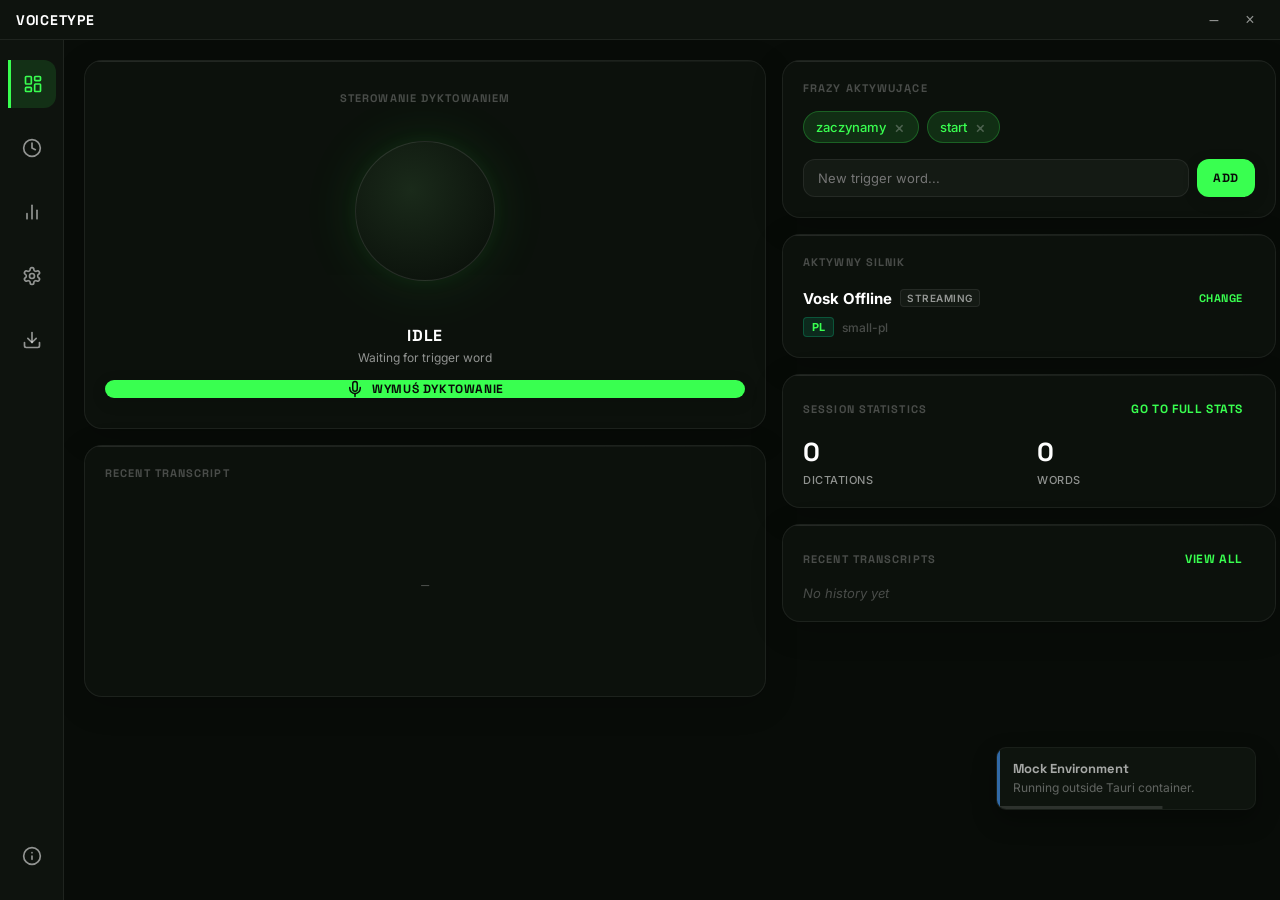
<file: src/index.html>
<!DOCTYPE html>
<html lang="en">
<head>
    <meta charset="UTF-8">
    <meta name="viewport" content="width=device-width, initial-scale=1.0">
    <title>VoiceType</title>
    <link rel="preconnect" href="https://fonts.googleapis.com">
    <link rel="preconnect" href="https://fonts.gstatic.com" crossorigin>
    <link href="https://fonts.googleapis.com/css2?family=Space+Grotesk:wght@700;800&family=Inter:wght@400;500&family=JetBrains+Mono:wght@400&display=swap" rel="stylesheet">
    <link rel="stylesheet" href="./styles/reset.css">
    <link rel="stylesheet" href="./styles/variables.css">
    <link rel="stylesheet" href="./styles/app.css">
    <style>
        #loading-screen {
            position: fixed;
            top: 0;
            left: 0;
            width: 100vw;
            height: 100vh;
            background: radial-gradient(circle at center, var(--bg-secondary, #0e130e) 0%, var(--bg-primary, #080c08) 100%);
            display: flex;
            flex-direction: column;
            align-items: center;
            justify-content: center;
            z-index: 999999;
            opacity: 1;
            transition: opacity 0.4s cubic-bezier(0.25, 1, 0.5, 1), visibility 0.4s;
            visibility: visible;
            user-select: none;
            -webkit-user-select: none;
        }
        #loading-screen.fade-out {
            opacity: 0;
            visibility: hidden;
            pointer-events: none;
        }
        .loading-content {
            display: flex;
            flex-direction: column;
            align-items: center;
            justify-content: center;
            text-align: center;
            transform: translateY(-20px);
        }
        .loading-orb-container {
            position: relative;
            width: 130px;
            height: 130px;
            display: flex;
            align-items: center;
            justify-content: center;
            margin-bottom: 24px;
        }
        .loading-orb {
            width: 80px;
            height: 80px;
            border-radius: 50%;
            background: radial-gradient(circle at 35% 35%, var(--accent-green, #39ff50) 0%, var(--accent-magenta, #e0147a) 70%, #000000 100%);
            box-shadow: 0 0 35px var(--accent-green-dim, rgba(57,255,80,0.25)), 0 0 70px rgba(224,20,122,0.15);
            animation: loading-orb-morph 4s ease-in-out infinite alternate, loading-orb-pulse 2s ease-in-out infinite alternate;
            position: relative;
            z-index: 2;
            border: 1px solid rgba(255, 255, 255, 0.1);
        }
        .loading-orb-glow {
            position: absolute;
            width: 90px;
            height: 90px;
            border-radius: 50%;
            filter: blur(25px);
            opacity: 0.25;
            background: linear-gradient(135deg, var(--accent-green, #39ff50), var(--accent-magenta, #e0147a));
            animation: loading-glow-pulse 2s ease-in-out infinite alternate;
        }
        .loading-title {
            font-family: 'Space Grotesk', sans-serif;
            font-size: 2.2rem;
            font-weight: 800;
            letter-spacing: -0.02em;
            text-transform: uppercase;
            margin: 0 0 4px 0;
            background: linear-gradient(135deg, var(--accent-green, #39ff50), #ffffff 50%, var(--accent-magenta, #e0147a));
            -webkit-background-clip: text;
            -webkit-text-fill-color: transparent;
            filter: drop-shadow(0 2px 10px rgba(57,255,80,0.15));
        }
        .loading-spinner {
            width: 20px;
            height: 20px;
            border: 2px solid rgba(255, 255, 255, 0.05);
            border-top: 2px solid var(--accent-green, #39ff50);
            border-radius: 50%;
            animation: loading-spin 1s linear infinite;
            margin: 16px 0;
        }
        .loading-status {
            font-family: 'Inter', sans-serif;
            font-size: 0.85rem;
            font-weight: 500;
            letter-spacing: 0.05em;
            color: var(--text-secondary, rgba(255, 255, 255, 0.55));
            text-transform: uppercase;
            margin: 0;
        }
        @keyframes loading-orb-morph {
            0% { border-radius: 50%; }
            50% { border-radius: 55% 45% 65% 35% / 45% 55% 35% 65%; }
            100% { border-radius: 45% 55% 35% 65% / 55% 45% 65% 35%; }
        }
        @keyframes loading-orb-pulse {
            0% { transform: scale(0.96); }
            100% { transform: scale(1.04); }
        }
        @keyframes loading-glow-pulse {
            0% { opacity: 0.15; transform: scale(0.9); }
            100% { opacity: 0.35; transform: scale(1.15); }
        }
        @keyframes loading-spin {
            0% { transform: rotate(0deg); }
            100% { transform: rotate(360deg); }
        }
    </style>
</head>
<body>
    <!-- Loading Screen Overlay -->
    <div id="loading-screen" data-tauri-drag-region>
        <div class="loading-content" data-tauri-drag-region>
            <div class="loading-orb-container" data-tauri-drag-region>
                <div class="loading-orb"></div>
                <div class="loading-orb-glow"></div>
            </div>
            <h1 class="loading-title" data-i18n="loading.title" data-tauri-drag-region>VoiceType</h1>
            <div class="loading-spinner"></div>
            <p class="loading-status" data-i18n="loading.status" data-tauri-drag-region>Initializing...</p>
        </div>
    </div>

    <!-- Titlebar -->
    <div class="titlebar" data-tauri-drag-region>
        <div class="titlebar-title" style="pointer-events: none;">VoiceType</div>
        <div class="titlebar-controls">
            <button class="titlebar-btn" id="minimize-btn">–</button>
            <button class="titlebar-btn close" id="close-btn">×</button>
        </div>
    </div>

    <!-- Application Body -->
    <div class="app-body">
        <!-- Sidebar Navigation -->
        <div class="sidebar">
            <button class="sidebar-btn active" id="nav-dashboard" data-page="dashboard" data-i18n="nav.dashboard" data-i18n-attr="data-tooltip" data-tooltip="Dashboard">
                <svg viewBox="0 0 24 24" fill="none" stroke="currentColor" stroke-width="2" stroke-linecap="round" stroke-linejoin="round"><rect width="7" height="9" x="3" y="3" rx="1"/><rect width="7" height="5" x="14" y="3" rx="1"/><rect width="7" height="9" x="14" y="12" rx="1"/><rect width="7" height="5" x="3" y="16" rx="1"/></svg>
            </button>
            <button class="sidebar-btn" id="nav-history" data-page="history" data-i18n="nav.history" data-i18n-attr="data-tooltip" data-tooltip="History">
                <svg viewBox="0 0 24 24" fill="none" stroke="currentColor" stroke-width="2" stroke-linecap="round" stroke-linejoin="round"><circle cx="12" cy="12" r="10"/><polyline points="12 6 12 12 16 14"/></svg>
            </button>
            <button class="sidebar-btn" id="nav-stats" data-page="stats" data-i18n="nav.stats" data-i18n-attr="data-tooltip" data-tooltip="Statistics">
                <svg viewBox="0 0 24 24" fill="none" stroke="currentColor" stroke-width="2" stroke-linecap="round" stroke-linejoin="round"><line x1="18" y1="20" x2="18" y2="10"/><line x1="12" y1="20" x2="12" y2="4"/><line x1="6" y1="20" x2="6" y2="14"/></svg>
            </button>
            <button class="sidebar-btn" id="nav-settings" data-page="settings" data-i18n="nav.settings" data-i18n-attr="data-tooltip" data-tooltip="Settings">
                <svg viewBox="0 0 24 24" fill="none" stroke="currentColor" stroke-width="2" stroke-linecap="round" stroke-linejoin="round"><path d="M12.22 2h-.44a2 2 0 0 0-2 2v.18a2 2 0 0 1-1 1.73l-.43.25a2 2 0 0 1-2 0l-.15-.08a2 2 0 0 0-2.73.73l-.22.38a2 2 0 0 0 .73 2.73l.15.1a2 2 0 0 1 1 1.72v.51a2 2 0 0 1-1 1.74l-.15.09a2 2 0 0 0-.73 2.73l.22.38a2 2 0 0 0 2.73.73l.15-.08a2 2 0 0 1 2 0l.43.25a2 2 0 0 1 1 1.73V20a2 2 0 0 0 2 2h.44a2 2 0 0 0 2-2v-.18a2 2 0 0 1 1-1.73l.43-.25a2 2 0 0 1 2 0l.15.08a2 2 0 0 0 2.73-.73l.22-.39a2 2 0 0 0-.73-2.73l-.15-.08a2 2 0 0 1-1-1.74v-.5a2 2 0 0 1 1-1.74l.15-.1a2 2 0 0 0 .73-2.73l-.22-.38a2 2 0 0 0-2.73-.73l-.15.08a2 2 0 0 1-2 0l-.43-.25a2 2 0 0 1-1-1.73V4a2 2 0 0 0-2-2z"/><circle cx="12" cy="12" r="3"/></svg>
            </button>
            <button class="sidebar-btn" id="nav-downloads" data-page="downloads" data-i18n="nav.downloads" data-i18n-attr="data-tooltip" data-tooltip="Downloads">
                <svg viewBox="0 0 24 24" fill="none" stroke="currentColor" stroke-width="2" stroke-linecap="round" stroke-linejoin="round"><path d="M21 15v4a2 2 0 0 1-2 2H5a2 2 0 0 1-2-2v-4"/><polyline points="7 10 12 15 17 10"/><line x1="12" y1="15" x2="12" y2="3"/></svg>
            </button>
            <div class="sidebar-spacer"></div>
            <button class="sidebar-btn" id="nav-about" data-page="about" data-i18n="nav.about" data-i18n-attr="data-tooltip" data-tooltip="About">
                <svg viewBox="0 0 24 24" fill="none" stroke="currentColor" stroke-width="2" stroke-linecap="round" stroke-linejoin="round"><circle cx="12" cy="12" r="10"/><path d="M12 16v-4"/><path d="M12 8h.01"/></svg>
            </button>
        </div>

        <!-- Main Content Area -->
        <div class="content-area">
            <!-- Global Processing Banner -->
            <div class="global-processing-banner" id="global-processing-banner" style="display: none;">
                <div class="processing-spinner"></div>
                <div class="processing-text-content">
                    <span class="processing-title" id="processing-banner-title" data-i18n="downloads.banner.processing">Przetwarzanie w toku... Proszę czekać, aplikacja pracują w tle.</span>
                    <span class="processing-detail" id="processing-banner-detail"></span>
                </div>
            </div>

            <!-- DASHBOARD PAGE -->
            <div class="page active" id="page-dashboard">
                <div class="dashboard-grid">
                    <!-- Left Column -->
                    <div class="dashboard-left">
                        <!-- Orb Status Card -->
                        <div class="card card-orb" id="card-dictation-control" style="position: relative;">
                            <div class="card-title" data-i18n="dash.dictation_control">Sterowanie dyktowaniem</div>
                            <div class="orb-container">
                                <div class="orb idle" id="status-orb"></div>
                                <div class="orb-glow"></div>
                            </div>
                            <div class="status-text" id="status-text" data-i18n="dash.status.idle">Ready to dictate</div>
                            <div class="status-subtext" id="status-subtext" data-i18n="dash.substatus.idle">Say trigger word or click orb to start</div>
                            <button class="btn-primary" id="btn-force-dictate" style="margin-top: 15px; width: 100%; display: flex; align-items: center; justify-content: center; gap: 8px;">
                                <svg viewBox="0 0 24 24" width="18" height="18" fill="none" stroke="currentColor" stroke-width="2" stroke-linecap="round" stroke-linejoin="round"><path d="M12 2a3 3 0 0 0-3 3v7a3 3 0 0 0 6 0V5a3 3 0 0 0-3-3z"/><path d="M19 10v1a7 7 0 0 1-14 0v-1"/><line x1="12" y1="19" x2="12" y2="22"/></svg>
                                <span data-i18n="dash.btn.force">Wymuś dyktowanie</span>
                            </button>
                            <!-- Disabled overlay during model download -->
                            <div id="dictation-disabled-overlay" style="display: none; position: absolute; top: 0; left: 0; right: 0; bottom: 0; background: var(--bg-overlay); backdrop-filter: blur(4px); border-radius: 12px; flex-direction: column; align-items: center; justify-content: center; padding: 20px; text-align: center; z-index: 10;">
                                <svg width="32" height="32" viewBox="0 0 24 24" fill="none" stroke="#f59e0b" stroke-width="2" style="margin-bottom: 12px;"><path d="M12 9v4M12 17h.01M10.29 3.86L1.82 18a2 2 0 001.71 3h16.94a2 2 0 001.71-3L13.71 3.86a2 2 0 00-3.42 0z"/></svg>
                                <span id="dictation-disabled-text" style="font-size: 13px; font-weight: 600; color: var(--text-primary); line-height: 1.5; margin-bottom: 15px;" data-i18n="dash.overlay.downloading_model">Nie można używać dyktowania, dopóki model się nie pobierze.</span>
                                <button class="btn-primary" id="btn-overlay-go-to-downloads" style="display: none; font-size: 12px; padding: 8px 16px; border-radius: 8px; cursor: pointer; font-weight: 600; width: auto; max-width: 220px; margin-top: 5px;" data-i18n="dash.overlay.btn_download">Przejdź do Pobierania</button>
                            </div>
                        </div>

                        <!-- Live Transcript Card -->
                        <div class="card card-transcript">
                            <div class="card-title" data-i18n="dash.recent_transcript">Recent Transcript</div>
                            <div class="transcript-container" id="transcript-container">
                                <div class="transcript-placeholder" id="transcript-placeholder">—</div>
                            </div>
                        </div>
                    </div>

                    <!-- Right Column -->
                    <div class="dashboard-right">
                        <!-- Trigger Words Card -->
                        <div class="card">
                            <div class="card-title" data-i18n="dash.trigger_words">Frazy aktywujące</div>
                            <div class="chips-container" id="trigger-chips-container">
                                <!-- Chips will be rendered dynamically -->
                            </div>
                            <div class="input-group">
                                <input type="text" class="input-field" id="trigger-input" placeholder="New trigger word..." data-i18n="dash.trigger_input_placeholder" data-i18n-attr="placeholder">
                                <button class="btn-primary" id="trigger-add-btn" data-i18n="dash.trigger_add_btn">Add</button>
                            </div>
                        </div>

                        <!-- Active Engine Card -->
                        <div class="card">
                            <div class="card-title" data-i18n="dash.active_engine">Aktywny silnik</div>
                            <div class="engine-info-row">
                                <div class="engine-details" style="display: flex; flex-direction: column; gap: 6px; width: 100%;">
                                    <div style="display: flex; align-items: center; justify-content: space-between; width: 100%;">
                                        <div style="display: flex; align-items: center; gap: 8px;">
                                            <div class="engine-name" id="engine-name">Loading...</div>
                                            <span class="engine-badge" id="engine-badge">Batch</span>
                                            <div id="dashboard-gpu-warning" style="display: none; align-items: center; justify-content: center; cursor: pointer; color: #f59e0b;" title="">
                                                <svg width="16" height="16" viewBox="0 0 24 24" fill="none" stroke="currentColor" stroke-width="2.5" stroke-linecap="round" stroke-linejoin="round"><path d="M10.29 3.86L1.82 18a2 2 0 001.71 3h16.94a2 2 0 001.71-3L13.71 3.86a2 2 0 00-3.42 0z"></path><line x1="12" y1="9" x2="12" y2="13"></line><line x1="12" y1="17" x2="12.01" y2="17"></line></svg>
                                            </div>
                                        </div>
                                        <button class="btn-text-accent" id="engine-change-btn" data-i18n="dash.change_engine">Change</button>
                                    </div>
                                    <div style="display: flex; align-items: center; gap: 8px; font-size: 12px;" id="engine-sub-details">
                                        <span id="engine-lang-badge" style="background: rgba(16,185,129,0.15); border: 1px solid rgba(16,185,129,0.3); padding: 2px 8px; border-radius: 4px; font-weight: 700; color: var(--accent-green); text-transform: uppercase; font-size: 11px;">PL</span>
                                        <span id="engine-model-short" style="color: var(--text-secondary); font-size: 12px; font-weight: 500;">model-small</span>
                                    </div>
                                    <div id="dashboard-engine-download-status" style="display: none; margin-top: 6px;">
                                        <div class="progress-bar-bg" style="background: rgba(255,255,255,0.08); height: 6px; border-radius: 3px; overflow: hidden; width: 100%;">
                                            <div id="dashboard-engine-progress-fill" style="width: 0%; height: 100%; background: var(--accent-green); transition: width 0.2s;"></div>
                                        </div>
                                        <div style="display: flex; justify-content: space-between; margin-top: 4px; font-size: 11px; color: var(--text-muted);">
                                            <span id="dashboard-engine-progress-text">Pobieranie modelu...</span>
                                            <span id="dashboard-engine-progress-percent">0%</span>
                                        </div>
                                    </div>
                                </div>
                            </div>
                        </div>

                        <!-- Session Statistics Card -->
                        <div class="card">
                            <div class="card-title" style="display: flex; justify-content: space-between; align-items: center; margin-bottom: 12px;">
                                <span data-i18n="dash.session_stats">Session Statistics</span>
                                <button class="btn-text-accent" id="dashboard-view-stats-btn" style="font-size: 12px; background: none; border: none; cursor: pointer; color: var(--accent-green);" data-i18n="dash.full_stats">Go to full stats</button>
                            </div>
                            <div class="stats-grid">
                                <div class="stat-item">
                                    <div class="stat-val" id="stat-dictations">0</div>
                                    <div class="stat-lbl" data-i18n="dash.stat.dictations">Dictations</div>
                                </div>
                                <div class="stat-item">
                                    <div class="stat-val" id="stat-words">0</div>
                                    <div class="stat-lbl" data-i18n="dash.stat.words_simple">Words</div>
                                </div>
                            </div>
                        </div>

                        <!-- Recent History Card -->
                        <div class="card">
                            <div class="card-title" style="display: flex; justify-content: space-between; align-items: center; margin-bottom: 12px;">
                                <span data-i18n="dash.recent_history">Recent Transcripts</span>
                                <button class="btn-text-accent" id="dashboard-view-history-btn" style="font-size: 12px; background: none; border: none; cursor: pointer; color: var(--accent-green);" data-i18n="dash.view_all">View All</button>
                            </div>
                            <div id="dashboard-history-list" style="display: flex; flex-direction: column; gap: 12px;">
                                <div style="color: var(--text-muted); font-size: 13px; font-style: italic;" data-i18n="dash.no_history">No history yet</div>
                            </div>
                        </div>
                    </div>
                </div>
            </div>

            <!-- SETTINGS PAGE -->
            <div class="page" id="page-settings">
                <div class="settings-layout">
                    <!-- Settings sub-navigation tabs -->
                    <div class="settings-tabs">
                        <button class="settings-tab-btn active" data-tab="general" data-i18n="settings.tab.general">General</button>
                        <button class="settings-tab-btn" data-tab="engine" data-i18n="settings.tab.engine">Speech Engine</button>
                        <button class="settings-tab-btn" data-tab="appearance" data-i18n="settings.tab.appearance">Appearance</button>
                    </div>

                    <!-- General Settings Section -->
                    <div class="settings-tab-content active" id="settings-tab-general">
                        <div class="settings-grid">
                            <!-- Card 1: Trigger Words -->
                            <div class="card">
                                <div class="card-title" data-i18n="settings.trigger.title">Frazy aktywujące</div>
                                <div class="chips-container" id="settings-trigger-chips"></div>
                                <div class="input-group" style="margin-bottom: 16px;">
                                    <input type="text" class="input-field" id="settings-trigger-input" placeholder="Add trigger word..." data-i18n="settings.trigger.placeholder" data-i18n-attr="placeholder">
                                    <button class="btn-primary" id="settings-trigger-add-btn" data-i18n="settings.trigger.btn_add">Add</button>
                                </div>
                                <label class="checkbox-container">
                                    <input type="checkbox" id="settings-trigger-fuzzy">
                                    <span class="checkbox-label" data-i18n="settings.trigger.fuzzy">Fuzzy matching (toleruje błędy wymowy, ±2 litery)</span>
                                </label>
                                <label class="checkbox-container" style="margin-top: 10px;">
                                    <input type="checkbox" id="settings-trigger-translate">
                                    <span class="checkbox-label" data-i18n="settings.trigger.translate">Tłumacz frazy aktywujące na język silnika</span>
                                </label>
                                <label class="checkbox-container" style="margin-top: 10px;">
                                    <input type="checkbox" id="settings-trigger-no-wake-word">
                                    <span class="checkbox-label" data-i18n="settings.trigger.no_wake_word">[Experimental] Speak without wake word</span>
                                </label>
                            </div>

                            <!-- Card 2: Dictation Stopping -->
                            <div class="card">
                                <div class="card-title" data-i18n="settings.stop.title">Zatrzymanie dyktowania</div>
                                <div class="chips-container" id="settings-stop-chips"></div>
                                <div class="input-group" style="margin-bottom: 16px;">
                                    <input type="text" class="input-field" id="settings-stop-input" placeholder="Add stop word..." data-i18n="settings.stop.placeholder" data-i18n-attr="placeholder">
                                    <button class="btn-primary" id="settings-stop-add-btn" data-i18n="settings.stop.btn_add">Add</button>
                                </div>
                                <div class="slider-container" style="margin-bottom: 16px;">
                                    <div class="slider-header">
                                        <span class="slider-label" data-i18n="settings.stop.silence_limit">Limit ciszy</span>
                                        <span class="slider-value" id="silence-timeout-val">1500 ms</span>
                                    </div>
                                    <input type="range" id="settings-silence-timeout" min="500" max="5000" step="100" value="1500">
                                </div>
                                <label class="checkbox-container">
                                    <input type="checkbox" id="settings-stop-word-remove">
                                    <span class="checkbox-label" data-i18n="settings.stop.remove_word">Usuń stop word z wpisanego tekstu</span>
                                </label>
                            </div>

                            <!-- Card 3: Behavior & Language -->
                            <div class="card">
                                <div class="card-title" data-i18n="settings.behavior.title">Zachowanie i System</div>
                                <div class="form-group" style="margin-bottom: 16px;">
                                    <label class="form-label" data-i18n="settings.lang.label">Język aplikacji</label>
                                    <select class="input-field" id="settings-app-language" style="width: 100%;">
                                        <option value="en">English</option>
                                        <option value="pl">Polski</option>
                                    </select>
                                </div>
                                <div class="form-group" style="margin-bottom: 16px;">
                                    <label class="form-label" data-i18n="settings.mic.label">Mikrofon</label>
                                    <select class="input-field" id="settings-audio-device" style="width: 100%;">
                                        <option value="default" data-i18n="settings.mic.default">Default Device</option>
                                    </select>
                                </div>
                                <div class="mic-test-container" style="margin-bottom: 16px;">
                                    <button type="button" class="btn-secondary-custom" id="btn-toggle-mic-test" style="width: 100%;">
                                        <svg xmlns="http://www.w3.org/2000/svg" width="16" height="16" viewBox="0 0 24 24" fill="none" stroke="currentColor" stroke-width="2" stroke-linecap="round" stroke-linejoin="round" class="lucide lucide-play"><polygon points="6 3 20 12 6 21 6 3"/></svg>
                                        <span data-i18n="settings.mic_test.start">Testuj mikrofon</span>
                                    </button>
                                    <div id="mic-test-details" style="display: none; margin-top: 12px; flex-direction: column; gap: 12px;">
                                        <label class="checkbox-container">
                                            <input type="checkbox" id="settings-mic-test-loopback" checked>
                                            <span class="checkbox-label" data-i18n="settings.mic_test.loopback">Odsłuch w słuchawkach/głośnikach</span>
                                        </label>
                                        <div style="display: flex; flex-direction: column; gap: 4px;">
                                            <div style="display: flex; justify-content: space-between; font-size: 11px; color: var(--text-secondary);">
                                                <span data-i18n="settings.mic_test.level">Poziom głośności</span>
                                                <span id="mic-test-level-val">0%</span>
                                            </div>
                                            <div class="mic-level-bar-bg">
                                                <div id="mic-level-bar-fill" class="mic-level-bar-fill"></div>
                                            </div>
                                        </div>
                                    </div>
                                </div>
                                <div style="display: flex; flex-direction: column; gap: 12px; margin-bottom: 16px;">
                                    <label class="checkbox-container">
                                        <input type="checkbox" id="settings-autostart">
                                        <span class="checkbox-label" data-i18n="settings.autostart">Autostart z Windows</span>
                                    </label>
                                    <label class="checkbox-container">
                                        <input type="checkbox" id="settings-clipboard-fallback">
                                        <span class="checkbox-label" data-i18n="settings.clipboard_fallback">Kopiuj do schowka gdy brak pola tekstowego</span>
                                    </label>
                                    <label class="checkbox-container">
                                        <input type="checkbox" id="settings-clipboard-toast">
                                        <span class="checkbox-label" data-i18n="settings.clipboard_toast">Pokaż komunikat przy kopiowaniu</span>
                                    </label>
                                    <label class="checkbox-container">
                                        <input type="checkbox" id="settings-auto-enter">
                                        <span class="checkbox-label" data-i18n="settings.auto_enter">Automatycznie naciśnij Enter po zakończeniu dyktowania</span>
                                    </label>
                                    <label class="checkbox-container">
                                        <input type="checkbox" id="settings-instant-paste">
                                        <span class="checkbox-label" data-i18n="settings.instant_paste">Wklejaj tekst natychmiast zamiast wpisywać znak po znaku</span>
                                    </label>
                                </div>
                                <div class="slider-container">
                                    <div class="slider-header">
                                        <span class="slider-label" data-i18n="settings.start_delay">Opóźnienie startu</span>
                                        <span class="slider-value" id="start-delay-val">0 ms</span>
                                    </div>
                                    <input type="range" id="settings-start-delay" min="0" max="500" step="10" value="0">
                                </div>
                            </div>

                            <!-- Card 4: Toast Notifications -->
                            <div class="card" style="padding: 16px; align-self: start;">
                                <div class="card-title" data-i18n="settings.toast.title" style="margin-bottom: 12px;">Toast Notification Settings</div>
                                <div style="display: flex; flex-direction: column; gap: 8px;">
                                    
                                    <!-- Header Row -->
                                    <div style="display: grid; grid-template-columns: 80px 90px 1fr 70px; gap: 12px; font-size: 10px; font-weight: 700; color: var(--text-muted); text-transform: uppercase; letter-spacing: 0.05em; border-bottom: 1px solid var(--border-subtle); padding-bottom: 6px; margin-bottom: 4px;">
                                        <div data-i18n="settings.toast.col.type">Type</div>
                                        <div data-i18n="settings.toast.col.mode">Mode</div>
                                        <div data-i18n="settings.toast.col.duration">Duration (s)</div>
                                        <div data-i18n="settings.toast.col.hover" style="text-align: right;">Renew</div>
                                    </div>
                                    
                                    <!-- Success Row -->
                                    <div class="toast-settings-row" id="toast-row-success" style="display: grid; grid-template-columns: 80px 90px 1fr 70px; gap: 12px; align-items: center; padding: 2px 0;">
                                        <div style="display: flex; align-items: center; gap: 8px;">
                                            <span style="width: 8px; height: 8px; border-radius: 50%; background-color: #39ff50; box-shadow: 0 0 6px #39ff50; flex-shrink: 0;"></span>
                                            <span style="font-size: 12px; font-weight: 600;" data-i18n="settings.toast.type.success">Success</span>
                                        </div>
                                        <div>
                                            <select class="input-field" id="toast-mode-success" style="width: 100%; padding: 4px 6px; font-size: 11px; height: 26px;">
                                                <option value="timer" data-i18n="settings.toast.close_mode.timer_short">Timer</option>
                                                <option value="manual" data-i18n="settings.toast.close_mode.manual_short">Manual</option>
                                            </select>
                                        </div>
                                        <div style="display: flex; align-items: center; gap: 8px;">
                                            <input type="range" id="toast-duration-success" min="1" max="10" step="0.5" value="3" style="flex: 1; height: 4px; accent-color: var(--accent-green);">
                                            <span id="toast-duration-val-success" style="font-size: 11px; font-family: monospace; min-width: 28px; color: var(--text-secondary); text-align: right;">3.0s</span>
                                        </div>
                                        <div style="display: flex; justify-content: flex-end; align-items: center; padding-right: 8px;">
                                            <label class="checkbox-container" style="cursor: pointer; margin: 0; padding: 0;">
                                                <input type="checkbox" id="toast-hover-success" checked>
                                                <span class="checkbox-label" style="display:none;"></span>
                                            </label>
                                        </div>
                                    </div>

                                    <!-- Info Row -->
                                    <div class="toast-settings-row" id="toast-row-info" style="display: grid; grid-template-columns: 80px 90px 1fr 70px; gap: 12px; align-items: center; padding: 2px 0;">
                                        <div style="display: flex; align-items: center; gap: 8px;">
                                            <span style="width: 8px; height: 8px; border-radius: 50%; background-color: #4a9eff; box-shadow: 0 0 6px #4a9eff; flex-shrink: 0;"></span>
                                            <span style="font-size: 12px; font-weight: 600;" data-i18n="settings.toast.type.info">Info</span>
                                        </div>
                                        <div>
                                            <select class="input-field" id="toast-mode-info" style="width: 100%; padding: 4px 6px; font-size: 11px; height: 26px;">
                                                <option value="timer" data-i18n="settings.toast.close_mode.timer_short">Timer</option>
                                                <option value="manual" data-i18n="settings.toast.close_mode.manual_short">Manual</option>
                                            </select>
                                        </div>
                                        <div style="display: flex; align-items: center; gap: 8px;">
                                            <input type="range" id="toast-duration-info" min="1" max="10" step="0.5" value="3" style="flex: 1; height: 4px; accent-color: var(--accent-green);">
                                            <span id="toast-duration-val-info" style="font-size: 11px; font-family: monospace; min-width: 28px; color: var(--text-secondary); text-align: right;">3.0s</span>
                                        </div>
                                        <div style="display: flex; justify-content: flex-end; align-items: center; padding-right: 8px;">
                                            <label class="checkbox-container" style="cursor: pointer; margin: 0; padding: 0;">
                                                <input type="checkbox" id="toast-hover-info" checked>
                                                <span class="checkbox-label" style="display:none;"></span>
                                            </label>
                                        </div>
                                    </div>

                                    <!-- Error Row -->
                                    <div class="toast-settings-row" id="toast-row-error" style="display: grid; grid-template-columns: 80px 90px 1fr 70px; gap: 12px; align-items: center; padding: 2px 0;">
                                        <div style="display: flex; align-items: center; gap: 8px;">
                                            <span style="width: 8px; height: 8px; border-radius: 50%; background-color: #ff3b3b; box-shadow: 0 0 6px #ff3b3b; flex-shrink: 0;"></span>
                                            <span style="font-size: 12px; font-weight: 600;" data-i18n="settings.toast.type.error">Error</span>
                                        </div>
                                        <div>
                                            <select class="input-field" id="toast-mode-error" style="width: 100%; padding: 4px 6px; font-size: 11px; height: 26px;">
                                                <option value="timer" data-i18n="settings.toast.close_mode.timer_short">Timer</option>
                                                <option value="manual" data-i18n="settings.toast.close_mode.manual_short">Manual</option>
                                            </select>
                                        </div>
                                        <div style="display: flex; align-items: center; gap: 8px;">
                                            <input type="range" id="toast-duration-error" min="1" max="10" step="0.5" value="5" style="flex: 1; height: 4px; accent-color: var(--accent-green);">
                                            <span id="toast-duration-val-error" style="font-size: 11px; font-family: monospace; min-width: 28px; color: var(--text-secondary); text-align: right;">5.0s</span>
                                        </div>
                                        <div style="display: flex; justify-content: flex-end; align-items: center; padding-right: 8px;">
                                            <label class="checkbox-container" style="cursor: pointer; margin: 0; padding: 0;">
                                                <input type="checkbox" id="toast-hover-error" checked>
                                                <span class="checkbox-label" style="display:none;"></span>
                                            </label>
                                        </div>
                                    </div>
                                </div>
                            </div>
                        </div>
                    </div>

                    <!-- Speech Engine Section -->
                    <div class="settings-tab-content" id="settings-tab-engine">
                        <!-- Language Selector -->
                        <div class="card" style="margin-bottom: 24px;">
                            <div class="card-title" data-i18n="settings.engine.lang_title">Język rozpoznawania mowy</div>
                            <div class="form-group" style="margin-top: 10px;">
                                <select class="input-field" id="settings-engine-language" style="width: 100%;">
                                    <option value="pl">Polski</option>
                                    <option value="en">English</option>
                                    <option value="de">Deutsch</option>
                                    <option value="fr">Français</option>
                                    <option value="es">Español</option>
                                    <option value="it">Italiano</option>
                                    <option value="ru">Русский</option>
                                </select>
                            </div>
                        </div>

                        <div class="engine-section-header" data-i18n="engines.offline_header">OFFLINE ENGINES - PREFEROWANE DLA CPU</div>
                        <div class="engine-grid offline">
                            <!-- Vosk Card -->
                            <div class="engine-card active" id="engine-card-vosk" data-engine-id="vosk">
                                <div class="engine-card-header">
                                    <div class="engine-card-name">Vosk</div>
                                    <span class="engine-card-badge active" data-i18n="engines.badge.active">Aktywny</span>
                                </div>
                                <div class="engine-card-desc" data-i18n="engines.card.vosk.desc">Szybki live typing / Niskie zużycie RAM</div>
                                <div class="engine-card-target" data-i18n="engines.card.vosk.target">Dla: słabsze PC, płynne dyktowanie na żywo</div>
                            </div>
                            <!-- Sherpa ONNX Card -->
                            <div class="engine-card" id="engine-card-sherpa-onnx" data-engine-id="sherpa_onnx">
                                <div class="engine-card-header">
                                    <div class="engine-card-name">Sherpa-ONNX</div>
                                    <span class="engine-card-badge" data-i18n="engines.badge.select">Wybierz</span>
                                </div>
                                <div class="engine-card-desc" data-i18n="engines.card.sherpa.desc">Next-Gen Kaldi / Niskie opóźnienie</div>
                                <div class="engine-card-target" data-i18n="engines.card.sherpa.target">Dla: zoptymalizowana praca na CPU (ONNX)</div>
                            </div>
                            <!-- Whisper cpp Card -->
                            <div class="engine-card" id="engine-card-whisper" data-engine-id="whisper">
                                <div class="engine-card-header">
                                    <div class="engine-card-name">Whisper.cpp</div>
                                    <span class="engine-card-badge" data-i18n="engines.badge.select">Wybierz</span>
                                </div>
                                <div class="engine-card-desc" data-i18n="engines.card.whisper.desc">Wysoka dokładność / Bez zewnętrznych zależności</div>
                                <div class="engine-card-target" data-i18n="engines.card.whisper.target">Dla: praca na CPU, natywny kod bez Pythona</div>
                            </div>
                        </div>

                        <div class="engine-section-header" style="margin-top: 24px;" data-i18n="engines.offline_gpu_header">OFFLINE ENGINES - AKCELERACJA GPU (CUDA)</div>
                        <div class="engine-grid offline">
                            <!-- Faster Whisper Card -->
                            <div class="engine-card" id="engine-card-faster-whisper" data-engine-id="faster_whisper">
                                <div class="engine-card-header">
                                    <div class="engine-card-name">Faster-Whisper</div>
                                    <span class="engine-card-badge" data-i18n="engines.badge.select">Wybierz</span>
                                </div>
                                <div class="engine-card-desc" data-i18n="engines.card.faster_whisper.desc">Najwyższa szybkość i jakość / Obsługa GPU (CUDA)</div>
                                <div class="engine-card-target" data-i18n="engines.card.faster_whisper.target">Dla: gracze i PC z kartą graficzną NVIDIA (GPU)</div>
                            </div>
                        </div>

                        <div class="engine-section-header" style="margin-top: 24px;" data-i18n="engines.online_header">ONLINE ENGINES</div>
                        <div class="engine-grid online">
                            <!-- Deepgram -->
                            <div class="engine-card compact" id="engine-card-deepgram" data-engine-id="deepgram">
                                <div class="engine-card-header">
                                    <div class="engine-card-name">Deepgram</div>
                                    <span class="engine-card-badge" data-i18n="engines.badge.select">Wybierz</span>
                                </div>
                                <div class="engine-card-desc" data-i18n="engines.card.deepgram.desc">Najlepsza latencja, live typing</div>
                            </div>
                            <!-- AssemblyAI -->
                            <div class="engine-card compact" id="engine-card-assemblyai" data-engine-id="assemblyai">
                                <div class="engine-card-header">
                                    <div class="engine-card-name">AssemblyAI</div>
                                    <span class="engine-card-badge" data-i18n="engines.badge.select">Wybierz</span>
                                </div>
                                <div class="engine-card-desc" data-i18n="engines.card.assemblyai.desc">Dobra jakość, łatwe API</div>
                            </div>
                            <!-- OpenAI Whisper -->
                            <div class="engine-card compact" id="engine-card-openai" data-engine-id="openai">
                                <div class="engine-card-header">
                                    <div class="engine-card-name">OpenAI Whisper</div>
                                    <span class="engine-card-badge" data-i18n="engines.badge.select">Wybierz</span>
                                </div>
                                <div class="engine-card-desc" data-i18n="engines.card.openai.desc">Znany provider, brak live typing</div>
                            </div>
                            <!-- Google STT -->
                            <div class="engine-card compact" id="engine-card-google" data-engine-id="google">
                                <div class="engine-card-header">
                                    <div class="engine-card-name">Google STT</div>
                                    <span class="engine-card-badge" data-i18n="engines.badge.select">Wybierz</span>
                                </div>
                                <div class="engine-card-desc" data-i18n="engines.card.google.desc">Najlepszy dla wielu języków</div>
                            </div>
                            <!-- Azure Speech -->
                            <div class="engine-card compact" id="engine-card-azure" data-engine-id="azure">
                                <div class="engine-card-header">
                                    <div class="engine-card-name">Azure Speech</div>
                                    <span class="engine-card-badge" data-i18n="engines.badge.select">Wybierz</span>
                                </div>
                                <div class="engine-card-desc" data-i18n="engines.card.azure.desc">Szybki streaming Microsoft Azure</div>
                            </div>
                        </div>

                        <!-- Configuration Panel -->
                        <div class="card config-panel" style="margin-top: 24px;" id="engine-config-card">
                            <div class="card-title" id="config-panel-title">Konfiguracja: Vosk</div>
                            
                            <!-- Vosk Configuration Panel -->
                            <div class="config-fields" id="config-fields-vosk">
                                <div class="radio-group" style="margin-bottom: 16px;">
                                    <label class="radio-container">
                                        <input type="radio" name="vosk-model-size" value="small" checked>
                                        <span class="radio-label" data-i18n="engines.vosk.model.small">Mikro (small - 50 MB)</span>
                                    </label>
                                    <label class="radio-container">
                                        <input type="radio" name="vosk-model-size" value="standard">
                                        <span class="radio-label" data-i18n="engines.vosk.model.standard">Standardowy (big - 1.2 GB)</span>
                                    </label>
                                </div>
                                <div class="status-row" style="margin-bottom: 16px;">
                                    <div class="status-label"><span data-i18n="engines.vosk.status_label">Status modelu:</span> <span id="vosk-model-status" class="status-value highlight">Pobrany</span></div>
                                </div>
                                <button class="btn-primary" id="btn-download-vosk">Pobierz model</button>
                            </div>

                            <!-- Online API Config Panel -->
                            <div class="config-fields" id="config-fields-api" style="display: none;">
                                <div class="api-info-box" id="api-provider-info" style="margin-bottom: 16px; padding: 12px; background: rgba(255,255,255,0.03); border: 1px solid var(--border-subtle); border-radius: 8px;">
                                    <div style="font-size: 13px; font-weight: 600; color: var(--text-primary); margin-bottom: 4px;" id="provider-info-title">Dostawca: Deepgram</div>
                                    <div style="font-size: 12px; color: var(--text-secondary); margin-bottom: 8px;" id="provider-info-price">Szacowany koszt: ~$0.0043 / min (~$0.00007 za słowo). $200 gratis.</div>
                                    <button class="btn-provider-link" id="provider-info-link" data-i18n="engines.api.btn_buy">Kup / Załóż konto API ↗</button>
                                </div>
                                <div class="form-group" style="margin-bottom: 16px;" id="api-key-group">
                                    <label class="form-label" id="engine-api-key-label" data-i18n="engines.api.key_label">Klucz API</label>
                                    <input type="password" class="input-field" id="engine-api-key" placeholder="Wklej klucz API" data-i18n="engines.api.key_placeholder" data-i18n-attr="placeholder">
                                </div>
                                <div class="form-group" style="margin-bottom: 16px; display: none;" id="azure-region-group">
                                    <label class="form-label" data-i18n="engines.azure.region_label">Region Azure (np. eastus)</label>
                                    <input type="text" class="input-field" id="engine-azure-region" placeholder="eastus">
                                </div>
                                <button class="btn-primary" id="btn-test-api" data-i18n="engines.api.btn_test">Testuj połączenie</button>
                            </div>

                            <!-- Whisper Configuration Panel -->
                            <div class="config-fields" id="config-fields-whisper" style="display: none;">
                                <div class="radio-group" style="margin-bottom: 16px;">
                                    <!-- Whisper model options will be generated dynamically -->
                                </div>
                                <div style="margin-bottom: 16px;" id="whisper-gpu-container">
                                    <label class="checkbox-container">
                                        <input type="checkbox" id="whisper-use-gpu">
                                        <span class="checkbox-label" data-i18n="engines.whisper.use_gpu">Użyj GPU (wymaga CUDA)</span>
                                    </label>
                                </div>
                                <div id="whisper-gpu-warning-text" style="display: none; align-items: center; gap: 8px; color: #f59e0b; font-size: 12px; margin-bottom: 16px; background: rgba(245, 158, 11, 0.08); border: 1px solid rgba(245, 158, 11, 0.2); padding: 10px 14px; border-radius: 8px; font-weight: 500;">
                                    <svg xmlns="http://www.w3.org/2000/svg" width="16" height="16" viewBox="0 0 24 24" fill="none" stroke="currentColor" stroke-width="2.5" stroke-linecap="round" stroke-linejoin="round" class="lucide lucide-alert-triangle" style="flex-shrink: 0;"><path d="m21.73 18-8-14a2 2 0 0 0-3.48 0l-8 14A2 2 0 0 0 4 21h16a2 2 0 0 0 1.73-3Z"/><line x1="12" y1="9" x2="12" y2="13"/><line x1="12" y1="17" x2="12" y2="17.01"/></svg>
                                    <span data-i18n="engines.whisper.gpu_slower_warning">Faster-Whisper bez CUDA/GPU działa wolniej</span>
                                </div>
                                <div class="status-row" style="margin-bottom: 16px;">
                                    <div class="status-label"><span data-i18n="engines.vosk.status_label">Status modelu:</span> <span id="whisper-model-status" class="status-value">Nie pobrany</span></div>
                                </div>
                                <button class="btn-primary" id="btn-download-whisper">Pobierz model</button>
                            </div>

                            <!-- Sherpa-ONNX Configuration Panel -->
                            <div class="config-fields" id="config-fields-sherpa" style="display: none;">
                                <div class="radio-group" style="margin-bottom: 16px;">
                                    <!-- Sherpa model options will be generated dynamically -->
                                </div>
                                <div class="status-row" style="margin-bottom: 16px;">
                                    <div class="status-label"><span data-i18n="engines.vosk.status_label">Status modelu:</span> <span id="sherpa-model-status" class="status-value">Nie pobrany</span></div>
                                </div>
                                <button class="btn-primary" id="btn-download-sherpa">Pobierz model</button>
                            </div>

                            <!-- Live Typing Option (Available for all engines, with warning for non-streaming) -->
                            <div style="margin-top: 16px; padding-top: 16px; border-top: 1px solid var(--border-subtle); display: block;" id="engine-live-typing-container">
                                <label class="checkbox-container">
                                    <input type="checkbox" id="settings-live-typing">
                                    <span class="checkbox-label" data-i18n="settings.engine.live_typing_title">Pisanie na żywo (Wpisowanie tekstu w trakcie mówienia)</span>
                                </label>
                                <div style="font-size: 12px; color: var(--text-secondary); margin-top: 4px; margin-left: 26px;" data-i18n="settings.engine.live_typing_desc">
                                    Przesyłaj i wpisuj rozpoznawany tekst na żywo do aktywnego pola tekstowego w trakcie mówienia.
                                </div>
                                <div style="margin-top: 12px; margin-left: 26px; display: none;" id="engine-live-typing-interval-container">
                                    <div style="display: flex; justify-content: space-between; align-items: center; margin-bottom: 6px;">
                                        <span style="font-size: 12px; font-weight: 500; color: var(--text-secondary);" data-i18n="settings.engine.live_typing_interval_title">Częstotliwość odświeżania w locie (Symulowana)</span>
                                        <span style="font-size: 12px; font-weight: 600; color: var(--text-primary);" id="live-typing-interval-val">2000 ms</span>
                                    </div>
                                    <input type="range" id="settings-live-typing-interval" min="1000" max="4000" step="100" value="2000" style="width: 100%;">
                                </div>
                                <div id="engine-live-typing-warning" style="display: none; align-items: flex-start; gap: 8px; color: #f59e0b; font-size: 12px; margin-top: 10px; margin-left: 26px; background: rgba(245, 158, 11, 0.08); border: 1px solid rgba(245, 158, 11, 0.2); padding: 10px 14px; border-radius: 8px; font-weight: 500;">
                                    <svg xmlns="http://www.w3.org/2000/svg" width="16" height="16" viewBox="0 0 24 24" fill="none" stroke="currentColor" stroke-width="2.5" stroke-linecap="round" stroke-linejoin="round" class="lucide lucide-alert-triangle" style="flex-shrink: 0; margin-top: 2px;"><path d="m21.73 18-8-14a2 2 0 0 0-3.48 0l-8 14A2 2 0 0 0 4 21h16a2 2 0 0 0 1.73-3Z"/><line x1="12" y1="9" x2="12" y2="13"/><line x1="12" y1="17" x2="12" y2="17.01"/></svg>
                                    <div>
                                        <div style="font-weight: 600;" data-i18n="settings.engine.live_typing_warning_title">Tryb symulowany (Większe zużycie zasobów)</div>
                                        <div style="font-size: 11px; opacity: 0.9; margin-top: 2px;" data-i18n="settings.engine.live_typing_warning_desc">Ten silnik przetwarza mowę wsadowo. Pisanie na żywo przesyła nagranie co ~1.5s, co zwiększa zużycie CPU/GPU i koszt API.</div>
                                    </div>
                                </div>
                            </div>

                            <!-- Progress Bar for Downloads (shared) -->
                            <div class="download-progress-container" id="download-progress-container" style="display: none; margin-top: 16px;">
                                <div class="progress-bar-bg">
                                    <div class="progress-bar-fill" id="download-progress-fill" style="width: 0%"></div>
                                </div>
                                <div style="display: flex; justify-content: space-between; margin-top: 8px; font-size: 12px; color: var(--text-secondary);">
                                    <span id="download-progress-text">0 MB / 0 MB</span>
                                    <span id="download-progress-percent">0%</span>
                                </div>
                            </div>
                        </div>

                        <!-- Installed Models Manager Card -->
                        <div class="card config-panel" style="margin-top: 24px;" id="installed-models-manager-card">
                            <div style="display: flex; justify-content: space-between; align-items: center; margin-bottom: 16px; border-bottom: 1px solid var(--border-subtle); padding-bottom: 10px;">
                                <div class="card-title" style="margin-bottom: 0;" data-i18n="models.manager.title">Menedżer Pobranych Modeli</div>
                                <span id="installed-models-total-badge" style="font-size: 12px; font-weight: 600; padding: 4px 10px; border-radius: 12px; background: var(--bg-elevated); color: var(--text-secondary); border: 1px solid var(--border-subtle);">Razem: 0 MB</span>
                            </div>
                            <div id="installed-models-container" style="display: flex; flex-direction: column; gap: 16px;">
                                <!-- Dynamically generated model groups -->
                            </div>
                        </div>

                        <!-- Apply Changes Floating Button -->
                        <button class="apply-floating-btn" id="btn-engine-apply" style="display: none;">
                            <svg width="16" height="16" viewBox="0 0 24 24" fill="none" stroke="currentColor" stroke-width="2.5"><path d="M20 6L9 17l-5-5"/></svg>
                            <span data-i18n="btn.apply">Zastosuj zmiany</span>
                        </button>
                    </div>

                    <!-- Appearance Section -->
                    <div class="settings-tab-content" id="settings-tab-appearance">
                        <div class="appearance-grid">
                            <!-- Card 1: Theme & Presets -->
                            <div class="card">
                                <div class="card-title" data-i18n="appearance.theme.title">Color Theme</div>
                                <div class="option-grid" style="margin-bottom: 20px;">
                                    <button class="option-btn active" data-appearance-theme="dark" data-i18n="appearance.theme.dark">Dark Theme</button>
                                    <button class="option-btn" data-appearance-theme="light" data-i18n="appearance.theme.light">Light Theme</button>
                                </div>

                                <div class="card-title" style="margin-top: 16px;" data-i18n="appearance.accent.title">Accent Color Preset</div>
                                <label class="checkbox-container" style="margin-bottom: 12px;">
                                    <input type="checkbox" id="settings-dual-accent">
                                    <span class="checkbox-label" data-i18n="appearance.accent.dual_toggle">Dual Color Accent Mode (Gradient)</span>
                                </label>
                                <div class="preset-grid" style="grid-template-columns: repeat(auto-fit, minmax(80px, 1fr));">
                                    <div class="preset-card active" data-accent-preset="neon">
                                        <div class="preset-swatch"><div class="preset-swatch-main" style="background:#39ff50;"></div><div class="preset-swatch-sec" style="background:#e0147a;"></div></div>
                                        <span class="preset-name" data-i18n="appearance.accent.neon">Neon</span>
                                    </div>
                                    <div class="preset-card" data-accent-preset="electric">
                                        <div class="preset-swatch"><div class="preset-swatch-main" style="background:#00d4ff;"></div><div class="preset-swatch-sec" style="background:#7b2fff;"></div></div>
                                        <span class="preset-name" data-i18n="appearance.accent.electric">Electric</span>
                                    </div>
                                    <div class="preset-card" data-accent-preset="plasma">
                                        <div class="preset-swatch"><div class="preset-swatch-main" style="background:#9b59ff;"></div><div class="preset-swatch-sec" style="background:#e0147a;"></div></div>
                                        <span class="preset-name" data-i18n="appearance.accent.plasma">Plasma</span>
                                    </div>
                                    <div class="preset-card" data-accent-preset="amber">
                                        <div class="preset-swatch"><div class="preset-swatch-main" style="background:#ff8c00;"></div><div class="preset-swatch-sec" style="background:#ff2d6f;"></div></div>
                                        <span class="preset-name" data-i18n="appearance.accent.amber">Amber</span>
                                    </div>
                                    <div class="preset-card" data-accent-preset="rose">
                                        <div class="preset-swatch"><div class="preset-swatch-main" style="background:#ff2d6f;"></div><div class="preset-swatch-sec" style="background:#ff8c00;"></div></div>
                                        <span class="preset-name" data-i18n="appearance.accent.rose">Rose</span>
                                    </div>
                                    <div class="preset-card" data-accent-preset="arctic">
                                        <div class="preset-swatch"><div class="preset-swatch-main" style="background:#e8f4f8;"></div><div class="preset-swatch-sec" style="background:#4a9eff;"></div></div>
                                        <span class="preset-name" data-i18n="appearance.accent.arctic">Arctic</span>
                                    </div>
                                    <div class="preset-card" data-accent-preset="custom" id="preset-card-custom">
                                        <div class="preset-swatch"><div class="preset-swatch-main" id="custom-swatch-main" style="background:#39ff50;"></div><div class="preset-swatch-sec" id="custom-swatch-sec" style="background:#e0147a;"></div></div>
                                        <span class="preset-name" data-i18n="appearance.accent.custom">Custom Colors</span>
                                    </div>
                                </div>

                                <div class="custom-color-pickers" id="custom-color-pickers" style="display: none; margin-top: 16px; gap: 12px; background: rgba(255,255,255,0.03); padding: 12px; border-radius: var(--radius-md); border: 1px solid var(--border-subtle);">
                                    <div style="flex: 1; display: flex; flex-direction: column; gap: 6px;">
                                        <label style="font-size: 11px; font-weight: 600; color: var(--text-secondary);" data-i18n="appearance.accent.main_label">Primary Accent</label>
                                        <div style="display: flex; align-items: center; gap: 8px;">
                                            <input type="color" id="accent-custom-main-input" value="#39ff50" style="width: 36px; height: 36px; border: none; border-radius: 6px; cursor: pointer; background: transparent;">
                                            <input type="text" id="accent-custom-main-text" value="#39ff50" class="input-field" style="flex: 1; padding: 6px 10px; font-size: 12px; font-family: monospace;">
                                        </div>
                                    </div>
                                    <div style="flex: 1; display: flex; flex-direction: column; gap: 6px;">
                                        <label style="font-size: 11px; font-weight: 600; color: var(--text-secondary);" data-i18n="appearance.accent.sec_label">Secondary Accent</label>
                                        <div style="display: flex; align-items: center; gap: 8px;">
                                            <input type="color" id="accent-custom-sec-input" value="#e0147a" style="width: 36px; height: 36px; border: none; border-radius: 6px; cursor: pointer; background: transparent;">
                                            <input type="text" id="accent-custom-sec-text" value="#e0147a" class="input-field" style="flex: 1; padding: 6px 10px; font-size: 12px; font-family: monospace;">
                                        </div>
                                    </div>
                                </div>
                            </div>

                            <!-- Card 2: Orb Style Signature -->
                            <div class="card">
                                <div class="card-title" data-i18n="appearance.orb.title">Orb Style Signature</div>
                                <div class="option-grid" style="grid-template-columns: 1fr; gap: 10px;">
                                    <button class="option-btn active" data-orb-style="liquid" data-i18n="appearance.orb.liquid">Liquid (Morphing Blob)</button>
                                    <button class="option-btn" data-orb-style="pulse" data-i18n="appearance.orb.pulse">Pulse (Radar Ping Rings)</button>
                                    <button class="option-btn" data-orb-style="neon-ring" data-i18n="appearance.orb.neon_ring">Neon Ring (Outline Glow)</button>
                                    <button class="option-btn" data-orb-style="crystal" data-i18n="appearance.orb.crystal">Crystal (Sharp Edges)</button>
                                    <button class="option-btn" data-orb-style="minimal" data-i18n="appearance.orb.minimal">Minimal (Indicator Dot)</button>
                                </div>
                            </div>

                            <!-- Card 3: Background & Layout -->
                            <div class="card">
                                <div class="card-title" data-i18n="appearance.bg.title">Window Background</div>
                                <div class="option-grid" style="grid-template-columns: repeat(2, 1fr); margin-bottom: 20px;">
                                    <button class="option-btn active" data-bg-style="void" data-i18n="appearance.bg.void">Void</button>
                                    <button class="option-btn" data-bg-style="grid" data-i18n="appearance.bg.grid">Grid</button>
                                    <button class="option-btn" data-bg-style="dots" data-i18n="appearance.bg.dots">Dots</button>
                                    <button class="option-btn" data-bg-style="clean" data-i18n="appearance.bg.clean">Clean</button>
                                </div>

                                <div class="card-title" data-i18n="appearance.density.title">UI Density</div>
                                <div class="option-grid" style="grid-template-columns: repeat(3, 1fr); margin-bottom: 20px;">
                                    <button class="option-btn active" data-ui-density="comfortable" data-i18n="appearance.density.comfortable">Comfortable</button>
                                    <button class="option-btn" data-ui-density="compact" data-i18n="appearance.density.compact">Compact</button>
                                    <button class="option-btn" data-ui-density="spacious" data-i18n="appearance.density.spacious">Spacious</button>
                                </div>

                                <div class="card-title" data-i18n="appearance.anim.title">Animation Intensity</div>
                                <div class="option-grid" style="grid-template-columns: repeat(3, 1fr); margin-bottom: 20px;">
                                    <button class="option-btn active" data-anim-intensity="full" data-i18n="appearance.anim.full">Full</button>
                                    <button class="option-btn" data-anim-intensity="subtle" data-i18n="appearance.anim.subtle">Subtle</button>
                                    <button class="option-btn" data-anim-intensity="none" data-i18n="appearance.anim.none">None</button>
                                </div>

                                <div class="card-title" data-i18n="appearance.opacity.title">Window Transparency</div>
                                <div class="slider-container" style="margin-top: 10px;">
                                    <div class="slider-header">
                                        <span class="slider-label" data-i18n="appearance.opacity.title">Window Transparency</span>
                                        <span class="slider-value" id="window-opacity-val">100%</span>
                                    </div>
                                    <input type="range" id="settings-window-opacity" min="70" max="100" step="1" value="100">
                                    <p style="font-size: 11px; color: var(--text-muted); margin-top: 6px;" data-i18n="appearance.opacity.subtext">Requires window to not be maximized.</p>
                                </div>
                            </div>
                        </div>
                    </div>
                </div>
            </div>

            <!-- HISTORY PAGE -->
            <div class="page" id="page-history">
                <div style="display: flex; flex-direction: column; gap: 24px; max-width: 800px; padding: 20px;">
                    <div style="display: flex; justify-content: space-between; align-items: center;">
                        <h1 style="font-family: 'Space Grotesk', sans-serif; font-size: 28px; font-weight: 800; color: var(--text-primary);" data-i18n="history.title">Historia dyktowania</h1>
                        <button class="btn-danger" id="btn-clear-history" data-i18n="history.btn.clear">Wyczyść historię</button>
                    </div>
                    <div id="history-container" style="display: flex; flex-direction: column; gap: 24px; margin-top: 10px;">
                        <div style="color: var(--text-muted); font-size: 14px; font-style: italic;" data-i18n="history.empty">Brak zarejestrowanej historii w tej sesji.</div>
                    </div>
                </div>
            </div>

            <!-- STATISTICS PAGE -->
            <div class="page" id="page-stats">
                <div style="display: flex; flex-direction: column; gap: 24px; max-width: 900px; padding: 20px;">
                    <div style="display: flex; justify-content: space-between; align-items: center;">
                        <h1 style="font-family: 'Space Grotesk', sans-serif; font-size: 28px; font-weight: 800; color: var(--text-primary);" data-i18n="stats.title">Statystyki</h1>
                    </div>
                    
                    <div id="stats-no-data" style="display: none; color: var(--text-muted); font-size: 14px; font-style: italic;" data-i18n="stats.no_data">
                        Brak historii dyktowania do wygenerowania statystyk.
                    </div>
                    
                    <div id="stats-dashboard" style="display: flex; flex-direction: column; gap: 24px;">
                        <!-- Heatmap Card (Now at the top and redesigned) -->
                        <div class="stats-section-card">
                            <h3 class="stats-section-title" data-i18n="stats.tab.activity">Aktywność mowy</h3>
                            <div class="heatmap-wrapper">
                                <div class="heatmap-container">
                                    <div class="heatmap-days-col">
                                        <div class="heatmap-days-empty-spacer"></div>
                                        <div class="heatmap-days-labels" id="heatmap-days-labels">
                                            <span data-i18n="stats.day.mon">Mon</span>
                                            <span data-i18n="stats.day.wed">Wed</span>
                                            <span data-i18n="stats.day.fri">Fri</span>
                                        </div>
                                    </div>
                                    <div class="heatmap-scrollable-area">
                                        <div class="heatmap-months" id="heatmap-months-labels"></div>
                                        <div class="heatmap-grid" id="stats-heatmap-grid"></div>
                                    </div>
                                </div>
                                <div class="heatmap-legend">
                                    <span style="font-size: 11px; color: var(--text-muted);">Less</span>
                                    <div class="contrib-cell lvl-0"></div>
                                    <div class="contrib-cell lvl-1"></div>
                                    <div class="contrib-cell lvl-2"></div>
                                    <div class="contrib-cell lvl-3"></div>
                                    <div class="contrib-cell lvl-4"></div>
                                    <span style="font-size: 11px; color: var(--text-muted);">More</span>
                                </div>
                            </div>
                        </div>

                        <!-- KPI Cards Grid (Moved below Heatmap) -->
                        <div style="display: flex; flex-direction: column; gap: 12px;">
                            <h3 class="stats-section-title" data-i18n="stats.general_summary">Wszystkie statystyki</h3>
                            <div class="stats-cards-grid">
                                <div class="stats-card">
                                    <span class="stats-card-title" data-i18n="stats.card.total_dictations">Liczba dyktowań</span>
                                    <span class="stats-card-value" id="stats-val-dictations">-</span>
                                </div>
                                <div class="stats-card">
                                    <span class="stats-card-title" data-i18n="stats.card.total_words">Liczba słów</span>
                                    <span class="stats-card-value" id="stats-val-words">-</span>
                                </div>
                                <div class="stats-card">
                                    <span class="stats-card-title" data-i18n="stats.card.total_sessions">Liczba sesji</span>
                                    <span class="stats-card-value" id="stats-val-sessions">-</span>
                                </div>
                                <div class="stats-card">
                                    <span class="stats-card-title" data-i18n="stats.card.avg_length">Śr. słów na wypowiedź</span>
                                    <span class="stats-card-value" id="stats-val-avg-length">-</span>
                                </div>
                                <div class="stats-card">
                                    <span class="stats-card-title" data-i18n="stats.card.time_saved">Zaoszczędzony czas</span>
                                    <span class="stats-card-value" id="stats-val-time-saved">-</span>
                                </div>
                            </div>
                        </div>

                        <!-- Charts Row -->
                        <div class="stats-charts-row">
                            <div class="stats-section-card" style="flex: 1; min-width: 300px;">
                                <h3 class="stats-section-title" data-i18n="stats.chart.daily_words">Słowa dyktowane dziennie (Ostatnie 7 dni)</h3>
                                <div id="chart-daily-words" class="svg-chart-container"></div>
                            </div>
                            <div class="stats-section-card" style="flex: 1; min-width: 300px; position: relative;">
                                <h3 class="stats-section-title" data-i18n="stats.chart.hourly_activity">Aktywność według godzin</h3>
                                <div id="chart-hourly-activity" class="svg-chart-container" style="position: relative;"></div>
                                <div id="hourly-chart-tooltip" class="chart-custom-tooltip" style="display: none; position: absolute; pointer-events: none; z-index: 1000; background: var(--bg-elevated); border: 1px solid var(--border-subtle); border-radius: var(--radius-sm); padding: 8px 12px; box-shadow: 0 4px 12px rgba(0,0,0,0.5); font-size: 11px; line-height: 1.4; color: var(--text-primary); min-width: 140px;"></div>
                            </div>
                        </div>

                        <!-- Word Frequency -->
                        <div class="stats-section-card">
                            <h3 class="stats-section-title" data-i18n="stats.top_words">Najczęstsze słowa</h3>
                            <div id="stats-top-words-list" class="stats-words-list"></div>
                        </div>
                    </div>
                </div>
            </div>

            <!-- DOWNLOADS PAGE -->
            <div class="page" id="page-downloads">
                <div style="display: flex; flex-direction: column; gap: 24px; max-width: 800px; padding: 20px;">
                    <div style="display: flex; justify-content: space-between; align-items: center; border-bottom: 1px solid var(--border-subtle); padding-bottom: 16px;">
                        <div>
                            <h1 style="font-family: 'Space Grotesk', sans-serif; font-size: 28px; font-weight: 800; color: var(--text-primary); margin: 0;" data-i18n="downloads.title">Menedżer Pobierania</h1>
                            <p style="font-size: 13px; color: var(--text-secondary); margin: 4px 0 0 0;" data-i18n="downloads.subtitle">Zarządzaj kolejką pobierania modeli mowy dla silników offline.</p>
                        </div>
                        <div style="display: flex; align-items: center; gap: 12px; background: var(--bg-elevated); padding: 8px 14px; border-radius: 10px; border: 1px solid var(--border-subtle);">
                            <span style="font-size: 12px; font-weight: 600; color: var(--text-secondary);" data-i18n="downloads.mode.label">Tryb pobierania:</span>
                            <label class="radio-container" style="font-size: 12px;">
                                <input type="radio" name="download-mode" value="sequential" checked>
                                <span class="radio-label" data-i18n="downloads.mode.sequential">Pobieraj po kolei</span>
                            </label>
                            <label class="radio-container" style="font-size: 12px;">
                                <input type="radio" name="download-mode" value="concurrent">
                                <span class="radio-label" data-i18n="downloads.mode.concurrent">Pobieraj na raz</span>
                            </label>
                        </div>
                    </div>

                    <!-- Quick Download Section -->
                    <div class="card" style="background: var(--bg-elevated); border: 1px solid var(--border-subtle); border-radius: 12px; padding: 18px;">
                        <div class="card-title" style="font-size: 15px; font-weight: 700; color: var(--text-primary); margin-bottom: 16px;" data-i18n="downloads.quick.title">Pobierz nowy model mowy</div>
                        <div style="display: flex; gap: 16px; align-items: flex-end; flex-wrap: wrap;">
                            <div style="display: flex; flex-direction: column; gap: 6px; flex: 1; min-width: 150px;">
                                <span style="font-size: 11px; text-transform: uppercase; letter-spacing: 0.05em; color: var(--text-muted); font-weight: 600;" data-i18n="downloads.quick.engine_lbl">Silnik mowy</span>
                                <select id="quick-download-engine" class="input-field" style="width: 100%; padding: 8px 12px; border-radius: 8px; font-size: 13px;">
                                    <option value="vosk">Vosk Offline</option>
                                    <option value="sherpa_onnx">Sherpa-ONNX</option>
                                    <option value="whisper">Whisper.cpp</option>
                                    <option value="faster_whisper">Faster-Whisper</option>
                                </select>
                            </div>
                            <div style="display: flex; flex-direction: column; gap: 6px; flex: 1; min-width: 150px;">
                                <span style="font-size: 11px; text-transform: uppercase; letter-spacing: 0.05em; color: var(--text-muted); font-weight: 600;" data-i18n="downloads.quick.lang_lbl">Język</span>
                                <select id="quick-download-lang" class="input-field" style="width: 100%; padding: 8px 12px; border-radius: 8px; font-size: 13px;">
                                    <option value="pl">Polski</option>
                                    <option value="en">English</option>
                                    <option value="de">Deutsch</option>
                                    <option value="fr">Français</option>
                                    <option value="es">Español</option>
                                    <option value="it">Italiano</option>
                                    <option value="ru">Русский</option>
                                </select>
                            </div>
                            <div style="display: flex; flex-direction: column; gap: 6px; flex: 2; min-width: 250px;">
                                <span style="font-size: 11px; text-transform: uppercase; letter-spacing: 0.05em; color: var(--text-muted); font-weight: 600;" data-i18n="downloads.quick.model_lbl">Model mowy</span>
                                <div style="position: relative; width: 100%;">
                                    <select id="quick-download-model" class="input-field" style="width: 100%; padding: 8px 12px; border-radius: 8px; font-size: 13px;">
                                        <!-- Dynamic options -->
                                    </select>
                                    <div id="quick-download-model-loader" style="display: none; position: absolute; right: 35px; top: 50%; transform: translateY(-50%); z-index: 10;">
                                        <span class="spinner"></span>
                                    </div>
                                </div>
                            </div>
                            <button id="quick-download-btn" class="btn-primary" style="height: 38px; padding: 0 24px; font-weight: 800; border-radius: 8px; font-size: 13px; border: none; cursor: pointer; display: flex; align-items: center; justify-content: center; gap: 8px;">
                                <svg width="16" height="16" viewBox="0 0 24 24" fill="none" stroke="currentColor" stroke-width="2.5" stroke-linecap="round" stroke-linejoin="round"><path d="M21 15v4a2 2 0 0 1-2 2H5a2 2 0 0 1-2-2v-4"></path><polyline points="7 10 12 15 17 10"></polyline><line x1="12" y1="15" x2="12" y2="3"></line></svg>
                                <span data-i18n="downloads.quick.btn">Pobierz model</span>
                            </button>
                        </div>
                    </div>

                    <!-- Active Downloads Card -->
                    <div class="card" style="background: var(--bg-elevated); border: 1px solid var(--border-subtle); border-radius: 12px; padding: 18px;">
                        <div class="card-title" style="font-size: 15px; font-weight: 700; color: var(--text-primary); margin-bottom: 12px;" data-i18n="downloads.active.title">Aktywne Pobierania</div>
                        <div id="download-active-container" style="display: flex; flex-direction: column; gap: 12px;">
                            <!-- Wygenerowane dynamicznie wstrzymane/pobierane -->
                        </div>
                    </div>

                    <!-- History Downloads Card -->
                    <div class="card" style="background: var(--bg-elevated); border: 1px solid var(--border-subtle); border-radius: 12px; padding: 18px;">
                        <div style="display: flex; justify-content: space-between; align-items: center; margin-bottom: 12px;">
                            <div class="card-title" style="font-size: 15px; font-weight: 700; color: var(--text-primary); margin: 0;" data-i18n="downloads.history.title">Historia Pobierania</div>
                            <button id="clear-download-history-btn" style="background: rgba(255,255,255,0.06); border: 1px solid var(--border-subtle); color: var(--text-secondary); padding: 4px 10px; border-radius: 6px; cursor: pointer; font-size: 11px; font-weight: 600;" data-i18n="downloads.history.clear">Wyczyść historię</button>
                        </div>
                        <div id="download-history-container" style="display: flex; flex-direction: column; gap: 10px;">
                            <!-- Wygenerowana dynamicznie historia -->
                        </div>
                    </div>
                </div>
            </div>

            <!-- ABOUT PAGE -->
            <div class="page" id="page-about">
                <div style="display: flex; flex-direction: column; gap: 24px; max-width: 850px; padding: 20px;">
                    <!-- Header -->
                    <div class="about-header">
                        <div style="display: flex; flex-direction: column; gap: 6px;">
                            <div style="display: flex; align-items: center; gap: 12px;">
                                <h1 style="font-family: 'Space Grotesk', sans-serif; font-size: 36px; font-weight: 800; tracking: -0.02em; color: var(--text-primary); margin: 0;">VoiceType</h1>
                                <span id="about-app-version-badge" style="background: rgba(16,185,129,0.18); border: 1px solid rgba(16,185,129,0.4); color: var(--accent-green); font-weight: 800; font-size: 11px; padding: 3px 10px; border-radius: 6px; text-transform: uppercase;">DEV</span>
                            </div>
                            <p style="font-size: 14px; color: var(--text-secondary); margin: 4px 0 0 0; line-height: 1.5;" data-i18n="about.desc">
                                Ultra-lekka, hybrydowa aplikacja desktopowa do dyktowania mowy i tłumaczenia w czasie rzeczywistym (silniki lokalne oraz chmurowe STT).
                            </p>
                        </div>
                        <div style="display: flex; gap: 10px; flex-wrap: wrap; align-items: center;">
                            <button id="about-check-updates-btn" class="btn-primary" style="padding: 8px 16px; background: rgba(16,185,129,0.15); border: 1px solid rgba(16,185,129,0.4); color: var(--accent-green); font-size: 13px; font-weight: 700; border-radius: 8px; display: flex; align-items: center; gap: 6px; cursor: pointer;">
                                <svg width="16" height="16" viewBox="0 0 24 24" fill="none" stroke="currentColor" stroke-width="2" stroke-linecap="round" stroke-linejoin="round"><path d="M21 12a9 9 0 0 0-9-9 9.75 9.75 0 0 0-6.74 2.74L3 8"/><path d="M3 3v5h5"/><path d="M3 12a9 9 0 0 0 9 9 9.75 9.75 0 0 0 6.74-2.74L21 16"/><path d="M16 16h5v5"/></svg>
                                <span data-i18n="about.check_updates">Sprawdź aktualizacje</span>
                            </button>
                            <button id="about-github-repo-btn" class="btn-primary" style="padding: 8px 16px; background: var(--bg-secondary); border: 1px solid var(--border-subtle); color: var(--text-primary); text-decoration: none; font-size: 13px; font-weight: 600; border-radius: 8px; display: flex; align-items: center; gap: 6px; cursor: pointer;">
                                <svg width="16" height="16" viewBox="0 0 24 24" fill="none" stroke="currentColor" stroke-width="2" stroke-linecap="round" stroke-linejoin="round"><path d="M15 22v-4a4.8 4.8 0 0 0-1-3.5c3 0 6-2 6-5.5.08-1.25-.27-2.48-1-3.5.28-1.15.28-2.35 0-3.5 0 0-1 0-3 1.5-2.64-.5-5.36-.5-8 0C6 2 5 2 5 2c-.3 1.15-.3 2.35 0 3.5A5.403 5.403 0 0 0 4 9c0 3.5 3 5.5 6 5.5-.39.49-.68 1.05-.85 1.65-.17.6-.22 1.23-.15 1.85v4"/><path d="M9 18c-4.51 2-5-2-7-2"/></svg>
                                <span data-i18n="about.repo">Repository</span>
                            </button>
                        </div>
                    </div>

                    <!-- Tech Architecture Specs Grid -->
                    <div style="display: grid; grid-template-columns: repeat(auto-fit, minmax(260px, 1fr)); gap: 16px;">
                        <!-- Spec 1: Core Engine -->
                        <div class="card" style="background: var(--bg-elevated); border: 1px solid var(--border-subtle); border-radius: 12px; padding: 16px;">
                            <div style="display: flex; align-items: center; gap: 10px; margin-bottom: 10px;">
                                <div style="background: rgba(16,185,129,0.15); color: var(--accent-green); padding: 8px; border-radius: 8px; display: flex; align-items: center; justify-content: center;">
                                    <svg width="20" height="20" viewBox="0 0 24 24" fill="none" stroke="currentColor" stroke-width="2" stroke-linecap="round" stroke-linejoin="round"><rect width="16" height="16" x="4" y="4" rx="2"/><rect width="6" height="6" x="9" y="9" rx="1"/><path d="M9 1v3M15 1v3M9 20v3M15 20v3M20 9h3M20 15h3M1 9h3M1 15h3"/></svg>
                                </div>
                                <div>
                                    <div style="font-weight: 700; font-size: 14px; color: var(--text-primary);" data-i18n="about.tech.rust.title">Rdzeń aplikacji Rust</div>
                                    <div style="font-size: 11px; color: var(--text-muted);">Tauri v2 + Tokio Async</div>
                                </div>
                            </div>
                            <div style="font-size: 12px; color: var(--text-secondary); line-height: 1.5;" data-i18n="about.tech.rust.desc">
                                Silnik główny napisany w Rust dla maksymalnego bezpieczeństwa pamięci, zoptymalizowanego zużycia CPU oraz natychmiastowego startu bez ciężkiego środowiska Electron.
                            </div>
                        </div>

                        <!-- Spec 2: Audio DSP & VAD -->
                        <div class="card" style="background: var(--bg-elevated); border: 1px solid var(--border-subtle); border-radius: 12px; padding: 16px;">
                            <div style="display: flex; align-items: center; gap: 10px; margin-bottom: 10px;">
                                <div style="background: rgba(59,130,246,0.15); color: #3b82f6; padding: 8px; border-radius: 8px; display: flex; align-items: center; justify-content: center;">
                                    <svg width="20" height="20" viewBox="0 0 24 24" fill="none" stroke="currentColor" stroke-width="2" stroke-linecap="round" stroke-linejoin="round"><path d="M2 10v3M6 6v11M10 3v18M14 8v7M18 5v13M22 10v3"/></svg>
                                </div>
                                <div>
                                    <div style="font-weight: 700; font-size: 14px; color: var(--text-primary);" data-i18n="about.tech.vad.title">Audio DSP & Silero VAD</div>
                                    <div style="font-size: 11px; color: var(--text-muted);">16kHz Ring-Buffer Filtering</div>
                                </div>
                            </div>
                            <div style="font-size: 12px; color: var(--text-secondary); line-height: 1.5;" data-i18n="about.tech.vad.desc">
                                Przetwarzanie audio za pomocą biblioteki CPAL z wbudowaną filtracją szumów oraz detekcją głosu (Voice Activity Detection) Silero z dokładnością 30ms.
                            </div>
                        </div>

                        <!-- Spec 3: Injection System -->
                        <div class="card" style="background: var(--bg-elevated); border: 1px solid var(--border-subtle); border-radius: 12px; padding: 16px;">
                            <div style="display: flex; align-items: center; gap: 10px; margin-bottom: 10px;">
                                <div style="background: rgba(245,158,11,0.15); color: #f59e0b; padding: 8px; border-radius: 8px; display: flex; align-items: center; justify-content: center;">
                                    <svg width="20" height="20" viewBox="0 0 24 24" fill="none" stroke="currentColor" stroke-width="2" stroke-linecap="round" stroke-linejoin="round"><rect width="20" height="12" x="2" y="6" rx="2" ry="2"/><path d="M6 10h.01M10 10h.01M14 10h.01M18 10h.01M6 14h.01M18 14h.01M10 14h4"/></svg>
                                </div>
                                <div>
                                    <div style="font-weight: 700; font-size: 14px; color: var(--text-primary);" data-i18n="about.tech.win32.title">Win32 UI Automation</div>
                                    <div style="font-size: 11px; color: var(--text-muted);">SendInput + Focus Detector</div>
                                </div>
                            </div>
                            <div style="font-size: 12px; color: var(--text-secondary); line-height: 1.5;" data-i18n="about.tech.win32.desc">
                                Bezpośrednie wstrzykiwanie znaków Unicode do aktywnego pola tekstowego w dowolnej aplikacji Windows z buforem bezpieczeństwa Clipboard fallback.
                            </div>
                        </div>

                        <!-- Spec 4: Hybrid STT Matrix -->
                        <div class="card" style="background: var(--bg-elevated); border: 1px solid var(--border-subtle); border-radius: 12px; padding: 16px;">
                            <div style="display: flex; align-items: center; gap: 10px; margin-bottom: 10px;">
                                <div style="background: rgba(168,85,247,0.15); color: #a855f7; padding: 8px; border-radius: 8px; display: flex; align-items: center; justify-content: center;">
                                    <svg width="20" height="20" viewBox="0 0 24 24" fill="none" stroke="currentColor" stroke-width="2" stroke-linecap="round" stroke-linejoin="round"><path d="M12 2v20M17 5H9.5a3.5 3.5 0 0 0 0 7h5a3.5 3.5 0 0 1 0 7H6"/></svg>
                                </div>
                                <div>
                                    <div style="font-weight: 700; font-size: 14px; color: var(--text-primary);" data-i18n="about.tech.matrix.title">Macierz 9 Silników STT</div>
                                    <div style="font-size: 11px; color: var(--text-muted);">Local + Cloud Engines</div>
                                </div>
                            </div>
                            <div style="font-size: 12px; color: var(--text-secondary); line-height: 1.5;" data-i18n="about.tech.matrix.desc">
                                Pełna swoboda wyboru pomiędzy silnikami lokalnymi (Vosk, Sherpa-ONNX, Whisper, Faster-Whisper CUDA) a dostawcami chmurowymi (Deepgram, AssemblyAI, OpenAI, Google, Azure).
                            </div>
                        </div>

                        <!-- Spec 5: Live Typing & Controls -->
                        <div class="card" style="background: var(--bg-elevated); border: 1px solid var(--border-subtle); border-radius: 12px; padding: 16px;">
                            <div style="display: flex; align-items: center; gap: 10px; margin-bottom: 10px;">
                                <div style="background: rgba(236,72,153,0.15); color: #ec4899; padding: 8px; border-radius: 8px; display: flex; align-items: center; justify-content: center;">
                                    <svg width="20" height="20" viewBox="0 0 24 24" fill="none" stroke="currentColor" stroke-width="2" stroke-linecap="round" stroke-linejoin="round"><path d="M4 7V4h16v3M9 20h6M12 4v16"/></svg>
                                </div>
                                <div>
                                    <div style="font-weight: 700; font-size: 14px; color: var(--text-primary);" data-i18n="about.tech.livetyping.title">Pisanie Na Żywo & Kontrola</div>
                                    <div style="font-size: 11px; color: var(--text-muted);">Streaming & Hotwords</div>
                                </div>
                            </div>
                            <div style="font-size: 12px; color: var(--text-secondary); line-height: 1.5;" data-i18n="about.tech.livetyping.desc">
                                Wpisywanie tekstu w czasie rzeczywistym podczas mówienia, własne frazy aktywujące i zatrzymujące bez użycia rąk oraz opcjonalny Auto-Enter.
                            </div>
                        </div>

                        <!-- Spec 6: Translation & Addons -->
                        <div class="card" style="background: var(--bg-elevated); border: 1px solid var(--border-subtle); border-radius: 12px; padding: 16px;">
                            <div style="display: flex; align-items: center; gap: 10px; margin-bottom: 10px;">
                                <div style="background: rgba(14,165,233,0.15); color: #0ea5e9; padding: 8px; border-radius: 8px; display: flex; align-items: center; justify-content: center;">
                                    <svg width="20" height="20" viewBox="0 0 24 24" fill="none" stroke="currentColor" stroke-width="2" stroke-linecap="round" stroke-linejoin="round"><path d="m5 8 6 6M4 14l6-6 2 3M2 5h12M7 2h1M22 22l-5-10-5 10M14 18h6"/></svg>
                                </div>
                                <div>
                                    <div style="font-weight: 700; font-size: 14px; color: var(--text-primary);" data-i18n="about.tech.translation.title">Tłumaczenie & Menedżer Dodatków</div>
                                    <div style="font-size: 11px; color: var(--text-muted);">On-The-Fly & Modular</div>
                                </div>
                            </div>
                            <div style="font-size: 12px; color: var(--text-secondary); line-height: 1.5;" data-i18n="about.tech.translation.desc">
                                Wbudowane tłumaczenie na żywo na dowolny język, automatyczny menedżer środowisk Python/CUDA oraz ciche aktualizacje w tle.
                            </div>
                        </div>
                    </div>

                    <!-- Nerdy Live Telemetry Widget -->
                    <div class="telemetry-widget">
                        <div style="display: flex; justify-content: space-between; align-items: center; border-bottom: 1px solid var(--border-subtle); padding-bottom: 10px; margin-bottom: 12px;">
                            <div style="display: flex; align-items: center; gap: 8px; font-size: 12px; color: var(--accent-green); font-weight: 700;">
                                <span style="height: 8px; width: 8px; background: var(--accent-green); border-radius: 50%; display: inline-block; box-shadow: 0 0 8px var(--accent-green);"></span>
                                <span data-i18n="about.telemetry.title">TELEMETRIA SYSTEMU // STATYSTYKI NA ŻYWO</span>
                            </div>
                            <span style="font-size: 11px; color: var(--text-muted);"><span data-i18n="about.telemetry.host">HOST:</span> WIN_X64</span>
                        </div>
                        <div style="display: grid; grid-template-columns: repeat(auto-fit, minmax(180px, 1fr)); gap: 12px; font-size: 12px;">
                            <div>
                                <span style="color: var(--text-muted);" data-i18n="about.telemetry.thread_pool">PULA WĄTKÓW:</span> <span style="color: #60a5fa;">Tokio Worker (4 Tasks)</span>
                            </div>
                            <div>
                                <span style="color: var(--text-muted);" data-i18n="about.telemetry.audio_latency">OPÓŹNIENIE AUDIO:</span> <span style="color: var(--accent-green);">11.6 ms</span>
                            </div>
                            <div>
                                <span style="color: var(--text-muted);" data-i18n="about.telemetry.mem_footprint">ZUŻYCIE PAMIĘCI:</span> <span style="color: #f59e0b;">~42.4 MB RAM</span>
                            </div>
                            <div>
                                <span style="color: var(--text-muted);" data-i18n="about.telemetry.gpu_tensor">AKCELERACJA GPU:</span> <span style="color: #a78bfa;">CUDA FP16 Autodetect</span>
                            </div>
                        </div>
                    </div>

                    <!-- Installed Addons & System Components Card -->
                    <div style="display: flex; justify-content: space-between; align-items: center; background: var(--bg-elevated); border: 1px solid var(--border-subtle); border-radius: 12px; padding: 16px; margin-top: 8px;">
                        <div style="flex: 1; padding-right: 16px;">
                            <div style="font-weight: 700; font-size: 14px; color: var(--text-primary);" data-i18n="about.addons.title">Zarządzanie Pobranymi Dodatkami</div>
                            <div style="font-size: 12px; color: var(--text-secondary);" data-i18n="about.addons.desc">Zarządzaj i usuwaj pobrane środowiska (Python, CUDA), modele mowy oraz tłumacz.</div>
                        </div>
                        <button class="btn-primary" id="btn-view-all-addons" style="flex-shrink: 0; white-space: nowrap; padding: 10px 20px; background: var(--accent-green); color: #000000; font-weight: 800; border-radius: 8px; border: none; cursor: pointer; box-shadow: 0 4px 12px rgba(16,185,129,0.3);" data-i18n="about.addons.btn">Zobacz wszystkie pobrane dodatki</button>
                    </div>

                    <!-- Reset Config & Actions -->
                    <div style="display: flex; justify-content: space-between; align-items: center; background: var(--bg-elevated); border: 1px solid var(--border-subtle); border-radius: 12px; padding: 16px; margin-top: 8px;">
                        <div style="flex: 1; padding-right: 16px;">
                            <div style="font-weight: 700; font-size: 14px; color: var(--text-primary);" data-i18n="about.reset.title">Reset Ustawień Aplikacji</div>
                            <div style="font-size: 12px; color: var(--text-secondary);" data-i18n="about.reset.desc">Przywraca domyślną konfigurację silników i fraz aktywujących.</div>
                        </div>
                        <button class="btn-primary" id="btn-reset-all-config" style="flex-shrink: 0; white-space: nowrap; padding: 10px 20px; background: rgba(239,68,68,0.15); border: 1px solid rgba(239,68,68,0.4); color: #ef4444; font-weight: 700; border-radius: 8px; cursor: pointer;" data-i18n="about.reset.btn">Resetuj konfigurację</button>
                    </div>

                    <!-- Open Config Directory -->
                    <div style="display: flex; justify-content: space-between; align-items: center; background: var(--bg-elevated); border: 1px solid var(--border-subtle); border-radius: 12px; padding: 16px; margin-top: 8px;">
                        <div style="flex: 1; padding-right: 16px;">
                            <div style="font-weight: 700; font-size: 14px; color: var(--text-primary);" data-i18n="about.config_dir.title">Pliki konfiguracyjne</div>
                            <div style="font-size: 12px; color: var(--text-secondary);" data-i18n="about.config_dir.desc">Otwórz lokalny folder, w którym przechowywana jest konfiguracja i ustawienia aplikacji.</div>
                        </div>
                        <button class="btn-primary" id="btn-open-config-dir" style="flex-shrink: 0; white-space: nowrap; padding: 10px 20px; background: var(--bg-secondary); border: 1px solid var(--border-subtle); color: var(--text-primary); font-weight: 600; border-radius: 8px; display: flex; align-items: center; gap: 6px; cursor: pointer;">
                            <svg width="14" height="14" viewBox="0 0 24 24" fill="none" stroke="currentColor" stroke-width="2" stroke-linecap="round" stroke-linejoin="round"><path d="M4 20h16a2 2 0 0 0 2-2V8a2 2 0 0 0-2-2h-7.93a2 2 0 0 1-1.66-.9l-.82-1.2A2 2 0 0 0 7.93 3H4a2 2 0 0 0-2 2v13a2 2 0 0 0 2 2Z"/></svg>
                            <span data-i18n="about.config_dir.btn">Otwórz folder konfiguracji</span>
                        </button>
                    </div>

                    <!-- Hard Reset Config -->
                    <div style="display: flex; justify-content: space-between; align-items: center; background: var(--bg-elevated); border: 1px solid var(--border-subtle); border-radius: 12px; padding: 16px; margin-top: 8px;">
                        <div style="flex: 1; padding-right: 16px;">
                            <div style="font-weight: 700; font-size: 14px; color: var(--text-primary);" data-i18n="about.hard_reset.title">Twardy reset aplikacji</div>
                            <div style="font-size: 12px; color: var(--text-secondary);" data-i18n="about.hard_reset.desc">Całkowicie usuwa wszystkie pliki aplikacji, pobrane modele, ustawienia lokalne oraz wpisy w rejestrze systemowym. Aplikacja zostanie natychmiast zamknięta.</div>
                        </div>
                        <button class="btn-hazard" id="btn-hard-reset" style="flex-shrink: 0; white-space: nowrap;">
                            <svg width="14" height="14" viewBox="0 0 24 24" fill="none" stroke="currentColor" stroke-width="2" stroke-linecap="round" stroke-linejoin="round"><path d="m21.73 18-8-14a2 2 0 0 0-3.48 0l-8 14A2 2 0 0 0 4 21h16a2 2 0 0 0 1.73-3Z"/><line x1="12" y1="9" x2="12" y2="13"/><line x1="12" y1="17" x2="12.01" y2="17"/></svg>
                            <span data-i18n="about.hard_reset.btn">Wykonaj twardy reset</span>
                        </button>
                    </div>

                    <!-- Changelog Card -->
                    <div style="background: var(--bg-elevated); border: 1px solid var(--border-subtle); border-radius: 12px; padding: 16px; margin-top: 8px; display: flex; flex-direction: column; gap: 14px;">
                        <!-- Title & Filters Header -->
                        <div style="display: flex; justify-content: space-between; align-items: center; border-bottom: 1px solid var(--border-subtle); padding-bottom: 10px; flex-wrap: wrap; gap: 10px;">
                            <div style="display: flex; align-items: center; gap: 8px;">
                                <div style="background: var(--accent-green-dim); color: var(--accent-green); padding: 6px; border-radius: 6px; display: flex; align-items: center; justify-content: center;">
                                    <svg width="16" height="16" viewBox="0 0 24 24" fill="none" stroke="currentColor" stroke-width="2" stroke-linecap="round" stroke-linejoin="round"><path d="M12 8v4l3 3"/><circle cx="12" cy="12" r="10"/></svg>
                                </div>
                                <div>
                                    <div style="font-weight: 700; font-size: 14px; color: var(--text-primary);" data-i18n="about.changelog.title">Historia Zmian (Changelog)</div>
                                    <div style="font-size: 11px; color: var(--text-muted);" data-i18n="about.changelog.subtitle">Dziennik aktualizacji z repozytorium GitHub</div>
                                </div>
                            </div>
                            
                            <!-- Filters -->
                            <div style="display: flex; gap: 12px; align-items: center; font-size: 11px; font-weight: 600;">
                                <label style="display: flex; align-items: center; gap: 4px; cursor: pointer; color: var(--text-secondary); user-select: none;">
                                    <input type="checkbox" id="changelog-filter-stable" checked style="accent-color: var(--accent-green); cursor: pointer;">
                                    <span data-i18n="about.changelog.filter_stable">Wersje stabilne</span>
                                </label>
                                <label style="display: flex; align-items: center; gap: 4px; cursor: pointer; color: var(--text-secondary); user-select: none;">
                                    <input type="checkbox" id="changelog-filter-pre" checked style="accent-color: var(--accent-green); cursor: pointer;">
                                    <span data-i18n="about.changelog.filter_pre">Wersje rozwojowe (Pre-release)</span>
                                </label>
                            </div>
                        </div>

                        <!-- Changelog Columns -->
                        <div id="changelog-columns-container" style="display: flex; gap: 12px; min-height: 200px; max-height: 350px;">
                            <!-- Left: List of versions -->
                            <div id="changelog-versions-list" style="width: 220px; flex-shrink: 0; overflow-y: auto; display: flex; flex-direction: column; gap: 6px; padding-right: 6px; border-right: 1px solid var(--border-subtle);">
                                <div style="font-size: 12px; color: var(--text-muted); text-align: center; margin-top: 30px;" data-i18n="about.changelog.loading">Ładowanie historii zmian...</div>
                            </div>

                            <!-- Right: Selected version details -->
                            <div id="changelog-details-view" style="flex: 1; overflow-y: auto; display: flex; flex-direction: column; gap: 8px; padding-left: 6px;">
                                <div style="font-size: 12px; color: var(--text-muted); text-align: center; margin-top: 50px;" data-i18n="about.changelog.select_prompt">Wybierz wersję z listy po lewej stronie, aby zobaczyć szczegóły zmian.</div>
                            </div>
                        </div>
                    </div>
                </div>
            </div>
        </div>
    </div>

    <!-- Day Stats Modal -->
    <div class="modal-backdrop" id="day-stats-modal" style="display: none; z-index: 100000;">
        <div class="modal-card" style="max-width: 500px; width: 90%;">
            <div style="display: flex; justify-content: space-between; align-items: center; border-bottom: 1px solid var(--border-subtle); padding-bottom: 12px; margin-bottom: 16px;">
                <div class="modal-title" id="day-stats-modal-title" style="margin: 0; font-family: 'Space Grotesk', sans-serif; font-size: 17px; font-weight: 800; color: var(--text-primary);" data-i18n="stats.day_stats_title">Statystyki dnia</div>
                <button id="btn-day-stats-modal-close-x" style="background: none; border: none; color: var(--text-muted); font-size: 22px; cursor: pointer; padding: 0 4px; line-height: 1;">×</button>
            </div>
            <div class="modal-body" style="display: flex; flex-direction: column; gap: 16px;">
                <!-- KPI values for the day -->
                <div class="stats-cards-grid" style="grid-template-columns: repeat(2, 1fr); gap: 10px;">
                    <div class="stats-card" style="padding: 10px 12px;">
                        <span class="stats-card-title" style="font-size: 10px;" data-i18n="stats.card.total_dictations">Liczba dyktowań</span>
                        <span class="stats-card-value" id="day-stats-val-dictations" style="font-size: 18px;">-</span>
                    </div>
                    <div class="stats-card" style="padding: 10px 12px;">
                        <span class="stats-card-title" style="font-size: 10px;" data-i18n="stats.card.total_words">Liczba słów</span>
                        <span class="stats-card-value" id="day-stats-val-words" style="font-size: 18px;">-</span>
                    </div>
                    <div class="stats-card" style="padding: 10px 12px;">
                        <span class="stats-card-title" style="font-size: 10px;" data-i18n="stats.card.total_sessions">Liczba sesji</span>
                        <span class="stats-card-value" id="day-stats-val-sessions" style="font-size: 18px;">-</span>
                    </div>
                    <div class="stats-card" style="padding: 10px 12px;">
                        <span class="stats-card-title" style="font-size: 10px;" data-i18n="stats.card.avg_length">Śr. słów na wypowiedź</span>
                        <span class="stats-card-value" id="day-stats-val-avg-length" style="font-size: 18px;">-</span>
                    </div>
                    <div class="stats-card" style="grid-column: span 2; padding: 10px 12px;">
                        <span class="stats-card-title" style="font-size: 10px;" data-i18n="stats.card.time_saved">Zaoszczędzony czas</span>
                        <span class="stats-card-value" id="day-stats-val-time-saved" style="font-size: 18px;">-</span>
                    </div>
                </div>
                <!-- List of dictations for the day -->
                <div style="display: flex; flex-direction: column; gap: 8px;">
                    <span style="font-size: 12px; font-weight: 700; color: var(--text-secondary);" data-i18n="stats.day_dictations_list">Lista dyktowań z tego dnia</span>
                    <div id="day-stats-dictations-list" style="max-height: 200px; overflow-y: auto; display: flex; flex-direction: column; gap: 8px; border: 1px solid var(--border-subtle); padding: 10px; border-radius: var(--radius-sm); background: rgba(0,0,0,0.15);"></div>
                </div>
            </div>
            <div class="modal-footer" style="margin-top: 20px; display: flex; justify-content: flex-end; border-top: 1px solid var(--border-subtle); padding-top: 14px;">
                <button id="btn-day-stats-modal-close" style="background: rgba(255,255,255,0.06); border: 1px solid var(--border-subtle); color: var(--text-primary); padding: 8px 20px; border-radius: 8px; cursor: pointer; font-size: 13px; font-weight: 600;" data-i18n="btn.close">Zamknij</button>
            </div>
        </div>
    </div>

    <!-- Addons & System Components Modal -->
    <div class="modal-backdrop" id="addons-modal" style="display: none; z-index: 100000;">
        <div class="modal-card" style="max-width: 600px; width: 90%;">
            <div style="display: flex; justify-content: space-between; align-items: center; border-bottom: 1px solid var(--border-subtle); padding-bottom: 14px; margin-bottom: 16px;">
                <div class="modal-title" style="margin: 0; font-family: 'Space Grotesk', sans-serif; font-size: 18px; font-weight: 800; color: var(--text-primary);" data-i18n="about.addons.modal_title">Pobrane Dodatki i Komponenty Systemowe</div>
                <button id="btn-addons-modal-close-x" style="background: none; border: none; color: var(--text-muted); font-size: 22px; cursor: pointer; padding: 0 4px; line-height: 1;" data-i18n="btn.close" data-i18n-attr="title" title="Zamknij">×</button>
            </div>
            <div class="modal-body" style="display: flex; flex-direction: column; gap: 14px; max-height: 480px; overflow-y: auto; padding-right: 4px;">
                <div id="addons-list-container" style="display: flex; flex-direction: column; gap: 12px;">
                    <!-- Dynamically rendered list of components -->
                </div>
            </div>
            <div style="display: flex; justify-content: flex-end; margin-top: 20px; border-top: 1px solid var(--border-subtle); padding-top: 14px;">
                <button id="btn-addons-modal-close" style="background: rgba(255,255,255,0.06); border: 1px solid var(--border-subtle); color: var(--text-primary); padding: 8px 20px; border-radius: 8px; cursor: pointer; font-size: 13px; font-weight: 600;" data-i18n="btn.close">Zamknij</button>
            </div>
        </div>
    </div>

    <!-- Python Install Modal -->
    <div class="modal-backdrop" id="python-modal" style="display: none;">
        <div class="modal-card">
            <div class="modal-title" data-i18n="engines.python.modal_title">Wymagana instalacja środowiska Python</div>
            <div class="modal-body">
                <p id="python-modal-desc" data-i18n="engines.python.desc">
                    Aby korzystać z silników Faster-Whisper, aplikacja potrzebuje zintegrowanego środowiska Python.
                    <br><br>
                    Czy chcesz pobrać i zainstalować je teraz automatycznie?
                </p>
                <div class="progress-bar-container" id="python-progress-container" style="display: none; margin-top: 20px;">
                    <div style="display: flex; justify-content: space-between; margin-bottom: 8px; font-size: 13px;">
                        <span id="python-progress-step" style="color: var(--text-secondary); max-width: 80%; text-overflow: ellipsis; white-space: nowrap; overflow: hidden;" data-i18n="engines.python.initializing">Inicjalizacja...</span>
                        <span id="python-progress-percent" style="font-weight: 600; color: var(--accent-green);">0%</span>
                    </div>
                    <div style="width: 100%; height: 6px; background: rgba(255,255,255,0.05); border-radius: 3px; overflow: hidden; position: relative;">
                        <div id="python-progress-bar" style="width: 0%; height: 100%; background: linear-gradient(90deg, #10b981, #059669); border-radius: 3px; transition: width 0.3s ease;"></div>
                    </div>
                </div>
            </div>
            <div class="modal-footer" id="python-modal-actions" style="margin-top: 24px; display: flex; justify-content: flex-end; gap: 12px;">
                <button class="btn-secondary" id="btn-python-modal-close" style="padding: 10px 20px;" data-i18n="btn.cancel">Anuluj</button>
                <button class="btn-primary" id="btn-python-modal-install" style="padding: 10px 20px;" data-i18n="engines.python.btn_install">Zainstaluj automatycznie</button>
            </div>
        </div>
    </div>

    <!-- Cloud Engine Live Typing Warning Modal -->
    <div class="modal-backdrop" id="cloud-live-typing-warning-modal" style="display: none; z-index: 100000;">
        <div class="modal-card" style="max-width: 520px; width: 92%; border: 1px solid rgba(239, 68, 68, 0.4); box-shadow: 0 20px 50px rgba(239, 68, 68, 0.25); background: rgba(18, 18, 24, 0.95); backdrop-filter: blur(16px); position: relative; overflow: hidden;">
            <!-- Top Ambient Glow Accent -->
            <div style="position: absolute; top: -50px; left: 50%; transform: translateX(-50%); width: 220px; height: 100px; background: radial-gradient(circle, rgba(239, 68, 68, 0.35) 0%, rgba(239, 68, 68, 0) 70%); pointer-events: none;"></div>

            <div style="display: flex; align-items: center; justify-content: space-between; border-bottom: 1px solid rgba(255,255,255,0.08); padding-bottom: 14px; margin-bottom: 18px;">
                <div style="display: flex; align-items: center; gap: 10px;">
                    <div style="width: 38px; height: 38px; border-radius: 10px; background: rgba(239, 68, 68, 0.15); border: 1px solid rgba(239, 68, 68, 0.3); display: flex; align-items: center; justify-content: center; color: #ef4444;">
                        <svg xmlns="http://www.w3.org/2000/svg" width="22" height="22" viewBox="0 0 24 24" fill="none" stroke="currentColor" stroke-width="2" stroke-linecap="round" stroke-linejoin="round">
                            <path d="m21.73 18-8-14a2 2 0 0 0-3.48 0l-8 14A2 2 0 0 0 4 21h16a2 2 0 0 0 1.73-3Z"/>
                            <line x1="12" y1="9" x2="12" y2="13"/>
                            <line x1="12" y1="17" x2="12.01" y2="17"/>
                        </svg>
                    </div>
                    <div class="modal-title" style="margin: 0; font-family: 'Space Grotesk', sans-serif; font-size: 17px; font-weight: 800; color: #ef4444;" data-i18n="settings.engine.cloud_warning.modal_title">Ostrzeżenie: Wysokie koszty API w chmurze</div>
                </div>
                <button id="btn-cloud-warning-close-x" style="background: none; border: none; color: var(--text-muted); font-size: 22px; cursor: pointer; padding: 0 4px; line-height: 1;" data-i18n="btn.close" data-i18n-attr="title" title="Zamknij">×</button>
            </div>

            <div class="modal-body" style="display: flex; flex-direction: column; gap: 14px;">
                <p style="font-size: 14px; line-height: 1.5; color: var(--text-primary); margin: 0;">
                    <span data-i18n="settings.engine.cloud_warning.desc_prefix">Wybrany silnik chmurowy (</span><strong id="cloud-warning-engine-name" style="color: var(--accent-green);">OpenAI Whisper</strong><span data-i18n="settings.engine.cloud_warning.desc_suffix">) nie obsługuje natywnego strumieniowania audio w czasie rzeczywistym. Pisanie na żywo wymaga ciągłego wysyłania fragmentów nagrania przez zapytania API co 1.5–2 sekundy.</span>
                </p>

                <div style="background: rgba(239, 68, 68, 0.08); border: 1px solid rgba(239, 68, 68, 0.25); border-radius: 10px; padding: 14px; display: flex; gap: 12px; align-items: flex-start;">
                    <svg xmlns="http://www.w3.org/2000/svg" width="20" height="20" viewBox="0 0 24 24" fill="none" stroke="#ef4444" stroke-width="2" stroke-linecap="round" stroke-linejoin="round" style="flex-shrink: 0; margin-top: 2px;">
                        <circle cx="12" cy="12" r="10"/>
                        <line x1="12" y1="8" x2="12" y2="12"/>
                        <line x1="12" y1="16" x2="12.01" y2="16"/>
                    </svg>
                    <div style="font-size: 13px; line-height: 1.45; color: #f87171; font-weight: 500;" data-i18n="settings.engine.cloud_warning.cost_notice">
                        Włączenie pisania na żywo dla tego silnika chmurowego drastycznie zwiększa liczbę zapytań API i może wygenerować znacznie wyższe opłaty na Twoim koncie chmurowym!
                    </div>
                </div>
            </div>

            <div class="modal-footer" style="margin-top: 22px; display: flex; justify-content: flex-end; gap: 12px; border-top: 1px solid rgba(255,255,255,0.08); padding-top: 16px;">
                <button type="button" class="btn-secondary" id="btn-cloud-warning-cancel" style="background: rgba(255, 255, 255, 0.06); border: 1px solid rgba(255, 255, 255, 0.15); color: #e2e8f0; padding: 10px 20px; border-radius: 8px; font-family: 'Space Grotesk', sans-serif; font-size: 13px; font-weight: 600; cursor: pointer; transition: all 0.2s ease; display: inline-flex; align-items: center; justify-content: center;" data-i18n="settings.engine.cloud_warning.btn_cancel">Zostaw wyłączone (Zalecane)</button>
                <button type="button" class="btn-primary" id="btn-cloud-warning-enable" style="background: linear-gradient(135deg, #ef4444, #dc2626); border: 1px solid rgba(239, 68, 68, 0.6); color: #ffffff; padding: 10px 20px; border-radius: 8px; font-family: 'Space Grotesk', sans-serif; font-size: 13px; font-weight: 700; cursor: pointer; transition: all 0.2s ease; box-shadow: 0 4px 15px rgba(239, 68, 68, 0.35); display: inline-flex; align-items: center; justify-content: center;" data-i18n="settings.engine.cloud_warning.btn_enable">Włącz mimo to</button>
            </div>
        </div>
    </div>

    <!-- Startup Changelog Modal -->
    <div class="modal-backdrop" id="startup-changelog-modal" style="display: none; z-index: 100000;">
        <div class="modal-card" style="max-width: 600px; width: 90%; border: 1px solid var(--border-subtle); background: var(--bg-elevated); box-shadow: 0 20px 50px rgba(0,0,0,0.5);">
            <div style="display: flex; align-items: center; justify-content: space-between; border-bottom: 1px solid var(--border-subtle); padding-bottom: 14px; margin-bottom: 16px;">
                <div style="display: flex; align-items: center; gap: 10px;">
                    <svg xmlns="http://www.w3.org/2000/svg" width="22" height="22" viewBox="0 0 24 24" fill="none" stroke="var(--accent-green)" stroke-width="2" stroke-linecap="round" stroke-linejoin="round" class="lucide lucide-sparkles"><path d="m12 3-1.912 5.813a2 2 0 0 1-1.275 1.275L3 12l5.813 1.912a2 2 0 0 1 1.275 1.275L12 21l1.912-5.813a2 2 0 0 1 1.275-1.275L21 12l-5.813-1.912a2 2 0 0 1-1.275-1.275Z"/><path d="m5 3 1 2.5L8.5 6 6 7 5 9.5 4 7 1.5 6 4 5Z"/><path d="m19 17 1 2.5 2.5.5-2.5 1-1 2.5-1-2.5-2.5-1 2.5-1Z"/></svg>
                    <div class="modal-title" style="margin: 0; font-family: 'Space Grotesk', sans-serif; font-size: 18px; font-weight: 800; color: var(--text-primary);" data-i18n="about.changelog.startup_title">Co nowego w VoiceType</div>
                </div>
                <button id="btn-startup-changelog-close-x" style="background: none; border: none; color: var(--text-muted); font-size: 22px; cursor: pointer; padding: 0 4px; line-height: 1;" data-i18n="btn.close" data-i18n-attr="title" title="Zamknij">×</button>
            </div>
            <div id="startup-changelog-subtitle" style="font-size: 13px; color: var(--text-muted); margin-bottom: 14px; font-weight: 500;">
                Zaktualizowano aplikację do wersji v0.1.5-beta.0. Oto lista zmian:
            </div>
            <div class="modal-body" style="display: flex; flex-direction: column; gap: 14px; max-height: 380px; overflow-y: auto; padding-right: 6px; border-radius: 6px; background: rgba(0,0,0,0.15); padding: 12px; border: 1px solid var(--border-subtle);">
                <div id="startup-changelog-content" style="font-size: 13px; color: var(--text-secondary); line-height: 1.6;">
                    <!-- Changelog body parsed markdown will go here -->
                </div>
            </div>
            <div style="display: flex; justify-content: flex-end; margin-top: 20px; border-top: 1px solid var(--border-subtle); padding-top: 14px;">
                <button class="btn-primary" id="btn-startup-changelog-close" style="padding: 10px 24px; font-family: 'Space Grotesk', sans-serif; font-weight: 700; font-size: 13px; border-radius: 8px; cursor: pointer;" data-i18n="about.changelog.startup_btn_close">Rozumiem!</button>
            </div>
        </div>
    </div>

    <!-- Onboarding Setup Wizard Modal -->
    <div class="onboarding-backdrop" id="onboarding-modal" style="display: none;">
        <div class="onboarding-card">
            <!-- Header (shared across steps) -->
            <div class="onboarding-header">
                <div class="onboard-logo-container">
                    <div class="onboard-orb"></div>
                </div>
                <a href="#" id="onboard-skip-btn" class="onboard-skip-link" data-i18n="onboard.btn.skip">Poradzę sobie sam</a>
            </div>

            <!-- Body (switched by step) -->
            <div class="onboarding-body">
                <!-- STEP 1: UI Language Selection -->
                <div class="onboarding-step active" data-step="1">
                    <h2 class="modal-title" style="text-align: center; font-size: 20px; font-family: 'Space Grotesk', sans-serif;" data-i18n="onboard.welcome.title">Witaj w VoiceType</h2>
                    <p style="text-align: center; font-size: 13px; color: var(--text-secondary); margin: 8px 0 16px 0;" data-i18n="onboard.welcome.subtitle">Skonfigurujmy Twój inteligentny asystent dyktowania w kilku krokach.</p>
                    
                    <h3 style="font-size: 11px; text-transform: uppercase; color: var(--text-muted); font-weight: 600; text-align: center; margin-top: 10px;" data-i18n="onboard.language.title">Wybierz język aplikacji (UI)</h3>
                    <div class="onboard-lang-select-container">
                        <button class="onboard-lang-btn" id="onboard-lang-en" data-lang="en">
                            <svg viewBox="0 0 60 30" width="18" height="11" style="border-radius: 1px; display: inline-block; vertical-align: middle;"><rect width="60" height="30" fill="#012169"/><path d="M0,0 L60,30 M60,0 L0,30" stroke="#fff" stroke-width="6"/><path d="M0,0 L60,30 M60,0 L0,30" stroke="#c8102e" stroke-width="4"/><path d="M30,0 v30 M0,15 h60" stroke="#fff" stroke-width="10"/><path d="M30,0 v30 M0,15 h60" stroke="#c8102e" stroke-width="6"/></svg>
                            English
                        </button>
                        <button class="onboard-lang-btn" id="onboard-lang-pl" data-lang="pl">
                            <svg viewBox="0 0 16 10" width="18" height="11" style="border-radius: 1px; border: 1px solid rgba(255,255,255,0.15); display: inline-block; vertical-align: middle;"><rect width="16" height="5" fill="#ffffff"/><rect y="5" width="16" height="5" fill="#dc143c"/></svg>
                            Polski
                        </button>
                    </div>
                </div>

                <!-- STEP 2: Engine Dictation Language Selection -->
                <div class="onboarding-step" data-step="2">
                    <h2 class="modal-title" style="text-align: center; font-size: 18px; font-family: 'Space Grotesk', sans-serif;" data-i18n="onboard.speech_lang.title">Wybierz język rozpoznawania mowy</h2>
                    <p style="text-align: center; font-size: 12px; color: var(--text-secondary); margin: 6px 0 16px 0;" data-i18n="onboard.speech_lang.subtitle">Wybierz język, w którym będziesz dyktować tekst do aplikacji.</p>
                    
                    <div style="display: grid; grid-template-columns: repeat(3, 1fr); gap: 8px; margin-top: 16px;">
                        <button class="onboard-lang-btn" id="onboard-speech-lang-pl" data-lang="pl">
                            <svg viewBox="0 0 16 10" width="18" height="11" style="border-radius: 1px; border: 1px solid rgba(255,255,255,0.15); display: inline-block; vertical-align: middle;"><rect width="16" height="5" fill="#ffffff"/><rect y="5" width="16" height="5" fill="#dc143c"/></svg>
                            Polski
                        </button>
                        <button class="onboard-lang-btn" id="onboard-speech-lang-en" data-lang="en">
                            <svg viewBox="0 0 60 30" width="18" height="11" style="border-radius: 1px; display: inline-block; vertical-align: middle;"><rect width="60" height="30" fill="#012169"/><path d="M0,0 L60,30 M60,0 L0,30" stroke="#fff" stroke-width="6"/><path d="M0,0 L60,30 M60,0 L0,30" stroke="#c8102e" stroke-width="4"/><path d="M30,0 v30 M0,15 h60" stroke="#fff" stroke-width="10"/><path d="M30,0 v30 M0,15 h60" stroke="#c8102e" stroke-width="6"/></svg>
                            English
                        </button>
                        <button class="onboard-lang-btn" id="onboard-speech-lang-de" data-lang="de">
                            <svg viewBox="0 0 5 3" width="18" height="11" style="border-radius: 1px; border: 1px solid rgba(255,255,255,0.15); display: inline-block; vertical-align: middle;"><rect width="5" height="1" fill="#000"/><rect y="1" width="5" height="1" fill="#D00"/><rect y="2" width="5" height="1" fill="#FFCE00"/></svg>
                            Deutsch
                        </button>
                        <button class="onboard-lang-btn" id="onboard-speech-lang-fr" data-lang="fr">
                            <svg viewBox="0 0 3 2" width="18" height="11" style="border-radius: 1px; border: 1px solid rgba(255,255,255,0.15); display: inline-block; vertical-align: middle;"><rect width="1" height="2" fill="#002395"/><rect x="1" width="1" height="2" fill="#fff"/><rect x="2" width="1" height="2" fill="#ED2939"/></svg>
                            Français
                        </button>
                        <button class="onboard-lang-btn" id="onboard-speech-lang-es" data-lang="es">
                            <svg viewBox="0 0 3 2" width="18" height="11" style="border-radius: 1px; border: 1px solid rgba(255,255,255,0.15); display: inline-block; vertical-align: middle;"><rect width="3" height="2" fill="#C60B30"/><rect y="0.5" width="3" height="1" fill="#FFC72C"/></svg>
                            Español
                        </button>
                        <button class="onboard-lang-btn" id="onboard-speech-lang-it" data-lang="it">
                            <svg viewBox="0 0 3 2" width="18" height="11" style="border-radius: 1px; border: 1px solid rgba(255,255,255,0.15); display: inline-block; vertical-align: middle;"><rect width="1" height="2" fill="#009246"/><rect x="1" width="1" height="2" fill="#fff"/><rect x="2" width="1" height="2" fill="#ce2b37"/></svg>
                            Italiano
                        </button>
                        <button class="onboard-lang-btn" id="onboard-speech-lang-ru" data-lang="ru">
                            <svg viewBox="0 0 3 2" width="18" height="11" style="border-radius: 1px; border: 1px solid rgba(255,255,255,0.15); display: inline-block; vertical-align: middle;"><rect width="3" height="2" fill="#fff"/><rect y="0.66" width="3" height="1.34" fill="#0039A6"/><rect y="1.33" width="3" height="0.67" fill="#D52B1E"/></svg>
                            Русский
                        </button>
                    </div>
                </div>

                <!-- STEP 3: Category (Offline vs Cloud) -->
                <div class="onboarding-step" data-step="3">
                    <h2 class="modal-title" style="font-size: 18px; font-family: 'Space Grotesk', sans-serif;" data-i18n="onboard.category.title">Wybierz tryb dyktowania</h2>
                    <p style="font-size: 12px; color: var(--text-secondary); margin: 4px 0 12px 0;" data-i18n="onboard.category.subtitle">Wybierz, czy rozpoznawanie mowy ma działać lokalnie, czy przez API w chmurze.</p>
                    
                    <div class="onboard-options-grid">
                        <div class="onboard-option-card active" id="onboard-category-offline" data-category="offline">
                            <span class="onboard-option-card-title" data-i18n="onboard.category.offline">Silnik lokalny (Offline)</span>
                            <span class="onboard-option-card-desc" data-i18n="onboard.category.offline_desc">Działa w 100% lokalnie na Twoim komputerze. Pełna prywatność i brak wymogu internetu.</span>
                        </div>
                        <div class="onboard-option-card" id="onboard-category-cloud" data-category="cloud">
                            <span class="onboard-option-card-title" data-i18n="onboard.category.cloud">Silnik chmurowy (Cloud)</span>
                            <span class="onboard-option-card-desc" data-i18n="onboard.category.cloud_desc">Korzysta z zewnętrznych API. Bardzo szybki, lekki i niezwykle dokładny.</span>
                        </div>
                    </div>
                </div>

                <!-- STEP 4: Setup (Cloud Keys OR Offline Profile Selection) -->
                <div class="onboarding-step" data-step="4">
                    <!-- Cloud Setup Panel -->
                    <div id="onboard-cloud-setup-section" style="display: none; flex-direction: column; height: 100%;">
                        <h2 class="modal-title" style="font-size: 18px; font-family: 'Space Grotesk', sans-serif;" data-i18n="onboard.cloud.title">Konfiguracja API w chmurze</h2>
                        <p style="font-size: 12px; color: var(--text-secondary); margin: 4px 0 12px 0;" data-i18n="onboard.cloud.subtitle">Wybierz dostawcę, wprowadź klucz API i przetestuj połączenie.</p>
                        
                        <div class="cloud-setup-container" style="display: flex; flex-direction: column; gap: 10px; margin-top: 8px;">
                            <div style="display: flex; flex-direction: column; gap: 4px;">
                                <label class="input-label" data-i18n="onboard.cloud.select_provider">Wybierz dostawcę chmurowego</label>
                                <select id="onboard-cloud-provider" class="input-field" style="width: 100%; padding: 10px 12px; border-radius: 8px; background: rgba(30, 41, 59, 0.5); color: var(--text-primary); border: 1px solid rgba(255, 255, 255, 0.15);">
                                    <option value="deepgram">Deepgram (Nova-2)</option>
                                    <option value="assemblyai">AssemblyAI</option>
                                    <option value="openai">OpenAI Whisper</option>
                                    <option value="google">Google Speech-to-Text</option>
                                    <option value="azure">Azure Speech Services</option>
                                </select>
                            </div>
                            
                            <div id="onboard-cloud-api-key-container" style="display: flex; flex-direction: column; gap: 4px;">
                                <label class="input-label" data-i18n="onboard.cloud.api_key">Klucz API</label>
                                <input type="password" id="onboard-cloud-api-key-input" class="input-field" placeholder="Paste your API key here" style="width: 100%; padding: 10px 12px; border-radius: 8px;">
                            </div>

                            <div id="onboard-cloud-extra-container" style="display: none; flex-direction: column; gap: 4px;">
                                <label class="input-label" id="onboard-cloud-extra-label">Extra Setting</label>
                                <input type="text" id="onboard-cloud-extra-input" class="input-field" placeholder="Value" style="width: 100%; padding: 10px 12px; border-radius: 8px;">
                            </div>

                            <div style="margin-top: 8px;">
                                <button type="button" class="btn-primary" id="btn-onboard-cloud-test" style="width: 100%; height: 38px; border-radius: 8px; display: flex; align-items: center; justify-content: center; gap: 8px; background: rgba(16, 185, 129, 0.15); border: 1px solid rgba(16, 185, 129, 0.3); color: var(--accent-green); font-weight: 600;">
                                    <span data-i18n="onboard.cloud.btn_test">Testuj połączenie</span>
                                </button>
                                <div id="onboard-cloud-test-status" style="font-size: 11px; text-align: center; margin-top: 6px; font-weight: 600; display: none;"></div>
                            </div>
                        </div>
                    </div>

                    <!-- Offline Setup Panel -->
                    <div id="onboard-offline-setup-section" style="display: none; flex-direction: column; height: 100%;">
                        <h2 class="modal-title" style="font-size: 18px; font-family: 'Space Grotesk', sans-serif;" data-i18n="onboard.offline.title">Wybór silnika lokalnego</h2>
                        <p style="font-size: 12px; color: var(--text-secondary); margin: 4px 0 10px 0;" data-i18n="onboard.offline.subtitle">Wykryliśmy parametry komputera, aby polecić najlepszy profil.</p>
                        
                        <!-- GPU banner -->
                        <div id="onboard-offline-gpu-status" class="gpu-status-banner" style="display: none; margin-bottom: 8px;"></div>
                        
                        <!-- Profile selection -->
                        <div class="onboard-profile-grid" style="display: grid; grid-template-columns: repeat(3, 1fr); gap: 8px; margin-bottom: 10px;">
                            <div class="onboard-profile-card" id="onboard-profile-low" data-profile="low">
                                <span class="profile-card-title" data-i18n="onboard.offline.profile_low">Słaby PC</span>
                                <span class="profile-card-badge">Vosk</span>
                            </div>
                            <div class="onboard-profile-card" id="onboard-profile-mid" data-profile="mid">
                                <span class="profile-card-title" data-i18n="onboard.offline.profile_mid">Średni PC</span>
                                <span class="profile-card-badge">Whisper.cpp</span>
                            </div>
                            <div class="onboard-profile-card" id="onboard-profile-high" data-profile="high">
                                <span class="profile-card-title" data-i18n="onboard.offline.profile_high">Mocny PC</span>
                                <span class="profile-card-badge">F-Whisper</span>
                            </div>
                        </div>

                        <!-- Sub-select engine (optional/dynamic) -->
                        <div id="onboard-profile-mid-engines" style="display: none; margin-bottom: 8px; align-items: center; justify-content: space-between; gap: 8px;">
                            <span class="input-label" style="font-size: 11px;">Silnik mowy:</span>
                            <select id="onboard-offline-engine-select" class="input-field" style="width: auto; padding: 4px 10px; border-radius: 6px; font-size: 12px;">
                                <option value="whisper">Whisper.cpp</option>
                                <option value="sherpa_onnx">Sherpa-ONNX</option>
                            </select>
                        </div>
                    </div>
                </div>

                <!-- STEP 5: Offline Model Search & Matching (Offline only) -->
                <div class="onboarding-step" data-step="5">
                    <h2 class="modal-title" style="font-size: 18px; font-family: 'Space Grotesk', sans-serif;" data-i18n="onboard.offline.title">Dobór modelu mowy</h2>
                    <p style="font-size: 12px; color: var(--text-secondary); margin: 4px 0 10px 0;" data-i18n="onboard.offline.subtitle">Dobierzmy odpowiedni rozmiar modelu dla optymalnej jakości.</p>
                    
                    <!-- Free disk space banner -->
                    <div class="gpu-status-banner" id="onboard-offline-disk-banner" style="margin-bottom: 12px; display: flex; align-items: center; gap: 6px; justify-content: space-between;">
                        <span data-i18n="onboard.offline.free_space_label">Dostępne miejsce na dysku:</span>
                        <span id="onboard-offline-free-space" style="font-family: 'JetBrains Mono', monospace; font-weight: 700;">-</span>
                    </div>

                    <!-- Auto-select checkbox -->
                    <div style="display: flex; align-items: center; gap: 10px; margin-bottom: 12px; background: rgba(255,255,255,0.015); border: 1px solid var(--border-subtle); padding: 10px 14px; border-radius: 10px;">
                        <input type="checkbox" id="onboard-offline-auto-space" checked style="width: 16px; height: 16px; accent-color: var(--accent-green); cursor: pointer;">
                        <label for="onboard-offline-auto-space" style="font-size: 12px; font-weight: 600; cursor: pointer; user-select: none;" data-i18n="onboard.offline.auto_space_checkbox">Dobierz model automatycznie na podstawie wolnego miejsca (Zalecane)</label>
                    </div>

                    <!-- GB Limit selection (manually toggled) -->
                    <div id="onboard-offline-manual-limit-container" style="display: none; flex-direction: column; gap: 6px; margin-bottom: 12px;">
                        <label class="input-label" style="font-size: 11px;" data-i18n="onboard.offline.gb_limit_label">Maksymalny rozmiar modelu mowy:</label>
                        <div class="gb-quick-select" style="display: flex; gap: 6px; justify-content: space-between;">
                            <button type="button" class="gb-pill-btn" data-gb="0.1">0.1 GB</button>
                            <button type="button" class="gb-pill-btn" data-gb="0.5">0.5 GB</button>
                            <button type="button" class="gb-pill-btn active" data-gb="1.0">1.0 GB</button>
                            <button type="button" class="gb-pill-btn" data-gb="1.5">1.5 GB</button>
                            <button type="button" class="gb-pill-btn" data-gb="2.0">2.0 GB</button>
                            <button type="button" class="gb-pill-btn" data-gb="3.0">3.0 GB</button>
                        </div>
                    </div>

                    <!-- Matched Model Info -->
                    <div class="onboard-matched-model-box" id="onboard-offline-matched-box">
                        <div class="matched-model-header" style="font-size: 11px; text-transform: uppercase; color: var(--text-muted); font-weight: 700;" data-i18n="onboard.offline.matched_model">Dopasowany model mowy:</div>
                        <div id="onboard-offline-matched-name" class="matched-model-name" style="font-size: 13px; font-weight: 700; color: var(--accent-green); margin-top: 2px;">-</div>
                        <div id="onboard-offline-matched-size" class="matched-model-size" style="font-size: 11px; color: var(--text-secondary); margin-top: 1px;">-</div>
                    </div>

                    <!-- 10% Upgrade recommendation prompt -->
                    <div class="onboard-upgrade-prompt" id="onboard-offline-upgrade-prompt" style="display: none; margin-top: 8px;">
                        <div class="upgrade-prompt-icon">💡</div>
                        <div class="upgrade-prompt-body">
                            <span class="upgrade-prompt-title" data-i18n="onboard.offline.upgrade_title">Rekomendacja ulepszenia modelu</span>
                            <span class="upgrade-prompt-text" id="onboard-offline-upgrade-text">-</span>
                            <div style="display: flex; gap: 8px; margin-top: 6px;">
                                <button type="button" class="btn-primary" id="onboard-offline-btn-upgrade" style="padding: 4px 10px; border-radius: 6px; font-size: 11px;" data-i18n="onboard.offline.btn_upgrade">Tak, wybierz lepszy</button>
                                <button type="button" class="btn-secondary" id="onboard-offline-btn-stay" style="padding: 4px 10px; border-radius: 6px; font-size: 11px;" data-i18n="onboard.offline.btn_stay">Nie, zostań przy limicie</button>
                            </div>
                        </div>
                    </div>
                </div>

                <!-- STEP 6: Download Speech Model -->
                <div class="onboarding-step" data-step="6">
                    <div id="onboard-model-download-section" style="display: flex; flex-direction: column; height: 100%;">
                        <h2 class="modal-title" style="font-size: 18px; font-family: 'Space Grotesk', sans-serif;" data-i18n="onboard.model.title">Pobieranie modelu mowy</h2>
                        <p style="font-size: 12px; color: var(--text-secondary); margin: 4px 0 12px 0;" data-i18n="onboard.model.desc">Pobieranie wybranego modelu offline. Może to zająć kilka minut w zależności od rozmiaru.</p>
                        
                        <div class="onboard-download-box">
                            <div style="display: flex; justify-content: space-between; align-items: center; margin-bottom: 6px;">
                                <span id="onboard-download-status-text" style="font-size: 13px; font-weight: 600;" data-i18n="onboard.model.btn_download">Rozpocznij pobieranie</span>
                                <span id="onboard-download-percentage" style="font-size: 13px; font-family: 'JetBrains Mono', monospace; font-weight: 700; color: var(--accent-green); display: none;">0%</span>
                            </div>
                            <div class="onboard-progress-bar-container" id="onboard-download-progress-container" style="display: none; margin-bottom: 12px;">
                                <div class="onboard-progress-bar-fill" id="onboard-download-progress-fill"></div>
                            </div>
                            <button class="btn-primary" id="btn-onboard-download-model" style="width: 100%; height: 40px; border-radius: 8px; display: flex; align-items: center; justify-content: center; gap: 8px;" data-i18n="onboard.model.btn_download">
                                <svg width="16" height="16" viewBox="0 0 24 24" fill="none" stroke="currentColor" stroke-width="2.5" stroke-linecap="round" stroke-linejoin="round"><path d="M21 15v4a2 2 0 0 1-2 2H5a2 2 0 0 1-2-2v-4"></path><polyline points="7 10 12 15 17 10"></polyline><line x1="12" y1="15" x2="12" y2="3"></line></svg>
                                <span data-i18n="onboard.model.btn_download">Rozpocznij pobieranie</span>
                            </button>
                        </div>
                    </div>
                </div>

                <!-- STEP 7: Preferences -->
                <div class="onboarding-step" data-step="7">
                    <h2 class="modal-title" style="font-size: 18px; font-family: 'Space Grotesk', sans-serif;" data-i18n="onboard.prefs.title">Preferencje startowe</h2>
                    <p style="font-size: 12px; color: var(--text-secondary); margin: 4px 0 12px 0;" data-i18n="onboard.prefs.subtitle">Skonfiguruj sposób działania aplikacji.</p>
                    
                    <div class="onboard-prefs-list">
                        <label class="checkbox-container">
                            <input type="checkbox" id="onboard-pref-autostart" checked>
                            <span class="checkbox-label" data-i18n="onboard.prefs.autostart">Uruchamiaj automatycznie przy starcie Windows</span>
                        </label>
                        <label class="checkbox-container">
                            <input type="checkbox" id="onboard-pref-minimized" checked>
                            <span class="checkbox-label" data-i18n="onboard.prefs.minimized">Uruchom zminiaturyzowany w zasobniku</span>
                        </label>
                    </div>
                </div>

                <!-- STEP 8: Summary & Finish -->
                <div class="onboarding-step" data-step="8">
                    <h2 class="modal-title" style="font-size: 18px; font-family: 'Space Grotesk', sans-serif; text-align: center;" data-i18n="onboard.finish.title">Konfiguracja zakończona!</h2>
                    <p style="font-size: 12px; color: var(--text-secondary); text-align: center; margin: 4px 0 12px 0;" data-i18n="onboard.finish.subtitle">VoiceType jest skonfigurowany i gotowy do zapisu Twojego głosu.</p>
                    
                    <div class="onboard-summary-box">
                        <div class="onboard-summary-row">
                            <span class="onboard-summary-label" data-i18n="onboard.finish.summary.lang">Język interfejsu:</span>
                            <span class="onboard-summary-value" id="onboard-summary-lang">Polski</span>
                        </div>
                        <div class="onboard-summary-row">
                            <span class="onboard-summary-label" data-i18n="onboard.finish.summary.speech_lang">Język dyktowania:</span>
                            <span class="onboard-summary-value" id="onboard-summary-speech-lang">Polski</span>
                        </div>
                        <div class="onboard-summary-row">
                            <span class="onboard-summary-label" data-i18n="onboard.finish.summary.engine">Silnik mowy:</span>
                            <span class="onboard-summary-value" id="onboard-summary-engine">Vosk Offline</span>
                        </div>
                        <div class="onboard-summary-row" id="onboard-summary-model-row">
                            <span class="onboard-summary-label" data-i18n="onboard.finish.summary.model">Model mowy:</span>
                            <span class="onboard-summary-value" id="onboard-summary-model">-</span>
                        </div>
                        <div class="onboard-summary-row">
                            <span class="onboard-summary-label" data-i18n="onboard.finish.summary.autostart">Autostart:</span>
                            <span class="onboard-summary-value" id="onboard-summary-autostart">Włączony</span>
                        </div>
                    </div>
                </div>
            </div>

            <!-- Footer (shared across steps) -->
            <div class="onboarding-footer">
                <button class="btn-secondary" id="btn-onboard-prev" style="visibility: hidden;" data-i18n="onboard.btn.prev">Wstecz</button>
                <div class="onboard-dots">
                    <span class="onboard-dot active" data-step-dot="1"></span>
                    <span class="onboard-dot" data-step-dot="2"></span>
                    <span class="onboard-dot" data-step-dot="3"></span>
                    <span class="onboard-dot" data-step-dot="4"></span>
                    <span class="onboard-dot" data-step-dot="5"></span>
                    <span class="onboard-dot" data-step-dot="6"></span>
                    <span class="onboard-dot" data-step-dot="7"></span>
                    <span class="onboard-dot" data-step-dot="8"></span>
                </div>
                <button class="btn-primary" id="btn-onboard-next" data-i18n="onboard.btn.next">Dalej</button>
            </div>
        </div>
    </div>

    <!-- Toast Notifications Container -->
    <div class="toast-container" id="toast-container"></div>

    <!-- Update Notification Container -->
    <div class="update-notification-container" id="update-notification-container" style="display: none;"></div>

    <script type="module" src="./main.js"></script>
</body>
</html>
</file>
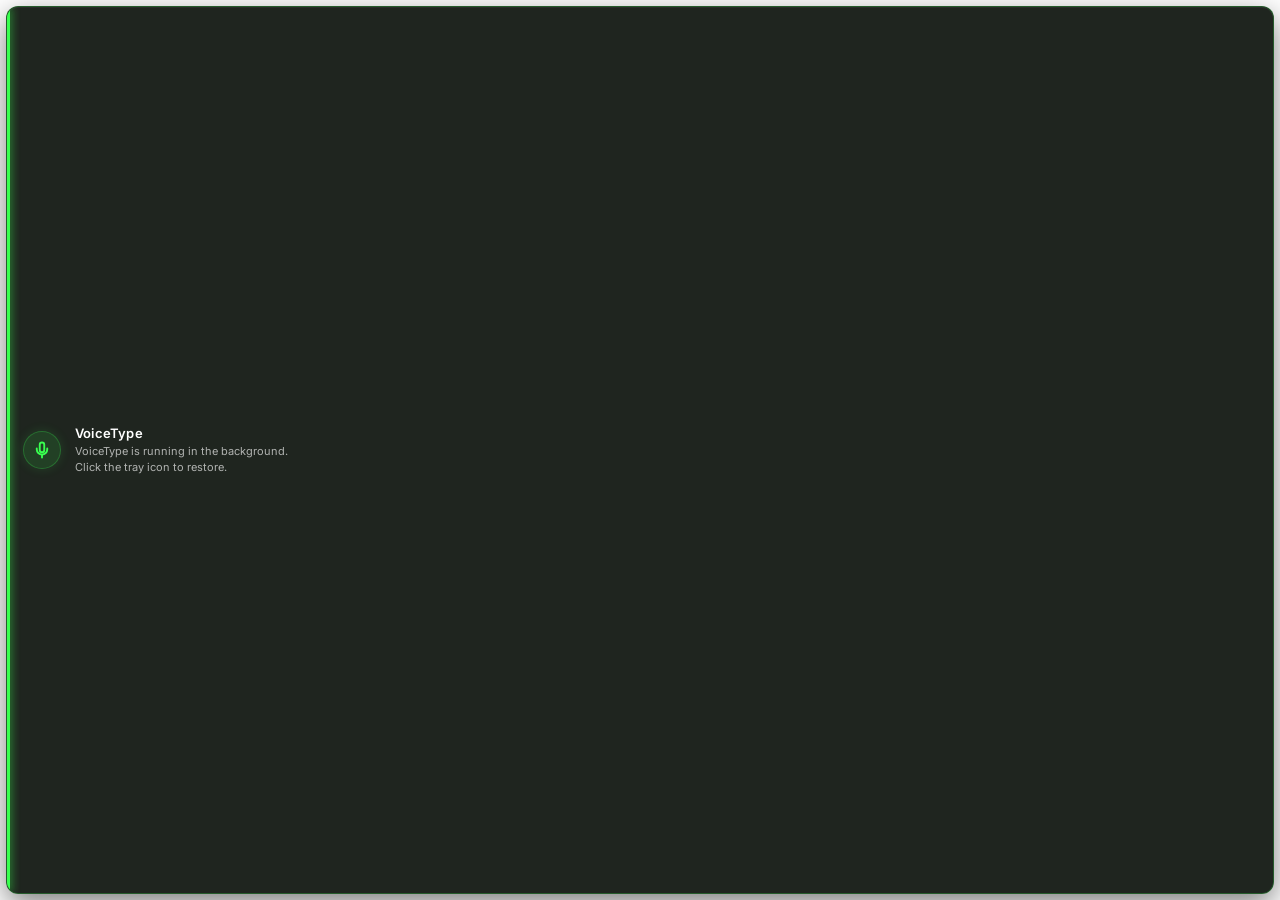
<file: src/notification.html>
<!DOCTYPE html>
<html lang="pl">
<head>
  <meta charset="UTF-8">
  <title>VoiceType Notification</title>
  <link rel="preconnect" href="https://fonts.googleapis.com">
  <link rel="preconnect" href="https://fonts.gstatic.com" crossorigin>
  <link href="https://fonts.googleapis.com/css2?family=Inter:wght@400;500;600&display=swap" rel="stylesheet">
  <style>
    :root {
      --bg-elevated: #141a14;
      --card-bg: rgba(20, 26, 20, 0.95);
      --border-accent: rgba(57, 255, 80, 0.25);
      --accent-green: #39ff50;
      --accent-green-dim: rgba(57, 255, 80, 0.12);
      --text-primary: #ffffff;
      --text-secondary: rgba(255, 255, 255, 0.65);
      --shadow-color: rgba(0, 0, 0, 0.5);
      --inset-shadow-color: rgba(255, 255, 255, 0.05);
    }

    [data-theme="light"] {
      --bg-elevated: #eef2f7;
      --card-bg: rgba(255, 255, 255, 0.95);
      --text-primary: #0f172a;
      --text-secondary: #475569;
      --shadow-color: rgba(15, 23, 42, 0.15);
      --inset-shadow-color: rgba(255, 255, 255, 0.5);
    }

    html, body {
      background: transparent !important;
      margin: 0;
      padding: 0;
      overflow: hidden;
      font-family: 'Inter', system-ui, sans-serif;
      user-select: none;
      width: 100%;
      height: 100%;
    }

    .notification-container {
      width: 100%;
      height: 100%;
      box-sizing: border-box;
      padding: 6px;
      display: flex;
      align-items: center;
      justify-content: center;
    }

    .notification-card {
      background: var(--card-bg);
      backdrop-filter: blur(10px);
      -webkit-backdrop-filter: blur(10px);
      border: 1px solid var(--border-accent);
      border-radius: 12px;
      padding: 12px 16px;
      display: flex;
      align-items: center;
      gap: 14px;
      box-shadow: 0 10px 30px var(--shadow-color), inset 0 1px 1px var(--inset-shadow-color);
      width: 100%;
      height: 100%;
      box-sizing: border-box;
      animation: slideInUp 0.4s cubic-bezier(0.16, 1, 0.3, 1) forwards;
      position: relative;
      overflow: hidden;
      transition: background-color 0.3s ease, border-color 0.3s ease, box-shadow 0.3s ease;
    }

    /* Left glowing status line */
    .notification-card::before {
      content: '';
      position: absolute;
      left: 0;
      top: 0;
      bottom: 0;
      width: 3px;
      background: var(--accent-green);
      box-shadow: 0 0 10px var(--accent-green);
      transition: background-color 0.3s ease, box-shadow 0.3s ease;
    }

    @keyframes slideInUp {
      from {
        opacity: 0;
        transform: translateY(20px) scale(0.97);
      }
      to {
        opacity: 1;
        transform: translateY(0) scale(1);
      }
    }

    .notification-card.fade-out {
      animation: slideOutRight 0.3s cubic-bezier(0.16, 1, 0.3, 1) forwards;
    }

    @keyframes slideOutRight {
      from {
        opacity: 1;
        transform: translateX(0) scale(1);
      }
      to {
        opacity: 0;
        transform: translateX(30px) scale(0.97);
      }
    }

    .icon-container {
      display: flex;
      align-items: center;
      justify-content: center;
      width: 36px;
      height: 36px;
      background: var(--accent-green-dim);
      border: 1px solid var(--border-accent);
      border-radius: 50%;
      color: var(--accent-green);
      flex-shrink: 0;
      box-shadow: 0 0 12px var(--accent-green-dim);
      transition: background-color 0.3s ease, border-color 0.3s ease, color 0.3s ease, box-shadow 0.3s ease;
    }

    .icon-container svg {
      width: 18px;
      height: 18px;
    }

    .content {
      display: flex;
      flex-direction: column;
      gap: 3px;
      flex-grow: 1;
    }

    .title {
      font-size: 13px;
      font-weight: 600;
      color: var(--text-primary);
      letter-spacing: 0.2px;
      transition: color 0.3s ease;
    }

    .message {
      font-size: 11px;
      color: var(--text-secondary);
      line-height: 1.4;
      transition: color 0.3s ease;
    }
  </style>
  <script>
    // Extract theme/color parameters from URL synchronously to avoid FOUC (Flash of Unstyled Content)
    (function() {
      const ACCENT_PRESETS = {
        neon: { main: '#39ff50', sec: '#e0147a', dim: 'rgba(57,255,80,0.12)', border: 'rgba(57,255,80,0.25)' },
        electric: { main: '#00d4ff', sec: '#7b2fff', dim: 'rgba(0,212,255,0.12)', border: 'rgba(0,212,255,0.25)' },
        plasma: { main: '#9b59ff', sec: '#e0147a', dim: 'rgba(155,89,255,0.12)', border: 'rgba(155,89,255,0.25)' },
        amber: { main: '#ff8c00', sec: '#ff2d6f', dim: 'rgba(255,140,0,0.12)', border: 'rgba(255,140,0,0.25)' },
        rose: { main: '#ff2d6f', sec: '#ff8c00', dim: 'rgba(255,45,111,0.12)', border: 'rgba(255,45,111,0.25)' },
        arctic: { main: '#e8f4f8', sec: '#4a9eff', dim: 'rgba(232,244,248,0.12)', border: 'rgba(232,244,248,0.25)' }
      };

      function hexToRgba(hex, alpha) {
        if (!hex || typeof hex !== 'string') return `rgba(57,255,80,${alpha})`;
        let c = hex.replace('#', '');
        if (c.length === 3) c = c.split('').map(x => x + x).join('');
        const num = parseInt(c, 16);
        if (isNaN(num)) return `rgba(57,255,80,${alpha})`;
        return `rgba(${(num >> 16) & 255}, ${(num >> 8) & 255}, ${num & 255}, ${alpha})`;
      }

      function applyAppearanceSettings(config) {
        if (!config || !config.ui) return;
        const ui = config.ui;

        document.documentElement.setAttribute('data-theme', ui.theme || 'dark');

        const isDual = ui.dual_accent || false;
        const presetKey = ui.accent_preset || 'neon';
        let mainColor, secColor, dimColor, borderColor;

        if (presetKey === 'custom') {
          mainColor = ui.accent_custom_main || '#39ff50';
          secColor = isDual ? (ui.accent_custom_sec || '#e0147a') : mainColor;
          dimColor = hexToRgba(mainColor, 0.12);
          borderColor = hexToRgba(mainColor, 0.25);
        } else {
          const preset = ACCENT_PRESETS[presetKey] || ACCENT_PRESETS.neon;
          mainColor = preset.main;
          secColor = isDual ? preset.sec : mainColor;
          dimColor = preset.dim;
          borderColor = preset.border;
        }

        const pulseColor = hexToRgba(mainColor, 0.4);

        document.documentElement.style.setProperty('--accent-green', mainColor);
        document.documentElement.style.setProperty('--accent-green-dim', dimColor);
        document.documentElement.style.setProperty('--border-accent', borderColor);
        document.documentElement.style.setProperty('--accent-green-pulse', pulseColor);
      }

      window.applyAppearanceSettings = applyAppearanceSettings;

      const urlParams = new URLSearchParams(window.location.search);
      const themeParam = urlParams.get('theme');
      const presetParam = urlParams.get('accent_preset');
      const dualParam = urlParams.get('dual_accent') === 'true';
      const mainParam = urlParams.get('accent_custom_main');
      const secParam = urlParams.get('accent_custom_sec');

      if (themeParam || presetParam) {
        applyAppearanceSettings({
          ui: {
            theme: themeParam,
            accent_preset: presetParam,
            dual_accent: dualParam,
            accent_custom_main: mainParam,
            accent_custom_sec: secParam
          }
        });
      }
    })();
  </script>
</head>
<body>
  <div class="notification-container">
    <div class="notification-card" id="card">
      <div class="icon-container">
        <!-- Action / status icon -->
        <svg id="icon-svg" viewBox="0 0 24 24" fill="none" stroke="currentColor" stroke-width="2.5" stroke-linecap="round" stroke-linejoin="round">
          <path d="M12 2a3 3 0 0 0-3 3v7a3 3 0 0 0 6 0V5a3 3 0 0 0-3-3Z"/>
          <path d="M19 10v1a7 7 0 0 1-14 0v-1"/>
          <line x1="12" x2="12" y1="19" y2="22"/>
        </svg>
      </div>
      <div class="content">
        <div class="title" id="title">VoiceType</div>
        <div class="message" id="message">Aplikacja działa w tle.<br>Kliknij ikonę w zasobniku, aby powrócić.</div>
      </div>
    </div>
  </div>

  <script>
    const locales = {
      en: {
        tray: {
          title: "VoiceType",
          message: "VoiceType is running in the background.<br>Click the tray icon to restore."
        },
        no_input: {
          title: "VoiceType",
          message: "Text could not be typed and was copied to clipboard."
        }
      },
      pl: {
        tray: {
          title: "VoiceType",
          message: "Aplikacja działa w tle.<br>Kliknij ikonę w zasobniku, aby powrócić."
        },
        no_input: {
          title: "VoiceType",
          message: "Tekst nie mógł zostać wpisany i został skopiowany do schowka."
        }
      }
    };

    let currentLang = "en";
    let fadeTimeout = null;

    function applyNotificationUI(notifType) {
      const langLocales = locales[currentLang] || locales.en;
      const locale = langLocales[notifType] || langLocales.tray;

      document.getElementById('title').textContent = locale.title;
      document.getElementById('message').innerHTML = locale.message;

      const iconSvg = document.getElementById('icon-svg');
      if (iconSvg) {
        if (notifType === 'no_input') {
          iconSvg.innerHTML = `<rect x="8" y="2" width="8" height="4" rx="1" ry="1"/><path d="M16 4h2a2 2 0 0 1 2 2v14a2 2 0 0 1-2 2H6a2 2 0 0 1-2-2V6a2 2 0 0 1 2-2h2"/><path d="M12 11h4"/><path d="M12 16h4"/><path d="M8 11h.01"/><path d="M8 16h.01"/>`;
        } else {
          iconSvg.innerHTML = `<path d="M12 2a3 3 0 0 0-3 3v7a3 3 0 0 0 6 0V5a3 3 0 0 0-3-3Z"/><path d="M19 10v1a7 7 0 0 1-14 0v-1"/><line x1="12" x2="12" y1="19" y2="22"/>`;
        }
      }

      const card = document.getElementById('card');
      if (card) {
        card.classList.remove('fade-out');
      }

      if (fadeTimeout) clearTimeout(fadeTimeout);
      fadeTimeout = setTimeout(() => {
        if (card) card.classList.add('fade-out');
      }, 3300);
    }

    async function initLocalization() {
      const urlParams = new URLSearchParams(window.location.search);
      const notifType = urlParams.get('type') || 'tray';

      try {
        if (window.__TAURI__) {
          const config = await window.__TAURI__.core.invoke('get_config');
          if (config) {
            if (config.general && config.general.language) {
              currentLang = config.general.language;
            }
            if (window.applyAppearanceSettings) {
              window.applyAppearanceSettings(config);
            }
          }
          
          window.__TAURI__.event.listen('show_notification', async (event) => {
            try {
              const updatedConfig = await window.__TAURI__.core.invoke('get_config');
              if (updatedConfig && window.applyAppearanceSettings) {
                window.applyAppearanceSettings(updatedConfig);
              }
            } catch (e) {
              console.error("Failed to fetch updated config on show_notification", e);
            }
            applyNotificationUI(event.payload || 'tray');
          });
        }
      } catch (e) {
        console.error("Failed to fetch language config", e);
      }

      applyNotificationUI(notifType);
    }

    // Initialize translations
    initLocalization();
  </script>
</body>
</html>
</file>
<file: src/styles/variables.css>
:root {
  --bg-primary:     #080c08;
  --bg-secondary:   #0e130e;
  --bg-elevated:    #141a14;
  --card-bg:        rgba(14, 19, 14, 0.8);
  --border-subtle:  rgba(255,255,255,0.07);
  --border-accent:  rgba(57,255,80,0.25);
  --accent-green:   #39ff50;
  --accent-magenta: #e0147a;
  --accent-green-dim: rgba(57,255,80,0.12);
  --accent-green-pulse: rgba(57,255,80,0.4);
  --accent-contrast-text: #080c08;
  --bg-overlay:     rgba(14, 19, 14, 0.9);
  --text-primary:   #ffffff;
  --text-secondary: rgba(255,255,255,0.55);
  --text-muted:     rgba(255,255,255,0.25);
  --radius-sm: 6px; --radius-md: 12px; --radius-lg: 18px; --radius-xl: 24px;
  --space-xs: 4px; --space-sm: 8px; --space-md: 16px;
  --space-lg: 24px; --space-xl: 32px; --space-2xl: 48px;

  /* Density Defaults */
  --card-padding: 20px;
  --sidebar-font-size: 14px;
}

[data-theme="light"] {
  --bg-primary:     #f4f6f9;
  --bg-secondary:   #ffffff;
  --bg-elevated:    #eef2f7;
  --card-bg:        rgba(255, 255, 255, 0.85);
  --border-subtle:  rgba(0, 0, 0, 0.08);
  --border-accent:  rgba(16, 185, 129, 0.3);
  --text-primary:   #0f172a;
  --text-secondary: #475569;
  --text-muted:     #94a3b8;
  --accent-green:   #10b981;
  --accent-magenta: #db2777;
  --accent-green-dim: rgba(16, 185, 129, 0.12);
  --accent-green-pulse: rgba(16, 185, 129, 0.4);
  --accent-contrast-text: #ffffff;
  --bg-overlay:     rgba(244, 246, 249, 0.92);
}

/* Density Modifiers */
html.density-compact, body.density-compact {
  --card-padding: 14px;
  --space-md: 11px;
  --space-lg: 17px;
  --sidebar-font-size: 13px;
}

html.density-spacious, body.density-spacious {
  --card-padding: 26px;
  --space-md: 20px;
  --space-lg: 29px;
}

* { box-sizing: border-box; margin: 0; padding: 0; }
body { 
  background-color: var(--bg-primary); 
  color: var(--text-primary); 
  font-family: Inter, system-ui, sans-serif; 
  transition: background-color 0.3s ease, color 0.3s ease;
}
</file>
<file: src/styles/app.css>
/*
 * Style Module: Cyberpunk Unified Stylesheet
 * Single Responsibility: Defines the layout, typography, animations, custom scrollbars,
 * and page layouts for the dark cyberpunk accent theme (neon green/magenta).
 * Note: File length exceeds 300 lines to maintain atomic styles, CSS variables hierarchy,
 * and prevent styling precedence/loading race conditions inside Tauri.
 */

/* App Layout & Base Styles */
body {
  font-family: 'Inter', sans-serif;
  background-color: var(--bg-primary);
  color: var(--text-primary);
  overflow: hidden;
  height: 100vh;
  display: flex;
  flex-direction: column;
}

/* Custom Titlebar */
.titlebar {
  height: 40px;
  background: var(--bg-secondary);
  border-bottom: 1px solid var(--border-subtle);
  display: flex;
  justify-content: space-between;
  align-items: center;
  padding: 0 16px;
  user-select: none;
}

.titlebar-title {
  font-family: 'Space Grotesk', sans-serif;
  font-weight: 800;
  font-size: 14px;
  letter-spacing: 0.05em;
  color: var(--text-primary);
  text-transform: uppercase;
}

.titlebar-controls {
  display: flex;
  gap: 8px;
  z-index: 10;
}

.titlebar-btn {
  background: none;
  border: none;
  color: var(--text-secondary);
  cursor: pointer;
  width: 28px;
  height: 28px;
  display: flex;
  align-items: center;
  justify-content: center;
  border-radius: var(--radius-sm);
  transition: all 0.2s ease;
  font-size: 16px;
}

.titlebar-btn:hover {
  background: var(--bg-elevated);
  color: var(--text-primary);
}

.titlebar-btn.close:hover {
  background: #ff3b3b;
  color: white;
}

/* Main Area Container */
.app-body {
  display: flex;
  flex: 1;
  height: calc(100vh - 40px);
  overflow: hidden;
}

/* Sidebar */
.sidebar {
  width: 64px;
  height: 100%;
  background: var(--bg-secondary);
  border-right: 1px solid var(--border-subtle);
  display: flex;
  flex-direction: column;
  align-items: center;
  padding: 20px 0;
  gap: 16px;
}

.sidebar-btn {
  width: 48px;
  height: 48px;
  border: none;
  background: transparent;
  color: var(--text-secondary);
  border-radius: var(--radius-md);
  cursor: pointer;
  position: relative;
  display: flex;
  align-items: center;
  justify-content: center;
  transition: all 0.2s ease;
}

.sidebar-btn:hover {
  color: var(--accent-green);
  background: rgba(255, 255, 255, 0.03);
}

.sidebar-btn.active {
  background: var(--accent-green-dim);
  color: var(--accent-green);
  border-left: 3px solid var(--accent-green);
  border-radius: 0 var(--radius-md) var(--radius-md) 0;
}
body.dual-accent .sidebar-btn.active {
  border-left-color: var(--accent-magenta);
}

.sidebar-btn svg {
  width: 20px;
  height: 20px;
  fill: none;
  stroke: currentColor;
  stroke-width: 2;
  stroke-linecap: round;
  stroke-linejoin: round;
}

.sidebar-spacer {
  flex-grow: 1;
}

/* Sidebar Tooltip */
.sidebar-btn::after {
  content: attr(data-tooltip);
  position: absolute;
  left: 74px;
  background: var(--bg-elevated);
  border: 1px solid var(--border-subtle);
  color: var(--text-primary);
  padding: 6px 10px;
  font-size: 12px;
  border-radius: var(--radius-sm);
  white-space: nowrap;
  opacity: 0;
  pointer-events: none;
  transition: opacity 0.15s ease, transform 0.15s ease;
  transform: translateX(-5px);
  z-index: 100;
  font-weight: 500;
  box-shadow: 0 4px 12px rgba(0, 0, 0, 0.5);
}

.sidebar-btn:hover::after {
  opacity: 1;
  transform: translateX(0);
}

/* Content Area */
.content-area {
  flex: 1;
  height: 100%;
  overflow-y: auto;
  padding: 20px;
  background: var(--bg-primary);
}

.page {
  display: none;
  animation: page-fade-in 0.3s ease;
}

.page.active {
  display: block;
}

/* About Page Custom Elements */
.about-header {
  display: flex;
  justify-content: space-between;
  align-items: flex-start;
  background: linear-gradient(135deg, var(--accent-green-dim), var(--bg-elevated));
  border: 1px solid var(--border-subtle);
  border-radius: 16px;
  padding: 24px;
}

.telemetry-widget {
  background: var(--bg-elevated);
  border: 1px solid var(--border-subtle);
  border-radius: 12px;
  padding: 18px;
  font-family: 'Consolas', 'Fira Code', monospace;
}

@keyframes page-fade-in {
  from { opacity: 0; transform: translateY(4px); }
  to { opacity: 1; transform: translateY(0); }
}

/* Grid Layout for Dashboard */
.dashboard-grid {
  display: grid;
  grid-template-columns: 58% 42%;
  gap: 16px;
  height: 100%;
}

.dashboard-left, .dashboard-right {
  display: flex;
  flex-direction: column;
  gap: 16px;
}

/* Card System */
.card {
  background: var(--card-bg);
  border: 1px solid var(--border-subtle);
  border-radius: 18px;
  backdrop-filter: blur(20px);
  padding: var(--card-padding, 20px);
  position: relative;
  overflow: hidden;
  box-shadow: 0 8px 32px rgba(0, 0, 0, 0.2);
}

.card::before {
  content: '';
  position: absolute;
  top: 0;
  left: 0;
  right: 0;
  height: 1px;
  background: linear-gradient(90deg, rgba(255,255,255,0.1), rgba(255,255,255,0.03));
}

.card-title {
  font-family: 'Space Grotesk', sans-serif;
  font-weight: 700;
  font-size: 11px;
  letter-spacing: 0.1em;
  text-transform: uppercase;
  color: var(--text-muted);
  margin-bottom: 16px;
}

/* Karta Orb */
.card-orb {
  display: flex;
  flex-direction: column;
  align-items: center;
  justify-content: center;
  text-align: center;
  padding: 30px 20px;
}

.orb-container {
  position: relative;
  width: 180px;
  height: 180px;
  display: flex;
  align-items: center;
  justify-content: center;
  margin-bottom: 16px;
}

.orb-glow {
  position: absolute;
  width: 140px;
  height: 140px;
  border-radius: 50%;
  filter: blur(30px);
  opacity: 0.15;
  transition: all 0.5s ease;
}

.orb {
  width: 140px;
  height: 140px;
  border-radius: 50%;
  position: relative;
  cursor: pointer;
  transition: transform 0.2s ease, filter 0.3s ease;
  z-index: 2;
  border: 1px solid rgba(255, 255, 255, 0.1);
}

.orb:hover {
  transform: scale(1.02);
}

/* Stan IDLE: ciemna kula, delikatna poświata co 3s */
.orb.idle {
  background: radial-gradient(circle at 40% 35%, #1a2a1a, #080c08);
  box-shadow: 0 0 20px rgba(57,255,80,0.05);
  animation: orb-idle-pulse 3s ease-in-out infinite;
}
.orb.idle ~ .orb-glow {
  background: var(--accent-green);
  opacity: 0.1;
  animation: orb-glow-pulse 3s ease-in-out infinite;
}

/* Stan DICTATING: zielono-magentowy, szybka animacja */
.orb.dictating {
  background: radial-gradient(circle at 40% 35%, #39ff50, #e0147a 80%, #080c08);
  box-shadow: 0 0 40px rgba(57,255,80,0.3), 0 0 80px rgba(224,20,122,0.15);
  animation: orb-dictating-pulse 0.8s ease-in-out infinite alternate;
}
.orb.dictating ~ .orb-glow {
  background: linear-gradient(135deg, var(--accent-green), var(--accent-magenta));
  opacity: 0.4;
  filter: blur(40px);
  animation: orb-glow-fast-pulse 0.8s ease-in-out infinite alternate;
}

/* Stan LISTENING: niebiesko-zielona wibracja */
.orb.listening {
  background: radial-gradient(circle at 40% 35%, #39ff50, #00d2ff 80%, #080c08);
  box-shadow: 0 0 30px rgba(0,210,255,0.25);
  animation: orb-idle-pulse 1.5s ease-in-out infinite;
}
.orb.listening ~ .orb-glow {
  background: #00d2ff;
  opacity: 0.25;
}

/* Stan PROCESSING: bursztynowo-fioletowa pulsacja (przetwarzanie mowy przez CPU/GPU) */
.orb.processing {
  background: radial-gradient(circle at 40% 35%, #a855f7, #3b82f6 80%, #080c08);
  box-shadow: 0 0 35px rgba(168,85,247,0.35);
  animation: orb-idle-pulse 1s ease-in-out infinite;
}
.orb.processing ~ .orb-glow {
  background: #a855f7;
  opacity: 0.3;
}

/* Stan PAUSED: żółty */
.orb.paused {
  background: radial-gradient(circle at 40% 35%, #f5a623, #080c08);
  box-shadow: 0 0 20px rgba(245,166,35,0.2);
}
.orb.paused ~ .orb-glow {
  background: #f5a623;
  opacity: 0.15;
}

/* Stan ERROR: czerwony + shake */
.orb.error {
  background: radial-gradient(circle at 40% 35%, #ff3b3b, #080c08);
  box-shadow: 0 0 35px rgba(255,59,59,0.35);
  animation: orb-shake 0.4s ease-in-out;
}
.orb.error ~ .orb-glow {
  background: #ff3b3b;
  opacity: 0.3;
}

/* Keyframes */
@keyframes orb-idle-pulse {
  0%, 100% { opacity: 0.85; transform: scale(1.0); }
  50% { opacity: 1; transform: scale(0.98); }
}

@keyframes orb-glow-pulse {
  0%, 100% { transform: scale(1.0); opacity: 0.08; }
  50% { transform: scale(1.2); opacity: 0.18; }
}

@keyframes orb-dictating-pulse {
  from { transform: scale(0.97); }
  to { transform: scale(1.04); }
}

@keyframes orb-glow-fast-pulse {
  from { transform: scale(0.9); opacity: 0.25; }
  to { transform: scale(1.3); opacity: 0.55; }
}

@keyframes orb-shake {
  0%, 100% { transform: translateX(0); }
  20%, 60% { transform: translateX(-6px); }
  40%, 80% { transform: translateX(6px); }
}

/* Status Text below Orb */
.status-text {
  font-family: 'Space Grotesk', sans-serif;
  font-size: 16px;
  font-weight: 700;
  letter-spacing: 0.05em;
  text-transform: uppercase;
  color: var(--text-primary);
  margin-top: 8px;
}

.status-subtext {
  font-size: 12px;
  color: var(--text-secondary);
  margin-top: 4px;
}

/* Karta Live Transcript */
.card-transcript {
  flex-grow: 1;
  display: flex;
  flex-direction: column;
}

.transcript-container {
  flex: 1;
  min-height: 180px;
  max-height: 320px;
  overflow-y: auto;
  font-family: 'JetBrains Mono', monospace;
  font-size: 13.5px;
  line-height: 1.6;
  color: var(--text-primary);
  padding: 10px 0;
  display: flex;
  flex-direction: column;
  gap: 8px;
  scroll-behavior: smooth;
}

.transcript-placeholder {
  color: var(--text-muted);
  display: flex;
  align-items: center;
  justify-content: center;
  height: 100%;
  font-style: italic;
}

.transcript-line {
  word-wrap: break-word;
  animation: line-fade-in 0.2s ease;
}

.transcript-line.partial {
  color: var(--accent-green);
  animation: partial-flicker 1.5s ease-in-out infinite alternate;
}

.transcript-line.final {
  color: var(--text-primary);
}

@keyframes line-fade-in {
  from { opacity: 0; transform: translateY(3px); }
  to { opacity: 1; transform: translateY(0); }
}

@keyframes partial-flicker {
  0%, 100% { opacity: 0.75; }
  50% { opacity: 1.0; }
}

/* Chips System (Trigger Words) */
.chips-container {
  display: flex;
  flex-wrap: wrap;
  gap: 8px;
  margin-bottom: 16px;
  min-height: 32px;
}

.chip {
  display: inline-flex;
  align-items: center;
  gap: 6px;
  background: var(--accent-green-dim);
  border: 1px solid var(--border-accent);
  border-radius: 20px;
  padding: 6px 12px;
  font-size: 13px;
  font-weight: 500;
  color: var(--accent-green);
  transition: all 0.2s ease;
  animation: chip-pop 0.2s cubic-bezier(0.175, 0.885, 0.32, 1.275);
}

@keyframes chip-pop {
  from { transform: scale(0.8); opacity: 0; }
  to { transform: scale(1); opacity: 1; }
}

.chip-remove {
  cursor: pointer;
  color: var(--text-muted);
  font-size: 16px;
  line-height: 1;
  display: flex;
  align-items: center;
  justify-content: center;
  width: 14px;
  height: 14px;
  border-radius: 50%;
  transition: all 0.2s ease;
}

.chip-remove:hover {
  color: #ff3b3b;
  background: rgba(255, 59, 59, 0.1);
}

/* Forms & Inputs */
.input-group {
  display: flex;
  gap: 8px;
}

.input-field {
  flex: 1;
  background: var(--bg-elevated);
  border: 1px solid var(--border-subtle);
  border-radius: var(--radius-md);
  padding: 10px 14px;
  color: var(--text-primary);
  font-family: 'Inter', sans-serif;
  font-size: 13px;
  outline: none;
  transition: all 0.2s ease;
}

.input-field:focus {
  border-color: var(--border-accent);
  box-shadow: 0 0 10px var(--accent-green-dim, rgba(57, 255, 80, 0.1));
}

.btn-primary {
  background: var(--accent-green);
  border: none;
  border-radius: var(--radius-md);
  color: var(--accent-contrast-text, #080c08);
  font-family: 'Space Grotesk', sans-serif;
  font-weight: 700;
  font-size: 12px;
  text-transform: uppercase;
  letter-spacing: 0.05em;
  padding: 0 16px;
  cursor: pointer;
  transition: all 0.2s ease;
  box-shadow: 0 4px 15px rgba(0, 0, 0, 0.15);
}

body.dual-accent .btn-primary {
  background: linear-gradient(135deg, var(--accent-green), var(--accent-magenta));
}

.btn-primary:hover {
  filter: brightness(1.1);
  box-shadow: 0 6px 20px rgba(0, 0, 0, 0.25);
  transform: translateY(-1px);
}

.btn-secondary {
  background: rgba(255, 255, 255, 0.06);
  border: 1px solid var(--border-subtle);
  border-radius: var(--radius-md);
  color: var(--text-primary);
  font-family: 'Space Grotesk', sans-serif;
  font-weight: 600;
  font-size: 13px;
  padding: 10px 20px;
  cursor: pointer;
  transition: all 0.2s ease;
  display: inline-flex;
  align-items: center;
  justify-content: center;
  box-shadow: 0 2px 8px rgba(0, 0, 0, 0.2);
}

.btn-secondary:hover {
  background: rgba(255, 255, 255, 0.12);
  border-color: rgba(255, 255, 255, 0.25);
  color: #ffffff;
  transform: translateY(-1px);
}

.btn-danger {
  background: #ff4d4d;
  border: none;
  border-radius: var(--radius-md);
  color: #ffffff;
  font-family: 'Space Grotesk', sans-serif;
  font-weight: 700;
  font-size: 12px;
  text-transform: uppercase;
  letter-spacing: 0.05em;
  padding: 10px 20px;
  cursor: pointer;
  transition: all 0.2s ease;
  box-shadow: 0 4px 15px rgba(255, 77, 77, 0.3);
}

.btn-danger:hover {
  filter: brightness(1.15);
  box-shadow: 0 6px 20px rgba(255, 77, 77, 0.4);
  transform: translateY(-1px);
}

.btn-hazard {
  background: rgba(255, 68, 0, 0.12);
  border: 1px solid rgba(255, 68, 0, 0.45);
  border-radius: 8px;
  color: #ff4400;
  font-family: 'Space Grotesk', sans-serif;
  font-weight: 700;
  font-size: 12px;
  text-transform: uppercase;
  letter-spacing: 0.05em;
  padding: 10px 20px;
  cursor: pointer;
  transition: all 0.2s ease;
  display: flex;
  align-items: center;
  gap: 6px;
  white-space: nowrap;
  flex-shrink: 0;
  box-shadow: 0 4px 12px rgba(255, 68, 0, 0.1);
}

.btn-hazard:hover {
  background: rgba(255, 68, 0, 0.25);
  border-color: #ff4400;
  box-shadow: 0 6px 15px rgba(255, 68, 0, 0.3);
  transform: translateY(-1px);
}

.btn-hazard:active {
  transform: translateY(0);
}

/* Engine Card */
.engine-info-row {
  display: flex;
  justify-content: space-between;
  align-items: center;
}

.engine-details {
  display: flex;
  flex-direction: column;
  gap: 4px;
}

.engine-name {
  font-size: 15px;
  font-weight: 700;
  color: var(--text-primary);
}

.engine-badge {
  display: inline-block;
  font-size: 10px;
  text-transform: uppercase;
  letter-spacing: 0.05em;
  font-weight: 600;
  color: var(--text-secondary);
  background: var(--bg-elevated);
  padding: 2px 6px;
  border-radius: 4px;
  border: 1px solid var(--border-subtle);
  align-self: flex-start;
}

.btn-text-accent {
  background: none;
  border: none;
  color: var(--accent-green);
  font-family: 'Space Grotesk', sans-serif;
  font-weight: 700;
  font-size: 11px;
  text-transform: uppercase;
  letter-spacing: 0.05em;
  cursor: pointer;
  transition: opacity 0.2s ease;
  padding: 6px 12px;
  border-radius: var(--radius-sm);
}

.btn-text-accent:hover {
  background: var(--accent-green-dim);
}

.btn-provider-link {
  display: inline-flex;
  align-items: center;
  gap: 8px;
  background: var(--accent-green-dim, rgba(57, 255, 80, 0.08));
  border: 1px solid var(--border-accent);
  color: var(--accent-green);
  font-family: 'Space Grotesk', sans-serif;
  font-weight: 600;
  font-size: 12px;
  padding: 8px 14px;
  border-radius: var(--radius-md);
  cursor: pointer;
  transition: all 0.2s ease;
  text-decoration: none;
}

.btn-provider-link:hover {
  background: var(--accent-green);
  color: var(--bg-primary);
  box-shadow: 0 0 15px var(--border-accent, rgba(57, 255, 80, 0.25));
  transform: translateY(-1px);
}

/* Stats Card */
.stats-grid {
  display: grid;
  grid-template-columns: 1fr 1fr;
  gap: 16px;
}

.stat-item {
  display: flex;
  flex-direction: column;
  gap: 4px;
}

.stat-val {
  font-family: 'Space Grotesk', sans-serif;
  font-size: 26px;
  font-weight: 800;
  color: var(--text-primary);
}

.stat-lbl {
  font-size: 11px;
  text-transform: uppercase;
  letter-spacing: 0.05em;
  color: var(--text-secondary);
  font-weight: 500;
}

/* Scrollbar Customization */
::-webkit-scrollbar {
  width: 6px;
}
::-webkit-scrollbar-track {
  background: transparent;
}
::-webkit-scrollbar-thumb {
  background: rgba(255, 255, 255, 0.05);
  border-radius: var(--radius-sm);
}
::-webkit-scrollbar-thumb:hover {
  background: rgba(255, 255, 255, 0.12);
}

/* Toast Notification System */
.toast-container {
  position: fixed;
  bottom: 90px;
  right: 24px;
  display: flex;
  flex-direction: column;
  gap: 8px;
  z-index: 200000;
  pointer-events: none;
}

.toast {
  min-width: 260px;
  max-width: 340px;
  background: var(--bg-elevated);
  border: 1px solid var(--border-subtle);
  border-radius: 10px;
  padding: 12px 16px;
  display: flex;
  gap: 12px;
  align-items: flex-start;
  animation: toast-in 0.25s cubic-bezier(0.175, 0.885, 0.32, 1.275);
  box-shadow: 0 10px 25px rgba(0, 0, 0, 0.5);
  pointer-events: auto;
  position: relative;
  overflow: hidden;
}

.toast::after {
  content: '';
  position: absolute;
  left: 0;
  top: 0;
  bottom: 0;
  width: 3px;
  background-color: var(--toast-border-color, var(--accent-green));
}

.toast.success {
  --toast-border-color: #39ff50;
}

.toast.info {
  --toast-border-color: #4a9eff;
}

.toast.error {
  --toast-border-color: #ff3b3b;
}

.toast-content {
  flex-grow: 1;
  display: flex;
  flex-direction: column;
  gap: 3px;
}

.toast-title {
  font-family: 'Space Grotesk', sans-serif;
  font-size: 13px;
  font-weight: 700;
  color: var(--text-primary);
}

.toast-message {
  font-size: 12px;
  color: var(--text-secondary);
  line-height: 1.4;
}

.toast-close {
  background: none;
  border: none;
  color: var(--text-muted);
  cursor: pointer;
  font-size: 14px;
  line-height: 1;
  padding: 2px;
  transition: color 0.2s ease;
  display: flex;
  align-items: center;
  justify-content: center;
}

.toast-close:hover {
  color: var(--text-primary);
}

@keyframes toast-in {
  from { transform: translateX(20px); opacity: 0; }
  to { transform: translateX(0); opacity: 1; }
}

@keyframes toast-out {
  from { transform: translateX(0); opacity: 1; }
  to { transform: translateX(40px); opacity: 0; }
}

/* Settings Layout */
.settings-layout {
  display: flex;
  flex-direction: column;
  gap: 20px;
}

.settings-tabs {
  display: flex;
  gap: 8px;
  border-bottom: 1px solid var(--border-subtle);
  padding-bottom: 8px;
}

.settings-tab-btn {
  background: transparent;
  border: none;
  color: var(--text-secondary);
  font-family: 'Space Grotesk', sans-serif;
  font-weight: 700;
  font-size: 13px;
  text-transform: uppercase;
  letter-spacing: 0.05em;
  padding: 8px 16px;
  cursor: pointer;
  border-radius: var(--radius-sm);
  transition: all 0.2s ease;
}

.settings-tab-btn:hover {
  color: var(--text-primary);
  background: var(--bg-secondary);
}

.settings-tab-btn.active {
  color: var(--accent-green);
  background: var(--accent-green-dim);
  border-bottom: 2px solid var(--accent-green);
}
body.dual-accent .settings-tab-btn.active {
  border-bottom-color: var(--accent-magenta);
}

.settings-tab-content {
  display: none;
  animation: page-fade-in 0.2s ease;
}

.settings-tab-content.active {
  display: block;
}

.settings-grid {
  display: grid;
  grid-template-columns: repeat(auto-fit, minmax(280px, 1fr));
  gap: 16px;
}

/* Checkbox System */
.checkbox-container {
  display: flex;
  align-items: center;
  gap: 10px;
  cursor: pointer;
  user-select: none;
}

.checkbox-container input[type="checkbox"] {
  appearance: none;
  -webkit-appearance: none;
  width: 18px;
  height: 18px;
  border: 1px solid var(--border-subtle);
  border-radius: 4px;
  background: var(--bg-elevated);
  outline: none;
  cursor: pointer;
  position: relative;
  transition: all 0.2s ease;
}

.checkbox-container input[type="checkbox"]:checked {
  background: var(--accent-green-dim);
  border-color: var(--accent-green);
}

.checkbox-container input[type="checkbox"]:checked::after {
  content: '';
  position: absolute;
  left: 5px;
  top: 2px;
  width: 5px;
  height: 9px;
  border: solid var(--accent-green);
  border-width: 0 2px 2px 0;
  transform: rotate(45deg);
}

.checkbox-label {
  font-size: 13px;
  color: var(--text-secondary);
  line-height: 1.4;
  transition: color 0.2s ease;
}

.checkbox-container:hover .checkbox-label {
  color: var(--text-primary);
}

/* Slider (Range) Customization */
.slider-container {
  display: flex;
  flex-direction: column;
  gap: 8px;
}

.slider-header {
  display: flex;
  justify-content: space-between;
  align-items: center;
}

.slider-label {
  font-size: 13px;
  color: var(--text-secondary);
  font-weight: 500;
}

.slider-value {
  font-family: 'JetBrains Mono', monospace;
  font-size: 12px;
  color: var(--accent-green);
  font-weight: 600;
  background: var(--accent-green-dim);
  padding: 2px 8px;
  border-radius: 12px;
  border: 1px solid var(--border-accent);
}

input[type="range"] {
  -webkit-appearance: none;
  width: 100%;
  height: 4px;
  background: var(--bg-elevated);
  border-radius: 2px;
  outline: none;
  accent-color: var(--accent-green);
  transition: all 0.2s ease;
}

input[type="range"]::-webkit-slider-thumb {
  -webkit-appearance: none;
  appearance: none;
  width: 14px;
  height: 14px;
  border-radius: 50%;
  background: var(--accent-green);
  cursor: pointer;
  box-shadow: 0 0 10px var(--accent-green-pulse, rgba(57, 255, 80, 0.4));
  transition: transform 0.1s ease;
}

input[type="range"]::-webkit-slider-thumb:hover {
  transform: scale(1.2);
}

/* Form Layout */
.form-group {
  display: flex;
  flex-direction: column;
  gap: 8px;
}

.form-label {
  font-size: 12px;
  text-transform: uppercase;
  letter-spacing: 0.05em;
  color: var(--text-muted);
  font-weight: 600;
}

select.input-field {
  appearance: none;
  background-image: url("data:image/svg+xml;utf8,<svg fill='rgba(255,255,255,0.55)' height='24' viewBox='0 0 24 24' width='24' xmlns='http://www.w3.org/2000/svg'><path d='M7 10l5 5 5-5z'/><path d='M0 0h24v24H0z' fill='none'/></svg>");
  background-repeat: no-repeat;
  background-position: calc(100% - 10px) center;
  background-size: 20px;
  padding-right: 36px;
}

/* Speech Engine Grid & Bento Cards */
.engine-section-header {
  font-family: 'Space Grotesk', sans-serif;
  font-weight: 700;
  font-size: 11px;
  letter-spacing: 0.1em;
  text-transform: uppercase;
  color: var(--text-muted);
  margin-bottom: 12px;
  border-bottom: 1px solid var(--border-subtle);
  padding-bottom: 6px;
}

.engine-grid {
  display: grid;
  gap: 16px;
}

.engine-grid.offline {
  grid-template-columns: repeat(auto-fit, minmax(240px, 1fr));
}

.engine-grid.online {
  grid-template-columns: repeat(auto-fit, minmax(180px, 1fr));
}

.engine-card {
  background: rgba(14, 19, 14, 0.8);
  border: 1px solid rgba(255, 255, 255, 0.07);
  border-radius: 14px;
  padding: 16px;
  cursor: pointer;
  transition: all 0.2s cubic-bezier(0.165, 0.84, 0.44, 1);
  display: flex;
  flex-direction: column;
  gap: 10px;
  position: relative;
  box-shadow: 0 4px 12px rgba(0, 0, 0, 0.2);
}

.engine-card.active {
  border-color: var(--accent-green);
  background: var(--accent-green-dim);
  box-shadow: 0 4px 20px rgba(0, 0, 0, 0.2);
}
body.dual-accent .engine-card.active {
  border-color: var(--accent-magenta);
}

.engine-card:hover:not(.active) {
  border-color: rgba(255, 255, 255, 0.15);
  transform: translateY(-2px);
}

.engine-card-header {
  display: flex;
  justify-content: space-between;
  align-items: center;
}

.engine-card-name {
  font-family: 'Space Grotesk', sans-serif;
  font-size: 15px;
  font-weight: 700;
  color: var(--text-primary);
}

.engine-card-badge {
  font-size: 10px;
  font-weight: 600;
  text-transform: uppercase;
  letter-spacing: 0.05em;
  padding: 2px 8px;
  border-radius: 12px;
  border: 1px solid var(--border-subtle);
  color: var(--text-muted);
  transition: all 0.2s ease;
}

.engine-card-badge.active {
  background: var(--accent-green);
  color: var(--accent-contrast-text, #080c08);
  border: none;
}
body.dual-accent .engine-card-badge.active {
  background: linear-gradient(135deg, var(--accent-green), var(--accent-magenta));
}

.engine-card-desc {
  font-size: 12px;
  color: var(--text-secondary);
  line-height: 1.4;
}

.engine-card-target {
  font-size: 11px;
  color: var(--text-muted);
}

.engine-card.compact {
  padding: 12px 16px;
  gap: 4px;
}

/* Radio Button Styling */
.radio-group {
  display: flex;
  gap: 16px;
  flex-wrap: wrap;
}

.radio-container {
  display: flex;
  align-items: center;
  gap: 8px;
  cursor: pointer;
  user-select: none;
}

.radio-container input[type="radio"] {
  appearance: none;
  -webkit-appearance: none;
  width: 18px;
  height: 18px;
  border: 1px solid var(--border-subtle);
  border-radius: 50%;
  background: var(--bg-elevated);
  outline: none;
  cursor: pointer;
  position: relative;
  transition: all 0.2s ease;
}

.radio-container input[type="radio"]:checked {
  border-color: var(--accent-green);
  background: var(--accent-green-dim);
}

.radio-container input[type="radio"]:checked::after {
  content: '';
  position: absolute;
  left: 5px;
  top: 5px;
  width: 6px;
  height: 6px;
  border-radius: 50%;
  background: var(--accent-green);
}

.radio-label {
  font-size: 13px;
  color: var(--text-secondary);
}

.radio-container input[type="radio"]:disabled {
  cursor: not-allowed;
  opacity: 0.5;
  border-color: var(--border-subtle) !important;
  background: rgba(255,255,255,0.02) !important;
}

.radio-container input[type="radio"]:disabled:checked::after {
  background: var(--text-muted) !important;
}

.radio-container input[type="radio"]:disabled + .radio-label {
  opacity: 0.5;
}

.radio-container:has(input[type="radio"]:disabled) {
  cursor: not-allowed;
}

/* Model Download Progress Layout */
.progress-bar-bg {
  width: 100%;
  height: 8px;
  background: var(--bg-secondary);
  border-radius: 4px;
  overflow: hidden;
  border: 1px solid var(--border-subtle);
}

.progress-bar-fill {
  height: 100%;
  background: linear-gradient(90deg, var(--accent-green), #00d2ff);
  border-radius: 4px;
  width: 0%;
  transition: width 0.3s ease;
  box-shadow: 0 0 10px var(--accent-green-pulse, rgba(57, 255, 80, 0.3));
}

.status-value.highlight {
  color: var(--accent-green);
  font-weight: 600;
}

/* Python Warning Badge */
.python-warning-badge {
  display: inline-block;
  padding: 3px 8px;
  border-radius: 4px;
  background: rgba(245, 158, 11, 0.1);
  border: 1px solid rgba(245, 158, 11, 0.3);
  color: #f59e0b;
  font-size: 11px;
  font-weight: 600;
  margin-left: 8px;
}

/* Custom Dialog / Modal Style */
.modal-backdrop {
  position: fixed;
  top: 0;
  left: 0;
  width: 100vw;
  height: 100vh;
  background: rgba(10, 10, 10, 0.7);
  backdrop-filter: blur(8px);
  z-index: 10000;
  display: flex;
  align-items: center;
  justify-content: center;
}

.modal-card {
  width: 90%;
  max-width: 440px;
  background: var(--bg-elevated);
  border: 1px solid var(--border-subtle);
  border-radius: 12px;
  padding: 24px;
  box-shadow: 0 20px 40px rgba(0, 0, 0, 0.6);
  animation: modal-zoom-in 0.25s cubic-bezier(0.175, 0.885, 0.32, 1.275);
}

@keyframes modal-zoom-in {
  from {
    opacity: 0;
    transform: scale(0.95);
  }
  to {
    opacity: 1;
    transform: scale(1);
  }
}

.modal-title {
  font-family: 'Space Grotesk', sans-serif;
  font-size: 18px;
  font-weight: 700;
  color: var(--text-primary);
  margin-bottom: 12px;
}

.modal-body p {
  font-size: 14px;
  color: var(--text-secondary);
  line-height: 1.6;
}

.modal-body code {
  background: rgba(255, 255, 255, 0.08);
  padding: 2px 6px;
  border-radius: 4px;
  font-family: monospace;
}

@keyframes spin {
  from { transform: rotate(0deg); }
  to { transform: rotate(360deg); }
}

.apply-floating-btn {
  position: fixed;
  bottom: 24px;
  right: 32px;
  padding: 14px 28px;
  background: var(--accent-green);
  color: #0d1117;
  border: none;
  border-radius: 30px;
  font-family: 'Space Grotesk', sans-serif;
  font-size: 14px;
  font-weight: 700;
  box-shadow: 0 8px 32px rgba(0, 229, 153, 0.35);
  cursor: pointer;
  z-index: 10000;
  transition: all 0.25s cubic-bezier(0.4, 0, 0.2, 1);
  display: flex;
  align-items: center;
  gap: 8px;
  backdrop-filter: blur(10px);
  border: 1px solid rgba(255, 255, 255, 0.1);
}

.apply-floating-btn:hover {
  transform: translateY(-2px);
  box-shadow: 0 12px 40px rgba(0, 229, 153, 0.5);
  background: #00ffaa;
}

.apply-floating-btn:active {
  transform: translateY(1px);
}

/* ==========================================
   APPEARANCE & THEMING EXTENSIONS
   ========================================== */

/* Background Variants */
body.bg-void {
  background-color: var(--bg-primary);
  background-image: none;
}

body.bg-grid {
  background-image: 
    linear-gradient(to right, rgba(255,255,255,0.04) 1px, transparent 1px),
    linear-gradient(to bottom, rgba(255,255,255,0.04) 1px, transparent 1px);
  background-size: 24px 24px;
}

[data-theme="light"] body.bg-grid {
  background-image: 
    linear-gradient(to right, rgba(0,0,0,0.04) 1px, transparent 1px),
    linear-gradient(to bottom, rgba(0,0,0,0.04) 1px, transparent 1px);
}

body.bg-dots {
  background-image: radial-gradient(rgba(255, 255, 255, 0.08) 1px, transparent 1px);
  background-size: 16px 16px;
}

[data-theme="light"] body.bg-dots {
  background-image: radial-gradient(rgba(0, 0, 0, 0.1) 1px, transparent 1px);
}

body.bg-clean {
  background-image: none !important;
}

/* Animation Intensity Controls */
body.anim-none *, body.anim-none *::before, body.anim-none *::after {
  animation: none !important;
  transition-duration: 0.001s !important;
}

body.anim-subtle .orb {
  animation-duration: 4s !important;
}

body.anim-subtle .page {
  animation: page-fade-in 0.15s ease !important;
}

/* Orb Styles */
/* Liquid (Default) */
.orb.orb-style-liquid.dictating {
  animation: orb-liquid-morph 3s ease-in-out infinite alternate !important;
}
@keyframes orb-liquid-morph {
  0% { border-radius: 50%; transform: scale(1); }
  33% { border-radius: 60% 40% 70% 30% / 40% 60% 30% 70%; transform: scale(1.03); }
  66% { border-radius: 40% 60% 30% 70% / 60% 30% 70% 40%; transform: scale(0.98); }
  100% { border-radius: 50%; transform: scale(1.02); }
}

/* Pulse (Radar rings) */
.orb.orb-style-pulse {
  border-radius: 50% !important;
}
.orb.orb-style-pulse.dictating {
  animation: orb-radar-ping 1.2s cubic-bezier(0, 0.2, 0.8, 1) infinite !important;
}
@keyframes orb-radar-ping {
  0% { box-shadow: 0 0 0 0 var(--accent-green); }
  70% { box-shadow: 0 0 0 30px rgba(0, 0, 0, 0); }
  100% { box-shadow: 0 0 0 0 rgba(0, 0, 0, 0); }
}

/* Neon Ring */
.orb.orb-style-neon-ring {
  background: transparent !important;
  border: 4px solid var(--accent-green) !important;
  box-shadow: inset 0 0 20px var(--accent-green), 0 0 30px var(--accent-green) !important;
}
.orb.orb-style-neon-ring.dictating {
  border-color: var(--accent-magenta) !important;
  box-shadow: inset 0 0 25px var(--accent-magenta), 0 0 40px var(--accent-magenta) !important;
}

/* Crystal */
.orb.orb-style-crystal {
  clip-path: polygon(30% 0%, 70% 0%, 100% 30%, 100% 70%, 70% 100%, 30% 100%, 0% 70%, 0% 30%) !important;
  border-radius: 0 !important;
}

/* Minimal */
.orb.orb-style-minimal {
  width: 32px !important;
  height: 32px !important;
  border-radius: 50% !important;
}
.orb-container:has(.orb-style-minimal) {
  height: 80px !important;
}

/* Appearance UI Control Components */
.appearance-grid {
  display: grid;
  grid-template-columns: repeat(auto-fit, minmax(280px, 1fr));
  gap: 20px;
}

.preset-grid {
  display: grid;
  grid-template-columns: repeat(3, 1fr);
  gap: 10px;
  margin-top: 12px;
}

.preset-card {
  background: rgba(255,255,255,0.03);
  border: 1px solid var(--border-subtle);
  border-radius: var(--radius-md);
  padding: 12px;
  cursor: pointer;
  display: flex;
  flex-direction: column;
  align-items: center;
  gap: 8px;
  transition: all 0.2s ease;
}

.preset-card:hover {
  background: rgba(255,255,255,0.08);
  border-color: var(--text-secondary);
}

.preset-card.active {
  border-color: var(--accent-green);
  background: var(--accent-green-dim);
  box-shadow: 0 0 12px var(--accent-green-dim);
}
body.dual-accent .preset-card.active {
  border-color: var(--accent-magenta);
}

.preset-swatch {
  width: 100%;
  height: 24px;
  border-radius: var(--radius-sm);
  display: flex;
  overflow: hidden;
}

.preset-swatch-main { flex: 2; height: 100%; }
.preset-swatch-sec { flex: 1; height: 100%; }

.preset-name {
  font-size: 12px;
  font-weight: 600;
  color: var(--text-primary);
}

.option-grid {
  display: grid;
  grid-template-columns: repeat(auto-fit, minmax(100px, 1fr));
  gap: 8px;
  margin-top: 10px;
}

.option-btn {
  background: rgba(255,255,255,0.03);
  border: 1px solid var(--border-subtle);
  color: var(--text-secondary);
  padding: 10px;
  border-radius: var(--radius-md);
  font-size: 13px;
  font-weight: 500;
  cursor: pointer;
  text-align: center;
  transition: all 0.2s ease;
}

.option-btn:hover {
  color: var(--text-primary);
  background: rgba(255,255,255,0.06);
}

.option-btn.active {
  background: var(--accent-green-dim);
  color: var(--accent-green);
  border-color: var(--accent-green);
  font-weight: 700;
}

/* Auto-Update Notification Banner */
.update-notification-container {
  position: fixed;
  bottom: 24px;
  right: 24px;
  z-index: 10010;
  max-width: 380px;
  width: calc(100% - 48px);
  pointer-events: auto;
}

.update-card {
  background: var(--bg-elevated);
  border: 1px solid var(--border-accent);
  border-radius: var(--radius-md);
  padding: 16px;
  box-shadow: 0 12px 32px rgba(0, 0, 0, 0.6);
  backdrop-filter: blur(12px);
  animation: toast-in 0.3s cubic-bezier(0.175, 0.885, 0.32, 1.275);
}

.update-header {
  display: flex;
  align-items: center;
  gap: 10px;
  margin-bottom: 8px;
}

.update-title {
  font-family: 'Space Grotesk', sans-serif;
  font-weight: 700;
  font-size: 14px;
  color: var(--text-primary);
}

.update-message {
  font-size: 13px;
  color: var(--text-secondary);
  line-height: 1.4;
  margin-bottom: 12px;
}

.update-progress-container {
  width: 100%;
  height: 6px;
  background: rgba(255, 255, 255, 0.08);
  border-radius: 3px;
  overflow: hidden;
  margin-top: 8px;
}

.update-progress-bar {
  height: 100%;
  background: linear-gradient(90deg, var(--accent-green), var(--accent-magenta, #059669));
  border-radius: 3px;
  transition: width 0.2s ease;
}

.update-actions {
  display: flex;
  gap: 10px;
  justify-content: flex-end;
  margin-top: 12px;
}

/* Custom option styles inside select elements */
select.input-field option {
  background-color: var(--bg-elevated);
  color: var(--text-primary);
}

/* Custom spinner loader */
.spinner {
  width: 16px;
  height: 16px;
  border: 2px solid var(--border-subtle);
  border-top-color: var(--accent-green);
  border-radius: 50%;
  display: inline-block;
  animation: spin 0.8s linear infinite;
}

/* Toast progress bar and animations */
.toast-timer {
  position: absolute;
  bottom: 0;
  left: 0;
  height: 3px;
  background-color: rgba(255, 255, 255, 0.2);
  width: 100%;
  transform-origin: left;
  pointer-events: none;
  transition: transform 0.05s linear;
}

/* GPU settings warning icon styling */
#whisper-gpu-warning, #dashboard-gpu-warning {
  transition: transform 0.2s ease;
}
#whisper-gpu-warning:hover, #dashboard-gpu-warning:hover {
  transform: scale(1.15);
}

/* Quick download button highlighting pulse */
@keyframes btn-download-highlight-pulse {
  0% {
    box-shadow: 0 4px 15px rgba(0, 0, 0, 0.15), 0 0 0 0 var(--accent-green);
    transform: scale(1);
  }
  50% {
    box-shadow: 0 4px 15px rgba(0, 0, 0, 0.15), 0 0 0 12px var(--accent-green-pulse, rgba(57, 255, 80, 0.4));
    transform: scale(1.04);
  }
  100% {
    box-shadow: 0 4px 15px rgba(0, 0, 0, 0.15), 0 0 0 0 var(--accent-green);
    transform: scale(1);
  }
}

.btn-highlight-pulse {
  animation: btn-download-highlight-pulse 1.8s infinite ease-in-out !important;
}

/* Global Processing Banner */
.global-processing-banner {
  display: flex;
  align-items: center;
  gap: 14px;
  background: linear-gradient(135deg, rgba(16, 185, 129, 0.15), rgba(0, 210, 255, 0.08));
  border: 1px solid rgba(16, 185, 129, 0.35);
  box-shadow: 0 4px 20px rgba(0, 0, 0, 0.25);
  border-radius: 12px;
  padding: 12px 18px;
  margin-bottom: 16px;
  backdrop-filter: blur(10px);
  animation: processingBannerFadeIn 0.3s ease;
}

@keyframes processingBannerFadeIn {
  from { opacity: 0; transform: translateY(-8px); }
  to { opacity: 1; transform: translateY(0); }
}

.processing-spinner {
  width: 20px;
  height: 20px;
  border: 2px solid rgba(16, 185, 129, 0.3);
  border-top-color: var(--accent-green, #39ff50);
  border-radius: 50%;
  flex-shrink: 0;
  animation: spin 0.8s linear infinite;
}

.processing-text-content {
  display: flex;
  flex-direction: column;
  gap: 2px;
}

.processing-title {
  font-size: 13px;
  font-weight: 600;
  color: var(--text-primary);
}

.processing-detail {
  font-size: 11px;
  color: var(--text-secondary);
}

/* Microphone Test Feature Styles */
.btn-secondary-custom {
  background: var(--bg-elevated);
  border: 1px solid var(--border-subtle);
  border-radius: var(--radius-md);
  color: var(--text-primary);
  font-family: 'Space Grotesk', sans-serif;
  font-weight: 700;
  font-size: 11px;
  text-transform: uppercase;
  letter-spacing: 0.05em;
  padding: 10px 16px;
  cursor: pointer;
  transition: all 0.2s ease;
  display: flex;
  align-items: center;
  justify-content: center;
  gap: 8px;
}

.btn-secondary-custom:hover {
  background: rgba(255, 255, 255, 0.05);
  border-color: var(--text-muted);
  transform: translateY(-1px);
}

.btn-secondary-custom.active {
  background: rgba(255, 77, 77, 0.1);
  border-color: #ff4d4d;
  color: #ff4d4d;
}

.mic-test-container {
  display: flex;
  flex-direction: column;
}

.mic-level-bar-bg {
  width: 100%;
  height: 8px;
  background: var(--bg-elevated);
  border-radius: 4px;
  overflow: hidden;
  border: 1px solid var(--border-subtle);
  position: relative;
}

.mic-level-bar-fill {
  width: 0%;
  height: 100%;
  background: linear-gradient(90deg, var(--accent-green) 0%, #a3ff00 70%, #ff4d4d 100%);
  transition: width 0.05s ease;
}

.mic-test-warning {
  font-size: 11px;
  color: #ff9f43;
  margin-top: 4px;
  display: flex;
  align-items: center;
  gap: 4px;
}

/* Button Error Shake & Highlight Animation */
@keyframes btn-shake-error {
  0% { transform: translateX(0); background-color: #ef4444 !important; border-color: #ef4444 !important; box-shadow: 0 0 14px rgba(239, 68, 68, 0.7) !important; }
  15% { transform: translateX(-8px); background-color: #ef4444 !important; }
  30% { transform: translateX(8px); background-color: #ef4444 !important; }
  45% { transform: translateX(-6px); background-color: #ef4444 !important; }
  60% { transform: translateX(6px); background-color: #ef4444 !important; }
  75% { transform: translateX(-3px); background-color: #ef4444 !important; }
  90% { transform: translateX(3px); background-color: #ef4444 !important; }
  100% { transform: translateX(0); }
}

.btn-shake-error {
  animation: btn-shake-error 0.5s ease-in-out !important;
  background-color: #ef4444 !important;
  border-color: #ef4444 !important;
  box-shadow: 0 0 14px rgba(239, 68, 68, 0.7) !important;
  color: #ffffff !important;
}

/* Changelog Styles */
.changelog-version-btn {
  padding: 8px 10px;
  border-radius: 6px;
  cursor: pointer;
  display: flex;
  flex-direction: column;
  gap: 3px;
  border: 1px solid transparent;
  background: rgba(255, 255, 255, 0.01);
  transition: all 0.2s ease;
  user-select: none;
}

.changelog-version-btn:hover {
  background: rgba(255, 255, 255, 0.05);
  border-color: var(--border-subtle);
}

.changelog-version-btn.active {
  background: var(--accent-green-dim);
  border-color: var(--border-accent);
}

.changelog-version-btn.current {
  border-left: 3px solid var(--accent-green);
}

.changelog-version-btn.current.active {
  border-left: 3px solid var(--accent-green);
}

/* Onboarding Wizard Modal Overlay */
.onboarding-backdrop {
  position: fixed;
  top: 0;
  left: 0;
  right: 0;
  bottom: 0;
  background: rgba(4, 6, 4, 0.85);
  backdrop-filter: blur(20px);
  -webkit-backdrop-filter: blur(20px);
  z-index: 500000;
  display: flex;
  align-items: center;
  justify-content: center;
  animation: modal-fade-in 0.4s cubic-bezier(0.16, 1, 0.3, 1) forwards;
}

.onboarding-card {
  width: 600px;
  height: 480px;
  background: rgba(14, 20, 14, 0.95);
  border: 1px solid rgba(57, 255, 80, 0.15);
  box-shadow: 0 20px 60px rgba(57, 255, 80, 0.1), inset 0 1px 1px rgba(255, 255, 255, 0.05);
  border-radius: 18px;
  display: flex;
  flex-direction: column;
  overflow: hidden;
  position: relative;
}

/* Glow effects in card background */
.onboarding-card::before {
  content: '';
  position: absolute;
  top: -150px;
  left: 50%;
  transform: translateX(-50%);
  width: 300px;
  height: 200px;
  background: radial-gradient(circle, rgba(57, 255, 80, 0.12) 0%, rgba(57, 255, 80, 0) 70%);
  pointer-events: none;
}

.onboarding-header {
  padding: 24px 32px 12px 32px;
  flex-shrink: 0;
}

.onboarding-body {
  padding: 0 32px;
  flex: 1;
  overflow-y: auto;
  position: relative;
}

.onboarding-footer {
  padding: 20px 32px 24px 32px;
  border-top: 1px solid var(--border-subtle);
  display: flex;
  justify-content: space-between;
  align-items: center;
  flex-shrink: 0;
}

/* Step container and animations */
.onboarding-step {
  display: none;
  flex-direction: column;
  height: 100%;
}

.onboarding-step.active {
  display: flex;
  animation: step-slide-in 0.35s cubic-bezier(0.16, 1, 0.3, 1) forwards;
}

@keyframes step-slide-in {
  from {
    opacity: 0;
    transform: translateY(10px);
  }
  to {
    opacity: 1;
    transform: translateY(0);
  }
}

/* Onboarding specific elements */
.onboard-logo-container {
  display: flex;
  justify-content: center;
  margin-bottom: 12px;
}

.onboard-orb {
  width: 54px;
  height: 54px;
  border-radius: 50%;
  background: radial-gradient(circle, #39ff50 0%, #15803d 100%);
  box-shadow: 0 0 25px rgba(57, 255, 80, 0.5);
  animation: onboard-orb-pulse 2s infinite ease-in-out;
}

@keyframes onboard-orb-pulse {
  0%, 100% {
    transform: scale(1);
    box-shadow: 0 0 20px rgba(57, 255, 80, 0.4);
  }
  50% {
    transform: scale(1.05);
    box-shadow: 0 0 35px rgba(57, 255, 80, 0.7);
  }
}

/* Onboarding option choices grid */
.onboard-options-grid {
  display: grid;
  grid-template-columns: repeat(2, 1fr);
  gap: 16px;
  margin-top: 14px;
}

.onboard-option-card {
  background: rgba(255, 255, 255, 0.02);
  border: 1px solid var(--border-subtle);
  border-radius: 12px;
  padding: 16px;
  cursor: pointer;
  transition: all 0.25s ease;
  display: flex;
  flex-direction: column;
  gap: 8px;
}

.onboard-option-card:hover {
  background: rgba(255, 255, 255, 0.04);
  border-color: rgba(57, 255, 80, 0.3);
}

.onboard-option-card.active {
  background: var(--accent-green-dim);
  border-color: var(--accent-green);
  box-shadow: 0 0 15px rgba(57, 255, 80, 0.15);
}

.onboard-option-card-title {
  font-family: 'Space Grotesk', sans-serif;
  font-weight: 700;
  font-size: 14px;
  color: var(--text-primary);
}

.onboard-option-card-desc {
  font-size: 11px;
  color: var(--text-secondary);
  line-height: 1.4;
}

/* Language selector button in onboarding */
.onboard-lang-select-container {
  display: flex;
  justify-content: center;
  gap: 14px;
  margin-top: 24px;
}

.onboard-lang-btn {
  background: rgba(255, 255, 255, 0.02);
  border: 1px solid var(--border-subtle);
  border-radius: 12px;
  padding: 12px 20px;
  cursor: pointer;
  transition: all 0.25s ease;
  display: flex;
  align-items: center;
  gap: 10px;
  font-family: 'Space Grotesk', sans-serif;
  font-weight: 700;
  font-size: 14px;
  color: var(--text-secondary);
}

.onboard-lang-btn:hover {
  border-color: rgba(57, 255, 80, 0.3);
  color: var(--text-primary);
}

.onboard-lang-btn.active {
  background: var(--accent-green-dim);
  border-color: var(--accent-green);
  color: var(--text-primary);
  box-shadow: 0 0 15px rgba(57, 255, 80, 0.15);
}

/* Download box styles */
.onboard-download-box {
  background: rgba(255, 255, 255, 0.02);
  border: 1px solid var(--border-subtle);
  border-radius: 12px;
  padding: 18px;
  margin-top: 14px;
  display: flex;
  flex-direction: column;
  gap: 14px;
}

.onboard-progress-bar-container {
  width: 100%;
  height: 6px;
  background: rgba(255, 255, 255, 0.05);
  border-radius: 3px;
  overflow: hidden;
  position: relative;
}

.onboard-progress-bar-fill {
  width: 0%;
  height: 100%;
  background: linear-gradient(90deg, #10b981, #39ff50);
  border-radius: 3px;
  transition: width 0.2s ease;
}

/* Checklist / Preferences styles */
.onboard-prefs-list {
  display: flex;
  flex-direction: column;
  gap: 14px;
  margin-top: 18px;
}

/* Finish Summary box */
.onboard-summary-box {
  background: rgba(255, 255, 255, 0.02);
  border: 1px solid var(--border-subtle);
  border-radius: 12px;
  padding: 16px 20px;
  margin-top: 18px;
  display: flex;
  flex-direction: column;
  gap: 10px;
  font-size: 13px;
}

.onboard-summary-row {
  display: flex;
  justify-content: space-between;
}

.onboard-summary-label {
  color: var(--text-secondary);
}

.onboard-summary-value {
  font-weight: 600;
  color: var(--text-primary);
}

/* Onboarding indicator dots in footer */
.onboard-dots {
  display: flex;
  gap: 6px;
}

.onboard-dot {
  width: 6px;
  height: 6px;
  border-radius: 50%;
  background: rgba(255, 255, 255, 0.15);
  transition: all 0.3s ease;
}

.onboard-dot.active {
  background: var(--accent-green);
  width: 16px;
  border-radius: 3px;
  box-shadow: 0 0 8px var(--accent-green);
}

/* Redesigned Onboarding Elements */
.onboard-skip-link {
  position: absolute;
  top: 24px;
  right: 32px;
  font-size: 12px;
  color: var(--text-muted);
  text-decoration: none;
  font-weight: 600;
  transition: color 0.2s;
}

.onboard-skip-link:hover {
  color: var(--accent-green);
  text-shadow: 0 0 6px rgba(57, 255, 80, 0.3);
}

.gpu-status-banner {
  padding: 8px 12px;
  border-radius: 8px;
  font-size: 11px;
  font-weight: 600;
  line-height: 1.4;
  background: rgba(16, 185, 129, 0.08);
  border: 1px solid rgba(16, 185, 129, 0.2);
  color: var(--accent-green);
  display: flex;
  align-items: center;
  gap: 6px;
}

.gpu-status-banner.no-gpu {
  background: rgba(245, 158, 11, 0.08);
  border-color: rgba(245, 158, 11, 0.2);
  color: #f59e0b;
}

.onboard-profile-card {
  background: rgba(255, 255, 255, 0.02);
  border: 1px solid var(--border-subtle);
  border-radius: 8px;
  padding: 10px 6px;
  cursor: pointer;
  text-align: center;
  transition: all 0.2s;
  display: flex;
  flex-direction: column;
  align-items: center;
  gap: 4px;
}

.onboard-profile-card:hover {
  border-color: rgba(57, 255, 80, 0.25);
  background: rgba(255, 255, 255, 0.04);
}

.onboard-profile-card.active {
  background: var(--accent-green-dim);
  border-color: var(--accent-green);
  box-shadow: 0 0 10px rgba(57, 255, 80, 0.1);
}

.profile-card-title {
  font-size: 11px;
  font-weight: 700;
  color: var(--text-primary);
}

.profile-card-badge {
  font-size: 9px;
  background: rgba(255, 255, 255, 0.06);
  padding: 2px 6px;
  border-radius: 4px;
  color: var(--text-secondary);
  font-weight: 600;
}

.onboard-profile-card.active .profile-card-badge {
  background: rgba(57, 255, 80, 0.15);
  color: var(--accent-green);
}

.gb-pill-btn {
  flex: 1;
  background: rgba(255, 255, 255, 0.02);
  border: 1px solid var(--border-subtle);
  color: var(--text-secondary);
  padding: 6px 0;
  border-radius: 6px;
  cursor: pointer;
  font-size: 11px;
  font-family: 'JetBrains Mono', monospace;
  font-weight: 700;
  transition: all 0.2s;
}

.gb-pill-btn:hover {
  border-color: rgba(57, 255, 80, 0.25);
  color: var(--text-primary);
}

.gb-pill-btn.active {
  background: var(--accent-green);
  border-color: var(--accent-green);
  color: #0b130b;
  box-shadow: 0 0 8px rgba(57, 255, 80, 0.3);
}

.onboard-matched-model-box {
  background: rgba(255, 255, 255, 0.01);
  border: 1px dashed var(--border-subtle);
  border-radius: 8px;
  padding: 8px 12px;
}

.onboard-upgrade-prompt {
  display: flex;
  gap: 8px;
  background: rgba(57, 255, 80, 0.05);
  border: 1px solid rgba(57, 255, 80, 0.15);
  border-radius: 8px;
  padding: 10px;
}

.upgrade-prompt-icon {
  font-size: 14px;
}

.upgrade-prompt-body {
  display: flex;
  flex-direction: column;
}

.upgrade-prompt-title {
  font-size: 10px;
  font-weight: 700;
  color: var(--accent-green);
  text-transform: uppercase;
}

.upgrade-prompt-text {
  font-size: 11px;
  color: var(--text-secondary);
  line-height: 1.35;
  margin-top: 2px;
}


/* ==========================================================================
   Statistics Page Styles
   ========================================================================== */

/* KPI Cards Grid */
.stats-cards-grid {
  display: grid;
  grid-template-columns: repeat(auto-fit, minmax(160px, 1fr));
  gap: 16px;
  margin-bottom: 24px;
}

.stats-card {
  background: var(--card-bg);
  border: 1px solid var(--border-subtle);
  border-radius: var(--radius-md);
  padding: 16px;
  display: flex;
  flex-direction: column;
  gap: 8px;
  position: relative;
  overflow: hidden;
  transition: transform 0.2s ease, border-color 0.2s ease, box-shadow 0.2s ease;
}

.stats-card::before {
  content: '';
  position: absolute;
  top: 0; left: 0; right: 0; height: 2px;
  background: linear-gradient(90deg, var(--accent-green), transparent);
  opacity: 0.7;
}

.stats-card:hover {
  transform: translateY(-2px);
  border-color: var(--border-accent);
  box-shadow: 0 4px 20px rgba(57, 255, 80, 0.05);
}

.stats-card-title {
  font-size: 11px;
  text-transform: uppercase;
  letter-spacing: 0.05em;
  color: var(--text-secondary);
  font-weight: 500;
}

.stats-card-value {
  font-family: 'Space Grotesk', sans-serif;
  font-size: 26px;
  font-weight: 800;
  color: var(--text-primary);
}

/* Sections */
.stats-section-card {
  background: var(--card-bg);
  border: 1px solid var(--border-subtle);
  border-radius: var(--radius-md);
  padding: 20px;
  display: flex;
  flex-direction: column;
  gap: 16px;
}

.stats-section-title {
  font-family: 'Space Grotesk', sans-serif;
  font-size: 16px;
  font-weight: 700;
  color: var(--text-primary);
  margin: 0;
}

/* Heatmap Contribution Grid */
:root {
  --contrib-size: 10px;
  --contrib-gap: 2px;
}

.heatmap-wrapper {
  display: flex;
  flex-direction: column;
}

.heatmap-container {
  display: flex;
  gap: 0;
  width: 100%;
}

.heatmap-days-col {
  display: flex;
  flex-direction: column;
  flex-shrink: 0;
}

.heatmap-days-empty-spacer {
  height: 20px;
}

.heatmap-days-labels {
  display: grid;
  grid-template-rows: repeat(7, var(--contrib-size));
  gap: var(--contrib-gap);
  color: var(--text-secondary);
  font-size: 9px;
  line-height: var(--contrib-size);
  text-align: right;
  padding-right: 8px;
}

.heatmap-days-labels span:nth-child(1) { grid-row: 1; }
.heatmap-days-labels span:nth-child(2) { grid-row: 3; }
.heatmap-days-labels span:nth-child(3) { grid-row: 5; }

.heatmap-scrollable-area {
  flex: 1;
  overflow-x: auto;
  padding-bottom: 8px;
}

.heatmap-scrollable-area::-webkit-scrollbar {
  height: 6px;
}
.heatmap-scrollable-area::-webkit-scrollbar-track {
  background: transparent;
}
.heatmap-scrollable-area::-webkit-scrollbar-thumb {
  background: var(--border-subtle);
  border-radius: 3px;
}
.heatmap-scrollable-area::-webkit-scrollbar-thumb:hover {
  background: var(--text-muted);
}

.heatmap-months {
  display: grid;
  grid-template-columns: repeat(53, var(--contrib-size));
  gap: var(--contrib-gap);
  height: 16px;
  font-size: 9px;
  color: var(--text-muted);
  margin-bottom: 4px;
  position: relative;
}

.heatmap-months span {
  grid-row: 1;
  white-space: nowrap;
  font-size: 9px;
  color: var(--text-secondary);
}

.heatmap-grid {
  display: grid;
  grid-template-rows: repeat(7, var(--contrib-size));
  grid-auto-flow: column;
  gap: var(--contrib-gap);
  width: max-content;
}

.contrib-cell {
  width: var(--contrib-size);
  height: var(--contrib-size);
  border-radius: 2px;
  position: relative;
  transition: transform 0.1s ease;
  cursor: pointer;
}

.contrib-cell:hover {
  transform: scale(1.3);
  outline: 1px solid var(--text-primary);
  z-index: 10;
}

.contrib-cell.future {
  visibility: hidden;
  opacity: 0;
  pointer-events: none;
}

/* Contribution Levels */
.contrib-cell.lvl-0 {
  background: rgba(255, 255, 255, 0.04);
}
[data-theme="light"] .contrib-cell.lvl-0 {
  background: rgba(0, 0, 0, 0.05);
}

.contrib-cell.lvl-1 {
  background: var(--accent-green);
  opacity: 0.25;
}

.contrib-cell.lvl-2 {
  background: var(--accent-green);
  opacity: 0.50;
}

.contrib-cell.lvl-3 {
  background: var(--accent-green);
  opacity: 0.75;
}

.contrib-cell.lvl-4 {
  background: var(--accent-green);
  opacity: 1.0;
}

.heatmap-legend {
  display: flex;
  align-items: center;
  gap: 4px;
  margin-top: 10px;
  justify-content: flex-end;
}

.heatmap-legend .contrib-cell {
  cursor: default;
}
.heatmap-legend .contrib-cell:hover {
  transform: none;
  outline: none;
}

/* Tooltip for contribution cell */
.contrib-cell::after {
  content: attr(data-tooltip);
  position: absolute;
  bottom: 140%;
  left: 50%;
  transform: translateX(-50%) translateY(4px);
  background: var(--bg-elevated);
  border: 1px solid var(--border-subtle);
  color: var(--text-primary);
  padding: 4px 8px;
  font-size: 11px;
  border-radius: var(--radius-sm);
  white-space: nowrap;
  opacity: 0;
  pointer-events: none;
  transition: opacity 0.15s ease, transform 0.15s ease;
  z-index: 100;
  box-shadow: 0 4px 10px rgba(0, 0, 0, 0.4);
}

.contrib-cell:hover::after {
  opacity: 1;
  transform: translateX(-50%) translateY(0);
}

/* Custom Tooltip for Charts */
.chart-custom-tooltip {
  pointer-events: none;
  background: var(--bg-elevated);
  border: 1px solid var(--border-subtle);
  border-radius: var(--radius-md);
  padding: 10px 14px;
  box-shadow: 0 10px 25px rgba(0, 0, 0, 0.5);
  font-size: 12px;
  color: var(--text-primary);
  line-height: 1.5;
  transition: opacity 0.15s ease, transform 0.15s ease;
  backdrop-filter: blur(12px);
}
.chart-custom-tooltip .tooltip-header {
  font-weight: 700;
  font-size: 13px;
  color: var(--accent-green);
  border-bottom: 1px solid var(--border-subtle);
  padding-bottom: 6px;
  margin-bottom: 6px;
}
.chart-custom-tooltip .tooltip-row {
  display: flex;
  justify-content: space-between;
  gap: 16px;
  margin-bottom: 4px;
}
.chart-custom-tooltip .tooltip-label {
  color: var(--text-muted);
}
.chart-custom-tooltip .tooltip-value {
  font-weight: 600;
  color: var(--text-secondary);
}

.chart-hover-line {
  stroke: var(--accent-green);
  stroke-opacity: 0.35;
  stroke-width: 1;
  stroke-dasharray: 4,4;
  pointer-events: none;
}

.chart-dot {
  transition: r 0.15s ease, fill 0.15s ease;
  cursor: pointer;
}
.chart-dot:hover, .chart-dot.active {
  r: 5.5;
  fill: var(--text-primary);
  stroke: var(--accent-green);
  stroke-width: 2;
}

/* Charts Layout */
.stats-charts-row {
  display: flex;
  flex-wrap: wrap;
  gap: 20px;
}

.svg-chart-container {
  height: 200px;
  position: relative;
  display: flex;
  align-items: center;
  justify-content: center;
  padding: 10px 0;
}

.chart-bar {
  transition: fill-opacity 0.2s ease, filter 0.2s ease;
  cursor: pointer;
}

.chart-bar:hover {
  fill-opacity: 1;
  filter: drop-shadow(0px 0px 4px var(--accent-green));
}

/* Word cloud badge pills */
.stats-words-list {
  display: flex;
  flex-wrap: wrap;
  gap: 10px;
}

.word-badge {
  display: inline-flex;
  align-items: center;
  background: rgba(255, 255, 255, 0.03);
  border: 1px solid var(--border-subtle);
  border-radius: var(--radius-sm);
  padding: 6px 12px;
  font-size: 13px;
  gap: 8px;
  transition: border-color 0.2s ease, background 0.2s ease;
  cursor: default;
}
[data-theme="light"] .word-badge {
  background: rgba(0, 0, 0, 0.02);
}

.word-badge:hover {
  background: var(--accent-green-dim);
  border-color: var(--border-accent);
}

.word-text {
  color: var(--text-primary);
  font-weight: 500;
}

.word-count {
  color: var(--accent-green);
  font-size: 11px;
  background: rgba(57, 255, 80, 0.1);
  border-radius: 4px;
  padding: 2px 6px;
  font-weight: 700;
}
</file>
